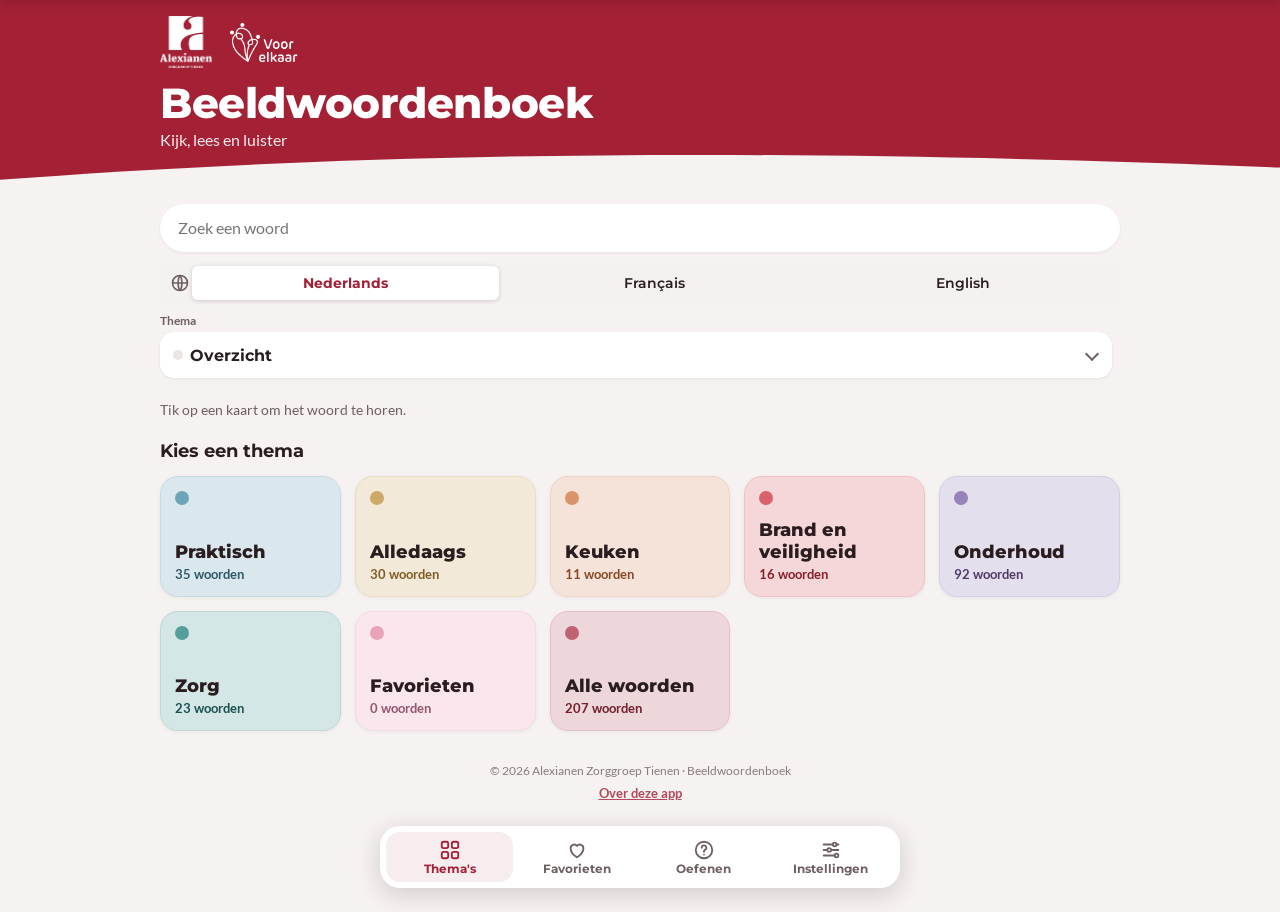
<file: index.html>
<!doctype html>
<html lang="nl" data-site="1">
<head>
<meta charset="utf-8">
<meta http-equiv="Content-Security-Policy" content="default-src 'self'; script-src 'self' 'sha256-Qb6pwYZi6vJoPMCQY2V7Xc53LhDkRSNo+FXHD5tPv6c='; style-src 'self' 'unsafe-inline'; img-src 'self' data: blob:; media-src 'self' blob:; font-src 'self'; connect-src 'self'; worker-src 'self'; manifest-src 'self'; object-src 'none'; base-uri 'none'; form-action 'none'">
<meta name="referrer" content="no-referrer">
<meta name="viewport" content="width=device-width,initial-scale=1,viewport-fit=cover">
<meta name="theme-color" content="#A32035">
<meta name="description" content="Foto's en pictogrammen met het Nederlandse woord en de uitspraak.">
<link rel="manifest" href="manifest.webmanifest">
<link rel="stylesheet" href="fonts/fonts.css">
<link rel="icon" href="icons/icon-192.png">
<link rel="apple-touch-icon" href="icons/apple-touch-icon.png">
<meta name="apple-mobile-web-app-capable" content="yes">
<meta name="apple-mobile-web-app-title" content="Beeldwoordenboek">
<style>:root{padding-top:env(safe-area-inset-top,0px);padding-bottom:env(safe-area-inset-bottom,0px)}body{margin:0}img{max-width:100%}[hidden]{display:none!important}</style>
</head>
<body>
<title>Beeldwoordenboek</title>
<style>
/* Layout: phone-first picture cards in a 2-column grid; tap a card for a full-screen word view with big play buttons. */
:root{
  --bg:#f3f5f7; --surface:#ffffff; --surface-2:#e8ecf0; --ink:#17212b; --muted:#5a6876; --line:#d3dae1;
  --accent:#1f4e79; --accent-ink:#ffffff; --focus:#e0a100;
  --fire:#c8202f; --exit:#00804a; --care:#0e7470; --daily:#b9862a; --maint:#6a4c9c; --prac:#2f7d9a; --kitchen:#c8642b; --other:#56606b;
  --font-display:"Lexend","Segoe UI",system-ui,sans-serif;
  --font-body:"Atkinson Hyperlegible","Segoe UI",system-ui,-apple-system,sans-serif;
  --r:14px;
}
@media (prefers-color-scheme: dark){:root:not([data-theme="light"]){
  --bg:#0f151b; --surface:#18212a; --surface-2:#222d38; --ink:#eef2f6; --muted:#9aa8b6; --line:#2e3a46;
  --accent:#7fb2e5; --accent-ink:#0b1824; --focus:#f2c14e; color-scheme:dark}}
:root[data-theme="dark"]{
  --bg:#0f151b; --surface:#18212a; --surface-2:#222d38; --ink:#eef2f6; --muted:#9aa8b6; --line:#2e3a46;
  --accent:#7fb2e5; --accent-ink:#0b1824; --focus:#f2c14e; color-scheme:dark}
*{box-sizing:border-box}
[hidden]{display:none!important}
html,body{background:var(--bg)}
body{color:var(--ink);font-family:var(--font-body);font-size:17px;line-height:1.45;padding-inline:16px;padding-block:0 96px}
button,input,select,textarea{font:inherit;color:inherit}
:focus-visible{outline:3px solid var(--focus);outline-offset:2px}
.wrap{max-width:960px;margin-inline:auto}
header.top{position:sticky;top:env(safe-area-inset-top,0px);z-index:5;background:var(--bg);padding-block:14px 10px;margin-inline:-16px;padding-inline:16px;border-bottom:1px solid var(--line)}
.brand{display:flex;align-items:center;justify-content:space-between;gap:12px}
.brand h1{font-family:var(--font-display);font-weight:700;font-size:1.35rem;margin:0;letter-spacing:-.01em}
.brand h1 small{display:block;font-family:var(--font-body);font-weight:400;font-size:.8rem;color:var(--muted);letter-spacing:0}
.icon-btn{border:1px solid var(--line);background:var(--surface);border-radius:999px;width:44px;height:44px;display:grid;place-items:center;cursor:pointer;flex:none}
.icon-btn svg{width:22px;height:22px}
.search{margin-top:10px;display:flex;gap:8px}
.search input{flex:1;min-width:0;border:1px solid var(--line);background:var(--surface);border-radius:12px;padding:10px 12px;font-size:1rem}
.chips{display:flex;gap:8px;overflow-x:auto;padding-block:10px 2px;scrollbar-width:none}
.chips::-webkit-scrollbar{display:none}
.chip{flex:none;border:1.5px solid var(--line);background:var(--surface);border-radius:999px;padding:7px 14px;font-weight:700;font-size:.92rem;cursor:pointer;display:flex;align-items:center;gap:7px}
.chip .dot{width:10px;height:10px;border-radius:3px;background:var(--c,var(--muted))}
.chip[aria-pressed="true"]{background:var(--ink);color:var(--bg);border-color:var(--ink)}
.langs{display:flex;align-items:center;gap:6px;margin-top:10px}
.langs svg{width:20px;height:20px;flex:none;color:var(--muted)}
.langs button{flex:1;min-width:0;border:1.5px solid var(--line);background:var(--surface);border-radius:10px;padding:7px 4px;font-weight:700;font-size:.9rem;cursor:pointer}
.langs button[aria-pressed="true"]{background:var(--accent);border-color:var(--accent);color:var(--accent-ink)}
.card .tr{display:block;margin-top:3px;font-size:.88rem;color:var(--muted);font-style:italic;line-height:1.25;overflow-wrap:break-word}
.lang-tabs{display:grid;grid-template-columns:repeat(3,1fr);gap:6px;background:var(--surface-2);padding:4px;border-radius:12px}
.lang-tabs button{border:none;background:transparent;border-radius:9px;padding:9px 4px;font-weight:700;cursor:pointer;min-height:44px}
.lang-tabs button[aria-selected="true"]{background:var(--surface);color:var(--accent);box-shadow:0 1px 3px rgba(0,0,0,.15)}
.lang-tabs button:disabled{opacity:.4;cursor:default}
.tr-p{color:var(--muted);font-style:italic}
.helper-tr{text-align:center;color:var(--muted);font-style:italic;margin:-6px 0 0;font-size:1.05rem}
.notice{margin-block:12px 0;font-size:.9rem;color:var(--muted)}
.notice b{color:var(--ink)}
.grid{display:grid;grid-template-columns:repeat(auto-fill,minmax(150px,1fr));gap:12px;margin-top:14px}
.card{background:var(--surface);border:1px solid var(--line);border-radius:var(--r);overflow:hidden;cursor:pointer;display:flex;flex-direction:column;text-align:left;padding:0;position:relative}
.card .pic{aspect-ratio:1/1;width:100%;max-width:100%;background:var(--surface-2);display:grid;place-items:center;overflow:hidden}
.card .pic img,.card .pic svg{width:100%;height:100%;object-fit:contain;display:block}
.card .pic{position:relative}
.card .pic img{position:absolute;inset:0;background:var(--surface)}
.card .label{padding:8px 10px 11px;border-top:4px solid var(--c,var(--muted))}
.card .w{display:block;font-family:var(--font-display);font-weight:600;font-size:1.05rem;line-height:1.2;min-width:0;hyphens:auto;overflow-wrap:break-word}
.card .w.long{font-size:.9rem;letter-spacing:-.01em}
.card .w .art{font-weight:500;color:var(--muted);font-size:.85em}
.card .say{position:absolute;right:8px;bottom:calc(100% + 8px);width:44px;height:44px;border-radius:50%;border:2px solid var(--surface);box-shadow:0 2px 6px rgba(0,0,0,.25);background:var(--accent);color:var(--accent-ink);display:grid;place-items:center;cursor:pointer}
.card .say svg{width:18px;height:18px}
.badge{position:absolute;top:8px;left:8px;background:var(--surface);color:var(--muted);font-size:.72rem;font-weight:700;padding:2px 7px;border-radius:6px;letter-spacing:.04em;text-transform:uppercase;border:1px solid var(--line)}
.empty{padding:28px 6px;color:var(--muted);text-align:center}
.grp{grid-column:1/-1;margin:14px 0 -2px;font-family:var(--font-display);font-size:1.1rem;font-weight:600;display:flex;align-items:center;gap:8px}
.grp:first-child{margin-top:0}
.grp::before{content:"";width:6px;height:1.1em;border-radius:3px;background:var(--c,var(--muted))}
.grp .n{color:var(--muted);font-weight:500;font-size:.85rem}
.chips.sub{padding-block:6px 0;flex-wrap:wrap;overflow:visible;gap:6px}
.chips.sub .chip{font-size:.85rem;padding:5px 12px;font-weight:600}
.fab{position:fixed;right:16px;bottom:calc(18px + env(safe-area-inset-bottom,0px));z-index:6;border:none;background:var(--accent);color:var(--accent-ink);border-radius:999px;padding:14px 20px;font-weight:700;font-size:1rem;display:flex;gap:8px;align-items:center;box-shadow:0 6px 18px rgba(0,0,0,.22);cursor:pointer}
.fab svg{width:20px;height:20px}
/* overlays */
.overlay{position:fixed;inset:0;z-index:20;background:var(--bg);overflow-y:auto;padding:calc(12px + env(safe-area-inset-top,0px)) 16px calc(24px + env(safe-area-inset-bottom,0px))}
.overlay .inner{max-width:560px;margin-inline:auto;display:flex;flex-direction:column;gap:14px}
.bar{display:flex;justify-content:space-between;align-items:center;gap:8px}
.bar h2{font-family:var(--font-display);font-size:1.15rem;margin:0}
.big-pic{border-radius:18px;overflow:hidden;background:var(--surface-2);aspect-ratio:1/1;width:100%;max-width:100%}
.big-pic img,.big-pic svg{width:100%;height:100%;object-fit:contain;display:block}
.big-pic{position:relative}
.big-pic img{position:absolute;inset:0;background:var(--surface)}
.big-word{hyphens:auto;font-family:var(--font-display);font-weight:700;font-size:clamp(2rem,9vw,3rem);line-height:1.1;text-align:center;margin:0;text-wrap:balance;overflow-wrap:anywhere}
.big-word .art{color:var(--muted);font-weight:500}
.theme-tag{align-self:center;font-size:.85rem;font-weight:700;color:var(--c);border:1.5px solid var(--c);border-radius:999px;padding:2px 12px}
.sentence{text-align:center;font-size:1.1rem;color:var(--ink);margin:0}
.play-row{display:grid;grid-template-columns:1fr 1fr;gap:10px}
.btn{border:1.5px solid var(--line);background:var(--surface);border-radius:12px;padding:12px 14px;font-weight:700;cursor:pointer;display:flex;align-items:center;justify-content:center;gap:8px;min-height:48px}
.btn svg{width:20px;height:20px;flex:none}
.btn.primary{background:var(--accent);border-color:var(--accent);color:var(--accent-ink)}
.btn.huge{min-height:64px;font-size:1.1rem}
.btn.danger{color:var(--fire);border-color:var(--fire)}
.btn:disabled{opacity:.5;cursor:default}
.play-row .wide{grid-column:1/-1}
.src{font-size:.85rem;color:var(--muted);text-align:center;margin:0}
.nav{display:flex;justify-content:space-between;gap:10px}
.nav .btn{flex:1}
/* form */
form{display:flex;flex-direction:column;gap:14px}
label.f{display:flex;flex-direction:column;gap:6px;font-weight:700;font-size:.95rem}
label.f .hint{font-weight:400;color:var(--muted);font-size:.85rem}
.f input[type=text],.f select,.f textarea{border:1px solid var(--line);background:var(--surface);border-radius:12px;padding:11px 12px;font-size:1rem;width:100%}
.photo-pick{border:2px dashed var(--line);border-radius:16px;background:var(--surface);aspect-ratio:4/3;max-width:100%;display:grid;place-items:center;overflow:hidden;cursor:pointer;color:var(--muted);text-align:center;padding:0}
.photo-pick img{width:100%;height:100%;object-fit:contain}
.seg{display:flex;gap:8px;flex-wrap:wrap}
.seg label{flex:1;min-width:70px}
.seg input{position:absolute;opacity:0;pointer-events:none}
.seg span{display:block;text-align:center;border:1.5px solid var(--line);border-radius:10px;padding:9px 6px;background:var(--surface);cursor:pointer;font-weight:700}
.seg input:checked+span{background:var(--ink);color:var(--bg);border-color:var(--ink)}
.seg input:focus-visible+span{outline:3px solid var(--focus)}
.row2{display:grid;grid-template-columns:1fr 1fr;gap:10px}
.audio-box{border:1px solid var(--line);border-radius:12px;padding:12px;background:var(--surface);display:flex;flex-direction:column;gap:10px}
.audio-box p{margin:0;font-size:.88rem;color:var(--muted)}
.hide-input{position:absolute;width:1px;height:1px;opacity:0;pointer-events:none}
.video-box{border-radius:16px;overflow:hidden;background:#000}
.video-box video{display:block;width:100%;max-width:100%;max-height:70vh}
.fav{position:absolute;top:6px;right:6px;z-index:1;width:40px;height:40px;border-radius:50%;border:1px solid var(--line);background:var(--surface);color:var(--muted);display:grid;place-items:center;cursor:pointer;padding:0}
.fav svg{width:22px;height:22px}
.fav[aria-pressed="true"]{color:var(--fire)}
.fav[aria-pressed="true"] svg path{fill:currentColor}
.bar .fav{position:static;width:48px;height:48px}
.chip .heart{width:14px;height:14px;color:var(--fire)}
.chip.quiz{background:var(--accent);border-color:var(--accent);color:var(--accent-ink)}
.chip.quiz svg{width:15px;height:15px}
.q-score{font-weight:700;color:var(--muted)}
.q-ask{text-align:center;font-family:var(--font-display);font-weight:600;font-size:1.2rem;margin:0}
.q-opts{display:flex;flex-direction:column;gap:10px}
.q-opt{border:2px solid var(--line);background:var(--surface);border-radius:14px;padding:14px;font-family:var(--font-display);font-weight:600;font-size:1.25rem;cursor:pointer;min-height:60px;text-align:center}
.q-opt .art{color:var(--muted);font-weight:500;font-size:.85em}
.q-opt.ok{border-color:var(--exit);background:color-mix(in srgb,var(--exit) 14%,var(--surface))}
.q-opt.bad{border-color:var(--fire);background:color-mix(in srgb,var(--fire) 12%,var(--surface))}
.q-opt:disabled{cursor:default;color:inherit}
.q-msg{text-align:center;font-weight:700;margin:0;min-height:1.5em}
.q-msg.ok{color:var(--exit)}.q-msg.bad{color:var(--fire)}
.vid-badge{position:absolute;top:8px;left:8px;background:var(--ink);color:var(--bg);font-size:.72rem;font-weight:700;padding:2px 7px;border-radius:6px;display:flex;gap:4px;align-items:center}
.vid-badge svg{width:10px;height:10px}
.err{color:var(--fire);font-weight:700;margin:0}
.confirm{border:1.5px solid var(--fire);border-radius:12px;padding:12px;display:flex;flex-direction:column;gap:10px}
.confirm p{margin:0}
.voice-list{display:flex;flex-direction:column;gap:8px}
.voice{display:flex;gap:10px;align-items:center;border:1.5px solid var(--line);border-radius:12px;padding:10px 12px;background:var(--surface);cursor:pointer}
.voice input{accent-color:var(--accent);width:20px;height:20px;flex:none}
.voice .vn{font-weight:700;overflow-wrap:anywhere;min-width:0}
.voice .vl{font-size:.82rem;color:var(--muted)}
.voice .tag{margin-left:auto;font-size:.72rem;font-weight:700;color:var(--exit);border:1px solid var(--exit);border-radius:6px;padding:1px 6px;flex:none}
input[type=range]{width:100%;accent-color:var(--accent)}
.toggle{display:flex;align-items:center;gap:10px;font-weight:700}
.toggle input{width:22px;height:22px;accent-color:var(--accent)}
.steps ol{margin:0;padding-left:1.3em;display:flex;flex-direction:column;gap:8px}
.toast{position:fixed;left:50%;transform:translateX(-50%);bottom:calc(84px + env(safe-area-inset-bottom,0px));background:var(--ink);color:var(--bg);padding:10px 16px;border-radius:10px;z-index:40;font-weight:700;max-width:calc(100% - 32px)}
@media (prefers-reduced-motion:no-preference){.card{transition:transform .12s}.card:active{transform:scale(.98)}}
@media (min-width:700px){.grid{grid-template-columns:repeat(auto-fill,minmax(190px,1fr))}}
/* Huisstijl Alexianen Zorggroep Tienen (zoals alexianentienen.be): wijnrood #A32035, Montserrat en Lato, rode banner met golf. Licht en donker. */
html:root:not(.x):not(.y){
  --rood:#A32035; --rood-donker:#7E1828; --rood-zacht:#F7ECEE; --rood-tekst:#A32035;
  --bg:#ffffff; --surface:#ffffff; --surface-2:#F4F1F1; --ink:#2A1D1F; --muted:#6E5F61; --line:#E6DADC; --onder:#5A6876;
  --accent:#A32035; --accent-ink:#ffffff; --focus:#A32035; --schaduw:rgba(42,29,31,.18);
  --font-display:"Montserrat","Segoe UI",Arial,sans-serif; --font-body:"Lato","Segoe UI",Arial,sans-serif;
  color-scheme:light}
/* donkere modus staat voorlopig uit (Johan, 24/11) */
html,body{background:var(--bg)}
html body .hero{background:var(--rood);color:#fff;margin-inline:-16px;padding:calc(16px + env(safe-area-inset-top,0px)) 16px 0;position:relative;overflow:hidden}
html body .hero .in{max-width:960px;margin-inline:auto;position:relative;z-index:1;padding-bottom:40px;display:grid;gap:14px}
html body .hero .logos{display:flex;align-items:center;gap:18px}
html body .hero .logos img{height:52px;width:auto;display:block}
html body .hero .logos img.ve{height:40px}
html body .hero .brand{display:flex;align-items:flex-end;justify-content:space-between;gap:12px}
html body .hero .brand h1{font-family:var(--font-display);font-weight:800;font-size:clamp(1.8rem,7vw,2.6rem);line-height:1.05;margin:0;color:#fff;letter-spacing:-.01em}
html body .hero .brand h1 small{display:block;font-family:var(--font-body);font-weight:400;font-size:1rem;color:#fff;opacity:.92;margin-top:6px;white-space:pre-line}
html body .hero .icon-btn{background:rgba(255,255,255,.18);border:0;color:#fff}
html body .hero .golf{position:absolute;left:0;right:0;bottom:-1px;width:100%;height:46px;display:block}
html body .hero .golf path{fill:var(--bg)}
html body header.top{background:var(--bg);border-bottom:1px solid var(--line);padding-block:6px 10px}
html body .search input{border:0;border-bottom:1.5px solid var(--onder);border-radius:6px 6px 0 0;background:var(--surface);padding:10px 4px}
html body .search input:focus{outline:none;border-bottom-color:var(--rood-tekst)}
html body .langs{background:var(--surface-2);border-radius:8px;padding:4px;gap:2px}
html body .langs svg{color:var(--muted);margin-left:6px}
html body .langs button{border:0;background:transparent;border-radius:6px;color:var(--ink);font-family:var(--font-display);font-size:.88rem;font-weight:600}
html body .langs button[aria-pressed="true"]{background:var(--surface);color:var(--rood-tekst);font-weight:700;box-shadow:0 1px 4px var(--schaduw)}
/* keuzelijsten voor thema en groep */
html body .filters{display:grid;grid-template-columns:1fr auto;gap:8px;align-items:end;padding-top:10px}
html body .filters .dd-g{grid-column:1/-1}
html body .dd{display:grid;gap:3px;min-width:0;position:relative}
html body .dd-l{font-size:.78rem;font-weight:700;color:var(--muted);white-space:pre-line;line-height:1.2}
html body .dd select{appearance:none;-webkit-appearance:none;width:100%;min-width:0;font:700 .98rem var(--font-display);color:var(--ink);background:var(--surface);border:1.5px solid var(--line);border-left:6px solid var(--c,var(--line));border-radius:6px;padding:10px 38px 10px 12px;min-height:46px;cursor:pointer;text-overflow:ellipsis}
html body .dd select:focus-visible{outline:3px solid var(--focus);outline-offset:1px}
html body .dd::after{content:"";position:absolute;right:15px;bottom:19px;width:8px;height:8px;border-right:2.5px solid var(--muted);border-bottom:2.5px solid var(--muted);transform:rotate(45deg);pointer-events:none}
html body .dd select option{color:var(--ink);background:var(--surface)}
html body .quiz-btn{min-height:46px;border:1.5px solid var(--rood-tekst);background:var(--surface);color:var(--rood-tekst);border-radius:6px;padding:8px 14px;font:700 .95rem var(--font-display);display:flex;align-items:center;gap:7px;cursor:pointer}
html body .quiz-btn svg{width:16px;height:16px}
/* vertaling onder het Nederlands */
html body .btn,html body .grp,html body .notice,html body .empty,html body .theme-tag,html body h2,html body .toast,html body .fab,html body label,html body .s-help,html body .q-title{white-space:pre-line}
html body .grp{display:block;justify-self:start;background:var(--rood);color:#fff;font-family:var(--font-display);font-weight:700;font-size:1rem;padding:6px 14px;margin-top:20px;width:fit-content;max-width:100%;line-height:1.3;border-radius:6px}
html body .grp::before{display:none}
html body .grp .n{color:#fff;opacity:.8;font-weight:700;margin-left:4px}
html body .card{border-color:var(--line);border-radius:10px;background:var(--surface)}
html body .card .w{font-family:var(--font-display);font-weight:700}
html body .card .say{background:var(--surface);color:var(--rood-tekst);border:1.5px solid var(--line);box-shadow:0 2px 8px var(--schaduw)}
html body .big-word,html body .btn,html body .fab{font-family:var(--font-display)}
html body .btn{border-radius:6px}
html body .btn.primary{background:var(--rood);color:#fff;border-color:var(--rood);text-transform:uppercase;letter-spacing:.03em}
html body .btn.primary:hover{background:var(--rood-donker)}
html body .fab{border-radius:6px;background:var(--rood);color:#fff;border:2px solid var(--rood)}
html body .lang-tabs button[aria-selected="true"]{color:var(--rood-tekst)}
html body .notice{color:var(--muted)}
/* ===== Voorbeeld: frisser uitzicht ===== */
html:root:not(.x):not(.y){--bg:#F6F2F1;--line:#ECE4E3;--card-r:18px}
html body{background:var(--bg);padding-bottom:110px}
html body .search input{background:#fff;border:0;border-radius:999px;padding:12px 18px;box-shadow:0 1px 3px rgba(42,29,31,.08)}
html body .dd select{border:0;border-left:0;border-radius:14px;box-shadow:0 1px 3px rgba(42,29,31,.08);padding-left:30px}
html body .dd::before{content:"";position:absolute;left:13px;bottom:18px;width:10px;height:10px;border-radius:50%;background:var(--c,var(--line));z-index:1;pointer-events:none}
html body .dd{position:relative}
html body .quiz-btn{display:none}
html body .grid{gap:14px}
html body .card{border:0;border-radius:var(--card-r);box-shadow:0 2px 10px rgba(42,29,31,.07);overflow:hidden;transition:transform .15s ease}
html body .card:active{transform:scale(.97)}
html body .card .pic{background:#fff}
html body .card .pic img{object-fit:cover;width:100%;height:100%}
html body .card .label{border-top:0;padding:12px 12px 13px}
html body .card .label::before{content:"";position:absolute;left:12px;top:0;width:28px;height:3px;border-radius:3px;background:var(--c)}
html body .card .w{font-weight:600}
html body .card .say{border:0;box-shadow:0 2px 8px rgba(42,29,31,.22)}
html body .card .say:active{background:var(--rood);color:#fff}
html body .grp{background:transparent;color:var(--ink);padding:0;font-size:1.15rem;font-weight:700;margin-top:18px;border:0}
/* smalle rode balk bij het scrollen */
.mini{position:fixed;top:0;left:0;right:0;z-index:15;height:54px;background:var(--rood);color:#fff;display:flex;align-items:center;gap:10px;padding:0 16px;transform:translateY(-100%);transition:transform .2s;box-shadow:0 2px 10px rgba(0,0,0,.15)}
.mini img{height:30px;width:auto}
.mini b{font:800 1.1rem var(--font-display)}
body.scrolled .mini{transform:none}
/* tegels per thema */
.tiles{display:grid;grid-template-columns:repeat(auto-fill,minmax(150px,1fr));gap:14px;grid-column:1/-1}
.tile{position:relative;border:0;padding:0;border-radius:var(--card-r);overflow:hidden;aspect-ratio:1/1.05;cursor:pointer;background:var(--c);box-shadow:0 2px 10px rgba(42,29,31,.1);text-align:left;color:#fff;transition:transform .15s}
.tile:active{transform:scale(.97)}
.tile img{position:absolute;inset:0;width:100%;height:100%;object-fit:cover}
.tile::after{content:"";position:absolute;inset:0;background:linear-gradient(to top,rgba(0,0,0,.72) 0%,rgba(0,0,0,.15) 55%,rgba(0,0,0,0) 75%)}
.tile span{position:absolute;left:14px;right:12px;bottom:12px;z-index:1;display:grid;gap:2px}
.tile b{font:800 1.12rem/1.15 var(--font-display);white-space:pre-line}
.tile small{font:600 .82rem var(--font-body);opacity:.9}
.tile .dot{position:absolute;top:12px;left:12px;z-index:1;width:12px;height:12px;border-radius:50%;background:var(--c);border:2px solid #fff}
.tiles-h{grid-column:1/-1;margin:4px 0 0;font:700 1.15rem var(--font-display);white-space:pre-line}
/* menubalk onderaan */
.tabbar{position:fixed;left:12px;right:12px;bottom:calc(12px + env(safe-area-inset-bottom,0px));z-index:25;display:grid;grid-template-columns:repeat(4,1fr);background:#fff;border-radius:20px;box-shadow:0 6px 24px rgba(42,29,31,.18);padding:6px;max-width:520px;margin-inline:auto}
.tabbar button{border:0;background:transparent;border-radius:14px;padding:7px 2px 6px;display:grid;justify-items:center;gap:2px;font:700 .72rem var(--font-display);color:var(--muted);cursor:pointer;line-height:1.15}
.tabbar svg{width:22px;height:22px}
.tabbar button[aria-current="true"]{color:var(--rood);background:var(--rood-zacht)}
html body header.top{position:relative;top:0;border-bottom:0}
html body .grp .n{color:var(--muted);opacity:1}
/* tegels zonder foto, pastelkleur van het thema */
.tile{background:color-mix(in srgb,var(--c) 18%,#fff);color:var(--ink);box-shadow:0 1px 4px rgba(42,29,31,.06);aspect-ratio:auto;min-height:120px;border:1px solid color-mix(in srgb,var(--c) 28%,#fff)}
.tile::after{display:none}
.tile img{display:none}
.tile b{font-size:1.2rem}
.tile small{color:color-mix(in srgb,var(--c) 60%,var(--ink));opacity:1}
.tile .dot{border:0;width:14px;height:14px;background:color-mix(in srgb,var(--c) 70%,#fff)}
html body .fab{bottom:calc(96px + env(safe-area-inset-bottom,0px))}
html body .overlay{padding-bottom:calc(100px + env(safe-area-inset-bottom,0px))}
html body .tile{display:flex;flex-direction:column;align-items:flex-start;gap:14px;padding:14px;aspect-ratio:auto;min-height:120px}
html body .tile .dot{position:static;flex:none}
html body .tile span{position:static;margin-top:auto;display:grid;gap:3px;width:100%}
html body .tile b{font-size:1.15rem;line-height:1.2;overflow-wrap:anywhere;hyphens:auto}
html body .tile em{font:600 .92rem/1.2 var(--font-body);font-style:normal;color:var(--muted)}
html body .copy{margin:32px 0 0;text-align:center;font:500 .75rem var(--font-body);color:var(--muted);opacity:.8}
/* hele foto zichtbaar, met ronde hoeken */
html body .card .pic{background:#fff;padding:10px 10px 0}
html body .card .pic img{position:static;inset:auto;width:auto;height:auto;max-width:100%;max-height:100%;object-fit:contain;border-radius:12px;background:transparent}
html body #btn-settings{display:none}
html body .hero h1,html body .mini{cursor:pointer}
.inst{display:flex;gap:12px;align-items:flex-start;background:#fff;border-radius:18px;box-shadow:0 2px 10px rgba(42,29,31,.08);padding:14px;margin:6px 0 16px;border-left:5px solid var(--rood)}
.inst-ico img{width:44px;height:44px;border-radius:10px;display:block}
.inst-t{flex:1;min-width:0;display:grid;gap:3px}
.inst-t b{font:800 1.02rem/1.2 var(--font-display);white-space:pre-line}
.inst-t span{font-size:.9rem;line-height:1.35;color:var(--muted);white-space:pre-line}
.inst-t ol{margin:6px 0 0;padding-left:20px;font-size:.92rem;line-height:1.45;white-space:pre-line}
.inst-b{display:grid;gap:8px;justify-items:end}
.inst-b .btn{padding:9px 12px;font-size:.85rem;white-space:nowrap}
.inst-x{border:0;background:transparent;color:var(--muted);font-size:1rem;cursor:pointer;padding:2px 6px}
.inst-link{border:0;background:transparent;color:var(--rood);font:700 .8rem var(--font-body);text-decoration:underline;cursor:pointer;margin-top:6px}
@media (max-width:420px){.inst{flex-wrap:wrap}.inst-b{grid-auto-flow:column;align-items:center;width:100%;justify-content:space-between}.inst-ico{display:none}}
html body .about h2{font:800 1.6rem var(--font-display);margin:14px 0 6px}
html body .about .ab-lead{font-size:1.02rem;line-height:1.5;margin:0 0 14px}
html body .ab-card{background:#fff;border-radius:16px;box-shadow:0 1px 6px rgba(42,29,31,.07);padding:14px 16px;margin:0 0 12px}
html body .ab-card h3{font:800 1rem var(--font-display);color:var(--rood);margin:0 0 6px}
html body .ab-card p{margin:0 0 8px;line-height:1.5;font-size:.95rem}
html body .ab-card p:last-child{margin-bottom:0}
html body .ab-foot{text-align:center;color:var(--muted);font-size:.8rem;margin:18px 0 0}
html body .ab-people{list-style:none;margin:6px 0 4px;padding:0;display:grid;gap:8px}
html body .ab-people li{display:grid;gap:1px;font-size:.95rem}
html body .ab-people a{color:var(--rood);overflow-wrap:anywhere}
html body .ab-empty{color:var(--muted);font-size:.9rem}
html body #ab-edit-btn{margin-top:8px}
html body .ab-row{display:grid;grid-template-columns:1fr 1.3fr auto;gap:6px;margin:0 0 8px}
html body .ab-row input{min-width:0;font:inherit;font-size:.92rem;padding:9px 10px;border:1.5px solid var(--line);border-radius:8px;background:#fff;color:var(--ink)}
html body .ab-del{border:0;background:transparent;color:var(--muted);cursor:pointer;font-size:1rem;padding:0 6px}
html body #ab-edit .row2{display:grid;grid-template-columns:1fr 1fr;gap:8px;margin-top:10px}
html body #ab-edit .notice{margin:8px 0 0;font-size:.8rem}
@media (max-width:420px){html body .ab-row{grid-template-columns:1fr auto}html body .ab-row input[type=email]{grid-column:1}html body .ab-row .ab-del{grid-row:1/3;grid-column:2}}
html body .card .pic{container-type:inline-size}
html body .card .pic img{max-height:calc(100cqw - 10px)}
html body .tabbar{grid-template-columns:none;grid-auto-flow:column;grid-auto-columns:1fr}
html body .vt h2{font:800 1.6rem var(--font-display);margin:6px 0 0}
html body .vt .bar{display:flex;align-items:center;justify-content:space-between}
html body .vt-badge{font:700 .75rem var(--font-display);color:var(--rood);background:var(--rood-zacht);border-radius:999px;padding:4px 10px}
html body .vt-langs{display:grid;grid-template-columns:1fr auto 1fr;gap:8px;align-items:center}
html body .vt-langs .dd select{width:100%;padding-left:14px}
html body .vt-langs .dd::before{display:none}
html body .vt-swap{border:0;background:#fff;border-radius:999px;width:44px;height:44px;display:grid;place-items:center;box-shadow:0 1px 3px rgba(42,29,31,.12);color:var(--rood);cursor:pointer}
html body .vt-swap svg{width:22px;height:22px}
html body #vt-in{font:inherit;font-size:1.05rem;line-height:1.45;border:0;border-radius:16px;padding:14px 16px;background:#fff;box-shadow:0 1px 3px rgba(42,29,31,.08);resize:vertical;min-height:110px;color:var(--ink)}
html body .vt-status{margin:0;color:var(--muted);font-size:.92rem;min-height:1em}
html body .vt-out{background:#fff;border-radius:16px;box-shadow:0 2px 10px rgba(42,29,31,.07);padding:16px;display:grid;gap:12px;border-left:4px solid var(--rood)}
html body .vt-out p{margin:0;font-size:1.2rem;line-height:1.45;white-space:pre-wrap}
html body .vt-out .btn{justify-self:start}
html body .vt-out .btn svg{width:18px;height:18px}
html body .vt-via{margin:-6px 0 10px;color:var(--muted);font-size:.78rem}
html body .vt-note{margin:4px 0 0;color:var(--muted);font-size:.82rem;line-height:1.45}
html body .sr{position:absolute;width:1px;height:1px;overflow:hidden;clip:rect(0 0 0 0)}
.badge.soort{background:var(--rood-zacht);color:var(--rood);border-color:transparent;z-index:1}
.v-tags{display:flex;flex-wrap:wrap;gap:8px;align-items:center}
.soort-tag{display:inline-block;background:var(--rood-zacht);color:var(--rood);font:700 .8rem var(--font-display);padding:4px 10px;border-radius:99px;white-space:pre-line}
.oe-blk.oe-uitz{border-left:4px solid var(--rood,#A32035);background:var(--rood-zacht,#F7ECEE);border-radius:10px;padding:10px 12px}
/* oefenen */
.oe-title{flex:1;margin:0;font:800 1.2rem var(--font-display);text-align:center}
.oe-title .oe-tr{font-size:.75rem}
.oe-body{display:flex;flex-direction:column;gap:14px}
.oe-nl{display:block}
.oe-tr{display:block;color:var(--muted);font-style:italic;font-weight:400;font-size:.88em;margin-top:3px}
.oe-th span .oe-tr{display:inline;margin-left:6px}.oe-th span .oe-nl{display:inline}
.oe-h{margin:6px 0 0;font:700 1.15rem var(--font-display)}
.oe-muted{margin:0;color:var(--muted);font-size:.9rem}
.oe-quiz{border:0;border-radius:var(--card-r,14px);background:var(--rood);color:#fff;text-align:left;padding:16px;cursor:pointer;display:grid;gap:4px;font:inherit}
.oe-quiz b{font:800 1.2rem var(--font-display)}.oe-quiz .oe-tr,.oe-quiz small{color:#fbe3e7}
.oe-tiles{display:grid;grid-template-columns:1fr 1fr;gap:12px}
.oe-tile{border:1px solid var(--line);background:var(--surface);border-radius:var(--card-r,14px);padding:14px;text-align:left;cursor:pointer;display:flex;flex-direction:column;gap:6px;color:var(--ink);font:inherit}
.oe-tile b{font:700 1rem var(--font-display)}.oe-tile small{color:var(--muted);font-size:.85rem}
.oe-tile.oe-mix{grid-column:1/-1;background:var(--rood-zacht);border-color:color-mix(in srgb,var(--rood) 30%,#fff)}
.oe-tile:disabled{opacity:.5;cursor:default}
.oe-lessons{display:flex;flex-direction:column;gap:10px}
.oe-lesson{display:flex;gap:14px;align-items:flex-start;text-align:left;background:var(--surface);border:1px solid var(--line);border-radius:var(--card-r,14px);padding:14px 16px;font:inherit;color:var(--ink);cursor:pointer}
.oe-lesson b{display:block;font:700 1rem var(--font-display)}.oe-lesson small{display:block;color:var(--muted);font-size:.85rem;margin-top:4px}
.oe-num{flex:none;width:32px;height:32px;border-radius:99px;background:var(--rood);color:#fff;display:grid;place-items:center;font:800 1rem var(--font-display)}
.oe-meta{display:flex;justify-content:space-between;gap:10px;color:var(--muted);font-size:.88rem}
.oe-meta .oe-tr{display:none}
.oe-bar{height:8px;background:var(--line);border-radius:99px;overflow:hidden}.oe-bar i{display:block;height:100%;background:var(--rood);transition:width .3s}
.oe-card{background:var(--surface);border-radius:var(--card-r,16px);padding:18px;display:flex;flex-direction:column;gap:16px}
.oe-kind{margin:0;font:700 .75rem var(--font-display);letter-spacing:.08em;text-transform:uppercase;color:var(--rood)}
.oe-kind .oe-tr{text-transform:none;letter-spacing:0}
.oe-q{margin:0;font:700 1.2rem var(--font-display);text-wrap:balance}
.oe-pic{width:100%;max-width:220px;aspect-ratio:1;margin:0 auto;border-radius:12px;overflow:hidden;background:#fff}
.oe-pic img{width:100%;height:100%;object-fit:contain;display:block}
.oe-gap{display:inline-block;min-width:4.5em;border-bottom:3px solid var(--rood);text-align:center;color:var(--rood)}
.oe-rule{background:var(--surface-2);border-radius:12px;padding:10px 14px}
.oe-rule summary{cursor:pointer;font-weight:700;color:var(--rood)}.oe-rule summary .oe-nl,.oe-rule summary .oe-tr{display:inline}.oe-rule summary .oe-tr{margin-left:6px}
.oe-rule p{margin:8px 0 0}
.oe-link{background:none;border:0;padding:8px 0 0;color:var(--rood);font:inherit;font-weight:700;text-decoration:underline;cursor:pointer;text-align:left}
.oe-line{min-height:58px;border:2px dashed var(--line);border-radius:12px;padding:8px;display:flex;flex-wrap:wrap;gap:8px;align-items:center}
.oe-line:empty::before{content:attr(data-hint);white-space:pre-line;color:var(--muted);font-size:.9rem;padding-left:4px}
.oe-pool{display:flex;flex-wrap:wrap;gap:8px;justify-content:center}
.oe-w{background:var(--rood-zacht);color:var(--ink);border:0;border-radius:10px;padding:10px 14px;font:700 1.05rem var(--font-body);cursor:pointer}
.oe-line .oe-w{background:var(--rood);color:#fff}
.oe-w.oe-p{min-width:48px;font-size:1.3rem;padding:6px 14px}
.oe-pool .oe-w.oe-p{background:var(--surface-2)}
.oe-line .oe-w.ok{background:var(--exit,#2f7d4f)}
.oe-opts{display:grid;gap:10px}.oe-opts.two{grid-template-columns:1fr 1fr}.oe-opts.pics{grid-template-columns:repeat(3,minmax(0,1fr))}
.oe-opt{background:var(--surface);border:2px solid var(--line);border-radius:12px;padding:14px;font:700 1.1rem var(--font-display);cursor:pointer;color:var(--ink);min-height:54px}
.oe-opts.pics .oe-opt{padding:8px;font-size:.9rem;overflow-wrap:anywhere}
.oe-opt img{width:100%;aspect-ratio:1;object-fit:contain;display:block;margin-bottom:6px}
.oe-opt.ok{border-color:var(--exit,#2f7d4f);background:color-mix(in srgb,var(--exit,#2f7d4f) 14%,var(--surface))}
.oe-opt.bad{border-color:var(--fire,#b3261e);background:color-mix(in srgb,var(--fire,#b3261e) 12%,var(--surface))}
.oe-fb{border-radius:12px;padding:12px 14px;display:flex;gap:10px;align-items:flex-start}
.oe-fb.ok{background:color-mix(in srgb,var(--exit,#2f7d4f) 14%,var(--surface));color:color-mix(in srgb,var(--exit,#2f7d4f) 80%,#000)}
.oe-fb.bad{background:color-mix(in srgb,var(--fire,#b3261e) 12%,var(--surface));color:color-mix(in srgb,var(--fire,#b3261e) 85%,#000)}
.oe-fb p{margin:0;flex:1}.oe-say{display:block;color:var(--ink);font-weight:700;margin-top:4px}
.oe-listen{background:var(--surface);color:var(--rood);border:1.5px solid var(--line);border-radius:99px;width:44px;height:44px;cursor:pointer;flex:none;display:grid;place-items:center}
.oe-listen svg{width:20px;height:20px}
.oe-why{background:var(--surface-2);border-left:4px solid var(--rood);border-radius:4px 12px 12px 4px;padding:10px 14px}
.oe-why p{margin:6px 0 0}.oe-why .oe-lbl{margin:0;font:700 .75rem var(--font-display);letter-spacing:.06em;text-transform:uppercase;color:var(--muted)}
.oe-why .oe-lbl .oe-nl,.oe-why .oe-lbl .oe-tr{display:inline}.oe-why .oe-lbl .oe-tr{margin-left:6px;text-transform:none;letter-spacing:0}
.oe-end{text-align:center;align-items:center}.oe-end .btn{width:100%}
.oe-score{margin:0;font:800 3rem var(--font-display);color:var(--rood);font-variant-numeric:tabular-nums}
.oe-blk{display:flex;flex-direction:column;gap:10px;border-top:1px solid var(--line);padding-top:14px}
.oe-blk h4{margin:0;font:700 1rem var(--font-display);color:var(--rood)}.oe-blk p{margin:0}
.oe-exs{display:flex;flex-direction:column;gap:8px}
.oe-exr{display:flex;gap:12px;align-items:center;background:var(--surface-2);border-radius:12px;padding:8px 10px}
.oe-exr img{width:56px;height:56px;object-fit:contain;background:#fff;border-radius:8px;flex:none}
.oe-exr p{flex:1;min-width:0;margin:0}.oe-exr b{display:block}
.oe-tw{overflow-x:auto}
.oe-tw table{border-collapse:collapse;width:100%;font-size:.95rem}
.oe-tw th{text-align:left;font:700 .8rem var(--font-display);color:var(--muted);padding:6px 8px;border-bottom:2px solid var(--line);vertical-align:bottom}
.oe-tw td{padding:8px;border-bottom:1px solid var(--line)}.oe-tw td.hi{color:var(--rood);font-weight:700}
.oe-tip{margin:0;background:var(--rood-zacht);border-radius:10px;padding:10px 14px;font-size:.95rem}
.oe-tip::before{content:"Tip";display:block;font:700 .75rem var(--font-display);letter-spacing:.06em;text-transform:uppercase;color:var(--rood);margin-bottom:2px}
@media (prefers-reduced-motion:reduce){.oe-bar i{transition:none}}

</style>

<div class="hero"><div class="in">
  <div class="logos"><img src="[data-uri]" alt="Alexianen Zorggroep Tienen"><img class="ve" src="[data-uri]" alt="Voor elkaar"></div>
    <div class="brand">
      <h1>Beeldwoordenboek<small>Kijk, lees en luister</small></h1>
      <button class="icon-btn" id="btn-settings" aria-label="Instellingen voor de stem">
        <svg viewBox="0 0 24 24" fill="none" stroke="currentColor" stroke-width="2" stroke-linecap="round"><path d="M4 6h10M18 6h2M4 12h4M12 12h8M4 18h12M20 18h0"/><circle cx="16" cy="6" r="2"/><circle cx="10" cy="12" r="2"/><circle cx="18" cy="18" r="2"/></svg>
      </button>
    </div>
</div>
<svg class="golf" viewBox="0 0 1440 120" preserveAspectRatio="none" aria-hidden="true"><path d="M0,120 L0,96 C320,40 760,0 1440,64 L1440,120 Z"/></svg></div>
<div class="mini" aria-hidden="true"><img src="[data-uri]" alt=""><b>Beeldwoordenboek</b></div>
<div class="wrap" lang="nl">
  <header class="top">
    <div class="search"><input id="q" type="text" inputmode="search" placeholder="Zoek een woord" aria-label="Zoek een woord" autocomplete="off"></div>
    <div class="langs" role="group" aria-label="Vertaling tonen">
      <svg viewBox="0 0 24 24" fill="none" stroke="currentColor" stroke-width="2" aria-hidden="true"><circle cx="12" cy="12" r="9"/><path d="M3 12h18M12 3c3 3.5 3 14.5 0 18M12 3c-3 3.5-3 14.5 0 18"/></svg>
      <button data-help="nl" lang="nl">Nederlands</button><button data-help="fr" lang="fr">Français</button><button data-help="en" lang="en">English</button>
    </div>
    <div class="filters" id="chips" role="group" aria-label="Thema's">
      <label class="dd dd-t" id="dd-theme"><span class="dd-l" id="l-theme">Thema</span><select id="f-theme"></select></label>
      <button type="button" class="quiz-btn" id="btn-quiz"><svg viewBox="0 0 24 24" fill="none" stroke="currentColor" stroke-width="2.4" stroke-linecap="round" aria-hidden="true"><circle cx="12" cy="12" r="9"/><path d="M9.5 9.5a2.5 2.5 0 1 1 3.5 2.3c-.6.3-1 .8-1 1.5v.7M12 17h0"/></svg>Quiz</button>
      <label class="dd dd-g" id="subchips" hidden><span class="dd-l" id="l-group">Groep</span><select id="f-group"></select></label>
    </div>
  </header>
  <p class="notice" id="notice"></p>
  <div class="inst" id="inst" hidden></div>
  <div class="grid" id="grid" aria-live="polite"></div>
  <p class="copy">© 2026 Alexianen Zorggroep Tienen · Beeldwoordenboek<br><button class="inst-link" id="about-link">Over deze app</button> <button class="inst-link" id="inst-link" hidden>Installeer als app</button></p>
</div>
<nav class="tabbar" id="tabbar"><button data-tab="home"><svg viewBox="0 0 24 24" fill="none" stroke="currentColor" stroke-width="2" stroke-linejoin="round"><rect x="3" y="3" width="7" height="7" rx="2"/><rect x="14" y="3" width="7" height="7" rx="2"/><rect x="3" y="14" width="7" height="7" rx="2"/><rect x="14" y="14" width="7" height="7" rx="2"/></svg><span>Thema's</span></button><button data-tab="fav"><svg viewBox="0 0 24 24" fill="none" stroke="currentColor" stroke-width="2" stroke-linejoin="round"><path d="M12 20s-7-4.5-7-10a4 4 0 0 1 7-2.6A4 4 0 0 1 19 10c0 5.5-7 10-7 10z"/></svg><span>Favorieten</span></button><button data-tab="quiz"><svg viewBox="0 0 24 24" fill="none" stroke="currentColor" stroke-width="2" stroke-linecap="round"><circle cx="12" cy="12" r="9"/><path d="M9.5 9.5a2.5 2.5 0 1 1 3.5 2.3c-.6.3-1 .8-1 1.5v.7M12 17h0"/></svg><span>Oefenen</span></button><button data-tab="vt" id="tab-vt" hidden><svg viewBox="0 0 24 24" fill="none" stroke="currentColor" stroke-width="2" stroke-linecap="round" stroke-linejoin="round"><path d="M3 5h9M7.5 3v2M5 5c.5 3 2.5 5.5 5.5 7M10 5c-.7 3.5-3 6-6 7.5"/><path d="M12.5 21l4-10 4 10M14 17.5h5"/></svg><span>Vertaal</span></button><button data-tab="set"><svg viewBox="0 0 24 24" fill="none" stroke="currentColor" stroke-width="2" stroke-linecap="round"><path d="M4 6h10M18 6h2M4 12h4M12 12h8M4 18h12"/><circle cx="16" cy="6" r="2"/><circle cx="10" cy="12" r="2"/><circle cx="18" cy="18" r="2"/></svg><span>Instellingen</span></button></nav>
<button class="fab" id="btn-add" hidden>
  <svg viewBox="0 0 24 24" fill="none" stroke="currentColor" stroke-width="2.6" stroke-linecap="round"><path d="M12 5v14M5 12h14"/></svg>Woord toevoegen
</button>

<!-- word view -->
<section lang="nl" class="overlay" id="view" hidden aria-modal="true" role="dialog" aria-labelledby="v-word">
  <div class="inner">
    <div class="bar">
      <button class="btn" id="v-close"><svg viewBox="0 0 24 24" fill="none" stroke="currentColor" stroke-width="2.4" stroke-linecap="round"><path d="M15 5l-7 7 7 7"/></svg>Terug</button>
      <span style="display:flex;gap:8px"><button class="btn" id="v-edit" hidden>Bewerken</button><button class="fav" id="v-fav" aria-pressed="false" aria-label="Favoriet"></button></span>
    </div>
    <div class="big-pic" id="v-pic"></div>
    <div class="lang-tabs" role="tablist" aria-label="Taal">
      <button role="tab" data-vl="nl" lang="nl">Nederlands</button><button role="tab" data-vl="fr" lang="fr">Français</button><button role="tab" data-vl="en" lang="en">English</button>
    </div>
    <span class="v-tags"><span class="theme-tag" id="v-theme"></span><span class="soort-tag" id="v-soort" hidden></span></span>
    <h2 class="big-word" id="v-word"></h2>
    <p class="helper-tr" id="v-helper" hidden></p>
    <p class="sentence" id="v-sentence"></p>
    <div class="play-row">
      <button class="btn primary huge wide" id="v-play"><svg viewBox="0 0 24 24" fill="currentColor"><path d="M4 9v6h4l5 4V5L8 9H4z"/><path d="M16 8.5a5 5 0 010 7M18.5 6a8.5 8.5 0 010 12" fill="none" stroke="currentColor" stroke-width="2" stroke-linecap="round"/></svg>Luister</button>
      <button class="btn" id="v-slow"><svg viewBox="0 0 24 24" fill="none" stroke="currentColor" stroke-width="2" stroke-linecap="round"><circle cx="12" cy="13" r="8"/><path d="M12 9v4l2 2M9 2h6"/></svg>Langzaam</button>
      <button class="btn" id="v-say-sentence"><svg viewBox="0 0 24 24" fill="none" stroke="currentColor" stroke-width="2" stroke-linecap="round"><path d="M4 6h16M4 12h16M4 18h10"/></svg>Zin</button>
    </div>
    <div id="v-video-wrap" hidden>
      <div class="video-box"><video id="v-video" controls playsinline preload="metadata"></video></div>
    </div>
    <p class="src" id="v-src"></p>
    <p class="oe-tip" id="v-tip" hidden></p>
    <button class="btn" id="v-oef" hidden><svg viewBox="0 0 24 24" fill="none" stroke="currentColor" stroke-width="2" stroke-linecap="round" stroke-linejoin="round"><path d="M4 19.5V5a2 2 0 0 1 2-2h12v16H6a2 2 0 0 0-2 2.5zM8 7h6M8 11h4"/></svg>Oefen dit woord</button>
    <div class="confirm" id="v-hide-confirm" hidden>
      <p>Dit voorbeeld verdwijnt voor iedereen die de app gebruikt.</p>
      <div class="row2"><button type="button" class="btn" id="v-hide-no">Niet verwijderen</button><button type="button" class="btn danger" id="v-hide-yes">Ja, verwijderen</button></div>
    </div>
    <div class="nav">
      <button class="btn" id="v-prev">Vorige</button>
      <button class="btn" id="v-next">Volgende</button>
    </div>
  </div>
</section>

<!-- add / edit -->
<section class="overlay" id="editor" hidden aria-modal="true" role="dialog" aria-labelledby="e-title">
  <div class="inner">
    <div class="bar">
      <h2 id="e-title">Woord toevoegen</h2>
      <button class="btn" id="e-cancel">Annuleren</button>
    </div>
    <form id="e-form" novalidate>
      <input type="file" id="e-photo" accept="image/*" class="hide-input" tabindex="-1">
      <button type="button" class="photo-pick" id="e-photo-btn"><span>Tik om een foto te maken<br>of een afbeelding te kiezen</span></button>
      <label class="f">Woord in het Nederlands
        <input type="text" id="e-word" autocomplete="off" autocapitalize="off" placeholder="bijvoorbeeld brandblusser">
      </label>
      <div class="f"><span style="font-weight:700;font-size:.95rem">Lidwoord</span>
        <div class="seg" role="radiogroup" aria-label="Lidwoord">
          <label><input type="radio" name="art" value="de" checked><span>de</span></label>
          <label><input type="radio" name="art" value="het"><span>het</span></label>
          <label><input type="radio" name="art" value=""><span>geen</span></label>
        </div>
      </div>
      <div class="f"><span style="font-weight:700;font-size:.95rem">Soort <span class="hint">Een woord is een ding (de kam). Een handeling is iets wat je doet (bloeddruk meten). Een gevoel is hoe iemand zich voelt (moe).</span></span>
        <div class="seg" role="radiogroup" aria-label="Soort">
          <label><input type="radio" name="soort" value="woord" checked><span>woord</span></label>
          <label><input type="radio" name="soort" value="handeling"><span>handeling</span></label>
          <label><input type="radio" name="soort" value="gevoel"><span>gevoel</span></label>
        </div>
      </div>
      <label class="f">Thema
        <select id="e-theme"></select>
      </label>
      <label class="f">Groep <span class="hint">Niet verplicht. Kies een bestaande groep of typ een nieuwe, bijvoorbeeld Doeken.</span>
        <input type="text" id="e-group" list="e-group-list" autocomplete="off">
        <datalist id="e-group-list"></datalist>
      </label>
      <label class="f">Voorbeeldzin <span class="hint">Niet verplicht. Een korte zin helpt om het woord te leren gebruiken.</span>
        <textarea id="e-sentence" rows="2" placeholder="bijvoorbeeld: Met de brandblusser blus je een klein vuur."></textarea>
      </label>
      <div class="audio-box">
        <strong>Vertalingen</strong>
        <p>Niet verplicht. Met een vertaling kunnen collega's het woord ook in het Frans of Engels bekijken en beluisteren.</p>
        <label class="f">Frans <span class="hint">Met lidwoord, bijvoorbeeld: la chaise</span><input type="text" id="e-word-fr" lang="fr" autocomplete="off"></label>
        <label class="f">Franse zin<textarea id="e-sentence-fr" lang="fr" rows="2"></textarea></label>
        <label class="f">Engels <span class="hint">Bijvoorbeeld: chair</span><input type="text" id="e-word-en" lang="en" autocomplete="off"></label>
        <label class="f">Engelse zin<textarea id="e-sentence-en" lang="en" rows="2"></textarea></label>
      </div>
      <div class="audio-box">
        <strong>Eigen uitspraak</strong>
        <p>Niet verplicht. Zonder opname spreekt de computerstem het woord uit. Met een opname van een collega hoor je die stem.</p>
        <input type="file" id="e-audio-rec" accept="audio/*" capture class="hide-input" tabindex="-1">
        <input type="file" id="e-audio-file" accept="audio/*" class="hide-input" tabindex="-1">
        <div class="row2">
          <button type="button" class="btn" id="e-rec">Opnemen</button>
          <button type="button" class="btn" id="e-audio-pick">Kies bestand</button>
        </div>
        <div id="e-audio-state" class="row2" hidden>
          <button type="button" class="btn" id="e-audio-play">Beluister opname</button>
          <button type="button" class="btn danger" id="e-audio-del">Verwijder opname</button>
        </div>
        <p>Op een iPhone: neem op met de app Dictafoon en kies het bestand hier.</p>
      </div>
      <div class="audio-box">
        <strong>Filmpje</strong>
        <p>Niet verplicht. Een kort filmpje toont hoe iets werkt, bijvoorbeeld hoe je een brandblusser gebruikt. Hou het kort, tot ongeveer 30 seconden.</p>
        <input type="file" id="e-video-rec" accept="video/*" capture="environment" class="hide-input" tabindex="-1">
        <input type="file" id="e-video-file" accept="video/mp4,video/webm,video/quicktime,video/*" class="hide-input" tabindex="-1">
        <div class="row2">
          <button type="button" class="btn" id="e-vrec">Filmen</button>
          <button type="button" class="btn" id="e-video-pick">Kies filmpje</button>
        </div>
        <div id="e-video-state" class="row2" hidden>
          <button type="button" class="btn" id="e-video-play">Bekijk filmpje</button>
          <button type="button" class="btn danger" id="e-video-del">Verwijder filmpje</button>
        </div>
        <div id="e-video-preview" class="video-box" hidden><video id="e-video-el" controls playsinline preload="metadata"></video></div>
      </div>
      <p class="err" id="e-err" hidden></p>
      <button type="submit" class="btn primary huge" id="e-save">Opslaan</button>
      <div id="e-del-zone" hidden>
        <button type="button" class="btn danger" id="e-del" style="width:100%">Woord verwijderen</button>
        <div class="confirm" id="e-confirm" hidden>
          <p>Dit woord, de foto, de opname en het filmpje worden voor iedereen verwijderd.</p>
          <div class="row2"><button type="button" class="btn" id="e-del-no">Niet verwijderen</button><button type="button" class="btn danger" id="e-del-yes">Ja, verwijderen</button></div>
        </div>
      </div>
    </form>
  </div>
</section>

<!-- settings -->
<section class="overlay" id="settings" hidden aria-modal="true" role="dialog" aria-labelledby="s-title">
  <div class="inner">
    <div class="bar">
      <h2 id="s-title">Stem en uitspraak</h2>
      <button class="btn" id="s-close">Klaar</button>
    </div>
    <p id="s-voice-help" class="notice" style="margin:0"></p>
    <div class="voice-list" id="s-voices"></div>
    <label class="f"><span id="s-rate-text">Spreeksnelheid</span> <span class="hint" id="s-rate-label"></span>
      <input type="range" id="s-rate" min="0.6" max="1.2" step="0.05" value="0.9">
    </label>
    <button class="btn primary" id="s-test">Test de stem</button>
    <label class="toggle"><input type="checkbox" id="s-starter" checked> Toon de voorbeeldwoorden</label>
    <div class="audio-box" id="s-admin" hidden>
      <strong>Voorbeelden beheren</strong>
      <p id="s-admin-info"></p>
      <button type="button" class="btn danger" id="s-hide-all">Verwijder alle voorbeelden</button>
      <div class="confirm" id="s-hide-confirm" hidden>
        <p>Alle voorbeelden verdwijnen voor iedereen die de app gebruikt. Je eigen woorden blijven staan.</p>
        <div class="row2"><button type="button" class="btn" id="s-hide-no">Niet verwijderen</button><button type="button" class="btn danger" id="s-hide-yes">Ja, verwijderen</button></div>
      </div>
      <button type="button" class="btn" id="s-restore">Zet alle voorbeelden terug</button>
    </div>
    <p class="notice" style="margin:0" id="s-storage"></p>
    <button type="button" class="btn" id="s-about">Over deze app</button>
  </div>
</section>

<section lang="nl" class="overlay" id="vt" hidden aria-modal="true" role="dialog" aria-labelledby="vt-title">
  <div class="inner vt">
    <div class="bar"><button class="btn" id="vt-close"><svg viewBox="0 0 24 24" fill="none" stroke="currentColor" stroke-width="2.4" stroke-linecap="round"><path d="M15 5l-7 7 7 7"/></svg>Terug</button><span class="vt-badge">Proef</span></div>
    <h2 id="vt-title">Vertalen</h2>
    <div class="vt-langs"><label class="dd"><span class="sr">Van</span><select id="vt-from"><option value="nl" selected>Nederlands</option><option value="fr">Français</option><option value="en">English</option></select></label><button type="button" class="vt-swap" id="vt-swap" aria-label="Talen wisselen"><svg viewBox="0 0 24 24" fill="none" stroke="currentColor" stroke-width="2.2" stroke-linecap="round" stroke-linejoin="round"><path d="M7 7h12l-3-3M17 17H5l3 3"/></svg></button><label class="dd"><span class="sr">Naar</span><select id="vt-to"><option value="nl">Nederlands</option><option value="fr" selected>Français</option><option value="en">English</option></select></label></div>
    <textarea id="vt-in" rows="4" maxlength="1000" placeholder="Typ hier een zin" aria-label="Tekst om te vertalen"></textarea>
    <button type="button" class="btn primary" id="vt-go">Vertaal</button>
    <p class="vt-status" id="vt-status" aria-live="polite"></p>
    <div class="vt-out" id="vt-outbox" hidden><p id="vt-out"></p><p class="vt-via" id="vt-via"></p><button type="button" class="btn" id="vt-say"><svg viewBox="0 0 24 24" fill="currentColor"><path d="M4 9v6h4l5 4V5L8 9H4z"/><path d="M16 8.5a5 5 0 0 1 0 7" fill="none" stroke="currentColor" stroke-width="2" stroke-linecap="round"/></svg>Luister</button></div>
    <p class="vt-note" id="vt-note">Je tekst gaat via internet naar DeepL (of Microsoft als reserve) om te vertalen. Typ dus geen namen of medische gegevens van bewoners of patiënten. Een automatische vertaling kan fouten bevatten: controleer belangrijke of medische informatie altijd.</p>
  </div>
</section>
<section lang="nl" class="overlay" id="about" hidden aria-modal="true" role="dialog" aria-labelledby="ab-title">
  <div class="inner about">
    <div class="bar"><button class="btn" id="ab-close"><svg viewBox="0 0 24 24" fill="none" stroke="currentColor" stroke-width="2.4" stroke-linecap="round"><path d="M15 5l-7 7 7 7"/></svg>Terug</button></div>
    <h2 id="ab-title">Over deze app</h2>
    <p class="ab-lead">Het Beeldwoordenboek helpt collega's die Nederlands leren. Je ziet een foto, leest het woord en hoort hoe je het uitspreekt.</p>
    <div class="ab-card" id="ab-contact" hidden><h3>Contact</h3><p>Zie je een fout of mis je een woord? Neem contact op met:</p><ul class="ab-people" id="ab-people"></ul><p class="ab-empty" id="ab-empty" hidden>Nog geen contactpersonen. Voeg ze hieronder toe.</p><div id="ab-edit" hidden></div><button type="button" class="btn" id="ab-edit-btn" hidden>Contactpersonen aanpassen</button></div>
    <div class="ab-card"><h3>Privacy</h3><p>De app vraagt geen naam, e-mailadres of andere gegevens. Er zijn geen cookies, geen reclame en niemand volgt wat je doet.</p><p>Je favorieten en instellingen (taal, stem, snelheid) worden alleen op je eigen gsm bewaard. Wis je de gegevens van je browser, dan zijn ze weg.</p><p>De app staat op GitHub Pages. Zoals elke website verwerkt die technische gegevens, zoals je IP-adres, om de pagina te kunnen tonen.</p></div>
    <div class="ab-card"><h3>Uitspraak</h3><p>De stem komt van je eigen gsm of computer. Op sommige toestellen is dat een online stem van bijvoorbeeld Google, Apple of Microsoft. Dan gaat het woord naar die dienst om het uit te spreken.</p></div>
    <div class="ab-card"><h3>Let op</h3><p>Deze app is een leerhulp. Voor brandveiligheid, zorg en het gebruik van producten volg je altijd de officiële procedures, opleidingen en de instructies van je leidinggevende.</p></div>
    <div class="ab-card"><h3>Foto's en teksten</h3><p>De foto's en teksten zijn gemaakt door of voor Alexianen Zorggroep Tienen. Je mag ze niet zonder toestemming gebruiken buiten deze app.</p></div>
    <p class="ab-foot">© 2026 Alexianen Zorggroep Tienen · Beeldwoordenboek</p>
  </div>
</section>
<section lang="nl" class="overlay" id="oefen" hidden aria-modal="true" role="dialog" aria-labelledby="oe-title">
  <div class="inner">
    <div class="bar">
      <button class="btn" id="oe-back" hidden><svg viewBox="0 0 24 24" fill="none" stroke="currentColor" stroke-width="2.4" stroke-linecap="round"><path d="M15 5l-7 7 7 7"/></svg>Terug</button>
      <h2 class="oe-title" id="oe-title">Oefenen</h2>
      <button class="btn" id="oe-close">Sluiten</button>
    </div>
    <div class="oe-body" id="oe-body"></div>
  </div>
</section>
<section lang="nl" class="overlay" id="quiz" hidden aria-modal="true" role="dialog" aria-labelledby="q-title">
  <div class="inner">
    <div class="bar">
      <button class="btn" id="q-close"><svg viewBox="0 0 24 24" fill="none" stroke="currentColor" stroke-width="2.4" stroke-linecap="round"><path d="M15 5l-7 7 7 7"/></svg>Stoppen</button>
      <span class="q-score" id="q-score" aria-live="polite"></span>
    </div>
    <h2 class="q-ask" id="q-title">Welk woord hoort bij de foto?</h2>
    <div class="big-pic" id="q-pic"></div>
    <div class="q-opts" id="q-opts"></div>
    <p class="q-msg" id="q-msg" aria-live="polite"></p>
    <button class="btn primary huge" id="q-next" hidden>Volgende</button>
  </div>
</section>

<section class="overlay" id="speech-help" hidden aria-modal="true" role="dialog" aria-labelledby="sh-title">
  <div class="inner">
    <div class="bar"><h2 id="sh-title">Je hoort de stem niet?</h2><button class="btn" id="sh-close">Sluiten</button></div>
    <p class="notice" style="margin:0" id="sh-intro">Deze telefoon spreekt het woord niet uit. Meestal ontbreekt een Nederlandse stem. Zo los je het op:</p>
    <div id="sh-steps" class="steps"></div>
    <button class="btn primary" id="sh-test">Probeer opnieuw</button>
  </div>
</section>
<div class="toast" id="toast" hidden role="status"></div>

<script>
(() => {
"use strict";
const $ = (id) => document.getElementById(id);

/* ---------- themes ---------- */
const THEMES = [
  { id: "praktisch", name: "Praktisch", c: "var(--prac)" },
  { id: "alledaags", name: "Alledaags", c: "var(--daily)" },
  { id: "keuken", name: "Keuken", c: "var(--kitchen)" },
  { id: "brand", name: "Brand en veiligheid", c: "var(--fire)" },
  { id: "onderhoud", name: "Onderhoud", c: "var(--maint)" },
  { id: "zorg", name: "Zorg", c: "var(--care)" },
  { id: "overig", name: "Overig", c: "var(--other)", hidden: true }, // alleen nog als terugval voor oude woorden
];
const themeOf = (id) => THEMES.find((t) => t.id === id) || THEMES.find((t) => t.id === "overig");

/* ---------- starter pictograms (inline SVG, 100x100) ---------- */
const W = "#ffffff", INK = "#1d2833";
const sign = (bg, body) => `<svg viewBox="0 0 100 100" xmlns="http://www.w3.org/2000/svg" role="img"><rect width="100" height="100" fill="${bg}"/><rect x="8" y="8" width="84" height="84" rx="8" fill="none" stroke="${W}" stroke-width="2" opacity=".55"/>${body}</svg>`;
const plain = (body) => `<svg viewBox="0 0 100 100" xmlns="http://www.w3.org/2000/svg" role="img"><rect width="100" height="100" fill="#f6ecd6"/>${body}</svg>`;
const S = `fill="none" stroke="${W}" stroke-width="5" stroke-linecap="round" stroke-linejoin="round"`;
const K = `fill="none" stroke="${INK}" stroke-width="5" stroke-linecap="round" stroke-linejoin="round"`;
const sw = (n) => `fill="none" stroke="${W}" stroke-width="${n}" stroke-linecap="round" stroke-linejoin="round"`;
const kw = (n) => `fill="none" stroke="${INK}" stroke-width="${n}" stroke-linecap="round" stroke-linejoin="round"`;
const FIRE = "#c8202f", EXIT = "#00804a", CARE = "#0e7470";
const PICTOS = {
  nooduitgang: sign(EXIT, `<rect x="56" y="18" width="26" height="64" ${S}/><circle cx="38" cy="22" r="6.5" fill="${W}"/><path d="M35 33l-8 18 12 4-4 20M35 33l12 12 9-3M31 46l-11 4M39 55l10 18" ${sw(7)}/><path d="M60 50h14M68 44l6 6-6 6" ${S}/>`),
  verzamelplaats: sign(EXIT, `<path d="M16 16l14 14M84 16L70 30M16 84l14-14M84 84L70 70" ${S}/><path d="M18 26V16h10M82 26V16H72M18 74v10h10M82 74v10H72" ${S}/><circle cx="40" cy="42" r="5" fill="${W}"/><path d="M34 70V58c0-6 12-6 12 0v12" fill="${W}"/><circle cx="60" cy="42" r="5" fill="${W}"/><path d="M54 70V58c0-6 12-6 12 0v12" fill="${W}"/><circle cx="50" cy="52" r="4" fill="${W}"/><path d="M45 72v-8c0-5 10-5 10 0v8" fill="${W}"/>`),
  rolstoel: sign(CARE, `<circle cx="44" cy="20" r="6.5" fill="${W}"/><path d="M44 31v22h18l8 18h8" ${sw(6)}/><path d="M44 42h14" ${S}/><path d="M34 46a19 19 0 1 0 28 22" ${S}/>`),
  handschoenen: sign(CARE, `<path d="M32 86V58l-8-14c-2-4 3-7 6-4l6 8V24c0-5 7-5 7 0v20-26c0-5 7-5 7 0v26-22c0-5 7-5 7 0v24-18c0-5 7-5 7 0v34c0 12-6 20-12 24v8z" fill="${W}"/><path d="M34 76h30" stroke="${CARE}" stroke-width="3"/>`),
  thermometer: sign(CARE, `<path d="M44 66V22a6 6 0 0 1 12 0v44" ${S}/><circle cx="50" cy="72" r="11" fill="${W}"/><path d="M50 66V40" stroke="${W}" stroke-width="5" stroke-linecap="round"/><path d="M62 28h8M62 38h6M62 48h8M62 58h6" ${sw(3.5)}/>`),
  mondmasker: sign(CARE, `<path d="M26 40c10-6 38-6 48 0v18c-6 12-42 12-48 0z" fill="${W}"/><path d="M30 46h40M30 53h40M32 60h36" stroke="${CARE}" stroke-width="2.5"/><path d="M26 42c-10-4-14 14 0 14M74 42c10-4 14 14 0 14" ${sw(3.5)}/>`),
  bed: sign(CARE, `<path d="M18 30v46M18 60h64M82 52v24" ${S}/><rect x="22" y="44" width="14" height="10" rx="4" fill="${W}"/><rect x="38" y="46" width="44" height="10" rx="3" fill="${W}"/><circle cx="26" cy="80" r="4" fill="${W}"/><circle cx="76" cy="80" r="4" fill="${W}"/>`),
  pleister: sign(CARE, `<g transform="rotate(-35 50 50)"><rect x="14" y="38" width="72" height="24" rx="12" fill="${W}"/><rect x="38" y="40" width="24" height="20" rx="3" fill="${CARE}" opacity=".35"/><circle cx="24" cy="50" r="1.8" fill="${CARE}"/><circle cx="30" cy="46" r="1.8" fill="${CARE}"/><circle cx="30" cy="54" r="1.8" fill="${CARE}"/><circle cx="76" cy="50" r="1.8" fill="${CARE}"/><circle cx="70" cy="46" r="1.8" fill="${CARE}"/><circle cx="70" cy="54" r="1.8" fill="${CARE}"/></g>`),
  stoel: plain(`<path d="M34 18v64M34 52h34v30M34 52h34" ${K}/><path d="M34 22h20v30" ${K}/>`),
  tafel: plain(`<path d="M14 40h72M20 40v42M80 40v42M14 48h72" ${K}/><path d="M40 34c0-8 6-12 6-12M56 34v-8h10v8" ${kw(4)}/>`),
  sleutel: plain(`<circle cx="32" cy="50" r="14" ${K}/><circle cx="32" cy="50" r="4" fill="${INK}"/><path d="M46 50h40M74 50v12M84 50v9" ${K}/>`),
  beker: plain(`<path d="M28 36h36v34a10 10 0 0 1-10 10H38a10 10 0 0 1-10-10z" ${K}/><path d="M64 44h6a8 8 0 0 1 0 16h-6" ${K}/><path d="M40 28c-3-4 3-6 0-12M52 28c-3-4 3-6 0-12" ${kw(3.5)}/>`),
  deur: plain(`<path d="M24 86V14h52v72M16 86h68" ${K}/><path d="M32 22h36v26H32zM32 56h36v22H32" ${kw(3)}/><circle cx="66" cy="52" r="3.5" fill="${INK}"/>`),
  telefoon: plain(`<rect x="32" y="12" width="36" height="76" rx="7" ${K}/><path d="M44 20h12" ${kw(3.5)}/><circle cx="50" cy="78" r="3.5" fill="${INK}"/><rect x="38" y="28" width="24" height="40" rx="2" fill="${INK}" opacity=".15"/>`),
};
const STARTER = [
  ["nooduitgang","de","brand","Volg de groene bordjes naar de nooduitgang.","la sortie de secours","Suis les panneaux verts vers la sortie de secours.","emergency exit","Follow the green signs to the emergency exit."],
  ["verzamelplaats","de","brand","Ga bij brand naar de verzamelplaats buiten.","le point de rassemblement","En cas d'incendie, va au point de rassemblement dehors.","assembly point","In case of fire, go to the assembly point outside."],
  ["rolstoel","de","zorg","De bewoner zit in een rolstoel.","le fauteuil roulant","Le résident est dans un fauteuil roulant.","wheelchair","The resident is in a wheelchair."],
  ["handschoenen","de","zorg","Trek handschoenen aan voor de verzorging.","les gants","Mets des gants pour les soins.","gloves","Put on gloves for personal care."],
  ["thermometer","de","zorg","Met de thermometer meet je de temperatuur.","le thermomètre","Avec le thermomètre, on mesure la température.","thermometer","You measure the temperature with the thermometer."],
  ["mondmasker","het","zorg","Zet een mondmasker op bij een besmetting.","le masque buccal","Mets un masque buccal en cas d'infection.","face mask","Wear a face mask in case of infection."],
  ["bed","het","zorg","Maak het bed elke ochtend op.","le lit","Fais le lit chaque matin.","bed","Make the bed every morning."],
  ["pleister","de","zorg","Plak een pleister op de wonde.","le pansement","Mets un pansement sur la plaie.","plaster","Put a plaster on the wound."],
  ["stoel","de","alledaags","Neem een stoel en ga zitten.","la chaise","Prends une chaise et assieds-toi.","chair","Take a chair and sit down."],
  ["tafel","de","alledaags","Het eten staat op tafel.","la table","Le repas est sur la table.","table","The food is on the table."],
  ["sleutel","de","alledaags","Ik heb de sleutel van de kast.","la clé","J'ai la clé de l'armoire.","key","I have the key to the cupboard."],
  ["beker","de","alledaags","Wil je een beker koffie?","le gobelet","Veux-tu un gobelet de café ?","mug","Would you like a mug of coffee?"],
  ["deur","de","alledaags","Doe de deur dicht, alsjeblieft.","la porte","Ferme la porte, s'il te plaît.","door","Close the door, please."],
  ["telefoon","de","alledaags","Mijn telefoon ligt in de personeelsruimte.","le téléphone","Mon téléphone est dans la salle du personnel.","phone","My phone is in the staff room."],
].map(([word, article, theme, sentence, wordFr, sentenceFr, wordEn, sentenceEn]) => ({ id: "start-" + word, word, article, theme, sentence, wordFr, sentenceFr, wordEn, sentenceEn, starter: true, createdAt: 0 }));

/* ---------- prefs (per device) ---------- */
const prefs = (() => {
  let p = {};
  try { p = JSON.parse(localStorage.getItem("bwb-prefs") || "{}") || {}; } catch (_) {}
  return {
    get: (k, d) => (k in p ? p[k] : d),
    set: (k, v) => { p[k] = v; try { localStorage.setItem("bwb-prefs", JSON.stringify(p)); } catch (_) {} },
  };
})();

/* ---------- speech ---------- */
const synth = window.speechSynthesis || null;
let voices = [];
const LANGS = { nl: { name: "Nederlands", tag: "nl-NL", pref: ["nl-nl", "nl-be"] }, fr: { name: "Français", tag: "fr-FR", pref: ["fr-be", "fr-fr"] }, en: { name: "English", tag: "en-GB", pref: ["en-gb", "en-us"] } };
let voicesByLang = { nl: [], fr: [], en: [] };
function scoreVoice(v) {
  const n = (v.name || "").toLowerCase();
  const l = v.lang.toLowerCase().replace("_", "-");
  let s = 0;
  if (/natural|neural|online|premium|enhanced|siri|wavenet/.test(n)) s += 4;
  if (/google/.test(n)) s += 2;
  if (/compact|espeak/.test(n)) s -= 3;
  const pref = (LANGS[l.slice(0, 2)] || { pref: [] }).pref;
  if (l.startsWith(pref[0])) s += 0.5;
  if (l.startsWith(pref[1])) s += 0.4;
  return s;
}
function loadVoices() {
  if (!synth) return;
  const all = synth.getVoices();
  for (const k of Object.keys(LANGS)) voicesByLang[k] = all.filter((v) => new RegExp("^" + k + "([-_]|$)", "i").test(v.lang)).sort((a, b) => scoreVoice(b) - scoreVoice(a));
  voices = voicesByLang.nl;
  if (!$("settings").hidden) renderVoices();
}
if (synth) { loadVoices(); synth.addEventListener?.("voiceschanged", loadVoices); setTimeout(loadVoices, 600); }
function currentVoice(lang = "nl") {
  if (lang !== "nl") return voicesByLang[lang][0] || null;
  const want = prefs.get("voice", "");
  return voices.find((v) => v.voiceURI === want) || voices[0] || null;
}
let speakTimer = 0, speakSeq = 0, lastUtterance = null, speechHelpShown = false;
function speak(text, slow, lang = "nl") {
  stopAudio();
  // De hulp gaat over een Nederlandse stem; voor Frans en Engels volstaat een korte melding.
  const fail = () => (lang === "nl" ? showSpeechHelp() : toast(t(lang === "fr" ? "noFr" : "noEn")));
  if (!synth) { fail(); return; }
  const seq = ++speakSeq;
  const go = () => {
    if (seq !== speakSeq) return;
    const u = new SpeechSynthesisUtterance(text);
    const v = currentVoice(lang);
    if (v) { u.voice = v; u.lang = v.lang; } else u.lang = LANGS[lang].tag;
    const rate = Number(prefs.get("rate", 0.9));
    u.rate = slow ? Math.max(0.5, rate * 0.65) : rate;
    clearTimeout(speakTimer);
    u.onstart = () => clearTimeout(speakTimer);
    u.onend = () => clearTimeout(speakTimer);
    u.onerror = (e) => { clearTimeout(speakTimer); if (e.error !== "interrupted" && e.error !== "canceled") fail(); };
    lastUtterance = u; // Android Chrome laat anders soms de uitspraak vallen
    try { synth.resume(); } catch (_) {}
    synth.speak(u);
    // Start de stem niet binnen enkele seconden, dan ontbreekt meestal een Nederlandse spraakmotor.
    speakTimer = setTimeout(() => { if (seq === speakSeq && !synth.speaking) fail(); }, 3000);
  };
  // Op Android gaat spreken direct na annuleren vaak verloren: even wachten.
  if (synth.speaking || synth.pending) { synth.cancel(); setTimeout(go, 150); } else go();
}
const isSamsung = /SamsungBrowser|SM-[A-Z0-9]/i.test(navigator.userAgent);
const isAndroid = /Android/i.test(navigator.userAgent);
function speechSteps() {
  const k = isAndroid ? "stepsAndroid" : "stepsIos";
  const nl = tIn("nl", k, isSamsung), o = helpLang === "nl" ? [] : tIn(helpLang, k, isSamsung);
  return "<ol>" + nl.map((x, i) => `<li>${x}${o[i] ? `<br><span class="tr-p">(${o[i]})</span>` : ""}</li>`).join("") + "</ol>";
}
function showSpeechHelp() {
  $("sh-steps").innerHTML = speechSteps();
  $("speech-help").hidden = false; speechHelpShown = true;
}
let audioEl = null;
function stopAudio() { if (audioEl) { audioEl.pause(); audioEl = null; } }
async function playOwn(rec, slow) {
  const url = await store.audioUrl(rec);
  if (!url) return false;
  stopAudio(); synth && synth.cancel();
  audioEl = new Audio(url);
  audioEl.playbackRate = slow ? 0.75 : 1;
  try { audioEl.preservesPitch = true; } catch (_) {}
  try { await audioEl.play(); return true; } catch (_) { return false; }
}
const spoken = (r) => (r.article ? r.article + " " : "") + r.word;
const trWord = (r, l) => (l === "fr" ? r.wordFr : l === "en" ? r.wordEn : spoken(r)) || "";
const trSentence = (r, l) => (l === "fr" ? r.sentenceFr : l === "en" ? r.sentenceEn : r.sentence) || "";
async function say(rec, slow, lang = "nl") {
  if (lang !== "nl") { const t = trWord(rec, lang); if (t) speak(t, slow, lang); return; }
  if (rec.hasAudio && await playOwn(rec, slow)) return;
  speak(spoken(rec), slow);
}

/* ---------- storage: shared (claude db + assets) or on this device (IndexedDB) ---------- */
const AUDIO_MAX = 170 * 1024;
const localVideoUrls = new Map();
const localStore = (() => {
  let dbp = null;
  const open = () => dbp || (dbp = new Promise((res, rej) => {
    const r = indexedDB.open("beeldwoordenboek", 1);
    r.onupgradeneeded = () => r.result.createObjectStore("words", { keyPath: "id" });
    r.onsuccess = () => res(r.result); r.onerror = () => rej(r.error);
  }));
  const tx = async (mode, fn) => { const d = await open(); return new Promise((res, rej) => { const t = d.transaction("words", mode); const s = t.objectStore("words"); const out = fn(s); t.oncomplete = () => res(out && out.result); t.onerror = () => rej(t.error); }); };
  let listener = null;
  const emit = async () => { const all = await tx("readonly", (s) => s.getAll()); listener && listener(all || []); };
  return {
    mode: "local", canWrite: true,
    subscribe(cb) { listener = cb; emit().catch(() => cb([])); },
    async save(rec, imgBlob, audio, video) {
      const out = { ...rec };
      if (imgBlob) out.imageData = await blobToDataUrl(imgBlob);
      if (video === "remove") { delete out.videoBlob; out.hasVideo = false; localVideoUrls.delete(rec.id); }
      else if (video) { out.videoBlob = video; out.hasVideo = true; localVideoUrls.delete(rec.id); }
      if (audio === "remove") { delete out.audioData; out.hasAudio = false; }
      else if (audio) { out.audioData = await blobToDataUrl(audio); out.hasAudio = true; }
      await tx("readwrite", (s) => s.put(out)); await emit();
    },
    async remove(rec) { await tx("readwrite", (s) => s.delete(rec.id)); await emit(); },
    subscribeHidden(cb) { setGroups(prefs.get("groups", [])); setContacts(prefs.get("contacts", [])); cb(prefs.get("hiddenStarters", [])); },
    async saveHidden(ids) { prefs.set("hiddenStarters", ids); },
    async saveContacts(c) { prefs.set("contacts", c); setContacts(c); },
    async saveGroups(g) { prefs.set("groups", g); setGroups(g); },
    imageUrl: (rec) => rec.imageData || "",
    audioUrl: async (rec) => rec.audioData || "",
    videoUrl(rec) {
      if (!rec.videoBlob) return "";
      if (!localVideoUrls.has(rec.id)) localVideoUrls.set(rec.id, URL.createObjectURL(rec.videoBlob));
      return localVideoUrls.get(rec.id);
    },
  };
})();

function cloudStore(db, assets, canWrite) {
  const audioCache = new Map();
  return {
    mode: "cloud", canWrite,
    subscribe(cb) {
      db.collection("words").onSnapshot(
        (snap) => cb(snap.docs.map((d) => ({ id: d.id, ...d.data() }))),
        () => toast("De gedeelde woordenlijst is niet bereikbaar. Herlaad de pagina."));
    },
    async save(rec, imgBlob, audio, video) {
      const out = { ...rec };
      delete out.imageData; delete out.audioData; delete out.videoBlob;
      if (imgBlob) { const up = await assets.upload(imgBlob, { type: "image/jpeg" }); out.imageId = up.id; }
      if (video === "remove") { delete out.videoId; out.hasVideo = false; }
      else if (video) { const up = await assets.upload(video, { type: video.type === "video/webm" ? "video/webm" : "video/mp4" }); out.videoId = up.id; out.hasVideo = true; }
      if (audio === "remove") { await db.doc("audio/" + rec.id).delete(); out.hasAudio = false; audioCache.delete(rec.id); }
      else if (audio) {
        const data = await blobToDataUrl(audio);
        await db.doc("audio/" + rec.id).set({ data });
        out.hasAudio = true; audioCache.set(rec.id, data);
      }
      await db.doc("words/" + rec.id).set(out);
      if (imgBlob && rec.imageId && rec.imageId !== out.imageId) assets.delete(rec.imageId).catch(() => {});
      if (video && rec.videoId && rec.videoId !== out.videoId) assets.delete(rec.videoId).catch(() => {}); // vervangen of verwijderd
    },
    async remove(rec) {
      await db.doc("words/" + rec.id).delete();
      if (rec.hasAudio) await db.doc("audio/" + rec.id).delete().catch(() => {});
      if (rec.imageId && assets) await assets.delete(rec.imageId).catch(() => {});
      if (rec.videoId && assets) await assets.delete(rec.videoId).catch(() => {});
    },
    subscribeHidden(cb) { db.doc("settings/app").onSnapshot((s) => { const d = s.exists ? s.data() : {}; setGroups(d.groups); setContacts(d.contacts); cb(d.hiddenStarters); }, () => {}); },
    async saveHidden(ids) { await db.doc("settings/app").set({ hiddenStarters: ids, groups, contacts }); },
    async saveGroups(g) { await db.doc("settings/app").set({ hiddenStarters: [...hiddenStarters], groups: g, contacts }); },
    async saveContacts(c) { await db.doc("settings/app").set({ hiddenStarters: [...hiddenStarters], groups, contacts: c }); setContacts(c); },
    imageUrl: (rec) => (rec.imageId ? "/_blob/" + rec.imageId : ""),
    videoUrl: (rec) => (rec.videoId ? "/_blob/" + rec.videoId : ""),
    async audioUrl(rec) {
      if (audioCache.has(rec.id)) return audioCache.get(rec.id);
      const s = await db.doc("audio/" + rec.id).get().catch(() => null);
      const d = s && s.exists ? s.data().data : "";
      if (d) audioCache.set(rec.id, d);
      return d;
    },
  };
}

const siteStore = {
  mode: "site", canWrite: false,
  subscribe(cb) {
    fetch("woorden.json", { cache: "no-cache" }).then((r) => r.json()).then((d) => { setGroups(d.groups); setContacts(d.contacts); setHidden(d.hiddenStarters); cb(Array.isArray(d.words) ? d.words : []); }).catch(() => cb([]));
  },
  imageUrl: (rec) => rec.image || "",
  videoUrl: (rec) => rec.video || "",
  audioUrl: async (rec) => rec.audio || "",
};

function blobToDataUrl(b) { return new Promise((res, rej) => { const r = new FileReader(); r.onload = () => res(r.result); r.onerror = () => rej(r.error); r.readAsDataURL(b); }); }
async function shrinkImage(file) {
  const url = URL.createObjectURL(file);
  try {
    const img = await new Promise((res, rej) => { const i = new Image(); i.onload = () => res(i); i.onerror = rej; i.src = url; });
    const max = 1200, sc = Math.min(1, max / Math.max(img.naturalWidth, img.naturalHeight));
    const c = document.createElement("canvas");
    c.width = Math.round(img.naturalWidth * sc); c.height = Math.round(img.naturalHeight * sc);
    const g = c.getContext("2d"); g.fillStyle = "#fff"; g.fillRect(0, 0, c.width, c.height);
    g.drawImage(img, 0, 0, c.width, c.height);
    return await new Promise((res) => c.toBlob(res, "image/jpeg", 0.85));
  } finally { URL.revokeObjectURL(url); }
}

/* ---------- state + render ---------- */
let store = localStore;
let userWords = [];
const HEART = '<svg viewBox="0 0 24 24" fill="none" stroke="currentColor" stroke-width="2.2" stroke-linejoin="round" aria-hidden="true"><path d="M12 20s-7.5-4.6-9.3-9.2C1.5 7.5 3.7 4.5 7 4.5c2 0 3.3 1.1 5 3 1.7-1.9 3-3 5-3 3.3 0 5.5 3 4.3 6.3C19.5 15.4 12 20 12 20z"/></svg>';
let favs = new Set(prefs.get("favs", []));
const isFav = (r) => favs.has(r.id);
function toggleFav(r) { favs.has(r.id) ? favs.delete(r.id) : favs.add(r.id); prefs.set("favs", [...favs]); return favs.has(r.id); }
/* pagina onthouden in het adres (#thema/groep), zodat vernieuwen op dezelfde pagina blijft */
const hashState = (() => { try { const [f, g] = decodeURIComponent(location.hash.slice(1)).split("/"); return { f: f || "", g: g || "" }; } catch (_) { return { f: "", g: "" }; } })();
let filter = hashState.f || "all";
if (filter === "overig") filter = "all";
let pendingSub = hashState.g;
["click", "change"].forEach((t) => document.addEventListener(t, () => { pendingSub = ""; }, true));
function saveHash() { try { const g = sub || pendingSub; const h = filter === "all" ? "" : "#" + encodeURIComponent(filter) + (g ? "/" + encodeURIComponent(g) : ""); if (location.hash !== h) history.replaceState(null, "", h || location.pathname + location.search); } catch (_) {} }
let helpLang = prefs.get("help", "nl");
let viewLang = "nl";
let query = "";
let list = [];
let current = -1;

let hiddenStarters = new Set();
function setHidden(ids) { hiddenStarters = new Set(ids || []); renderGrid(); if (!$("settings").hidden) renderAdmin(); }
/* ---------- groepen binnen een thema (bv. Onderhoud: Doeken, Sponzen) ---------- */
let groups = []; // [{ nl, fr, en }] in vaste volgorde
let sub = ""; // gekozen groep binnen het thema, "" = alle
let contacts = [], contactsEditing = false;
const cleanContacts = (c) => (Array.isArray(c) ? c : []).map((x) => ({ name: String((x && x.name) || "").trim().slice(0, 80), email: String((x && x.email) || "").trim().slice(0, 120) })).filter((x) => x.name || x.email);
function setContacts(c) { contacts = cleanContacts(c); renderContacts(); }
function renderContacts() {
  const can = !!(store && store.canWrite);
  $("ab-contact").hidden = !contacts.length && !can;
  $("ab-people").innerHTML = contacts.map((x) => `<li>${x.name ? `<b>${esc(x.name)}</b>` : ""}${/^[^@\s]+@[^@\s]+\.[^@\s]+$/.test(x.email) ? `<a href="mailto:${esc(x.email)}">${esc(x.email)}</a>` : x.email ? `<span>${esc(x.email)}</span>` : ""}</li>`).join("");
  $("ab-people").hidden = contactsEditing || !contacts.length;
  $("ab-empty").hidden = contactsEditing || !!contacts.length;
  $("ab-edit-btn").hidden = !can || contactsEditing;
  $("ab-edit").hidden = !contactsEditing;
}
function contactRow(x) { return `<div class="ab-row"><input type="text" placeholder="Naam" aria-label="Naam" value="${esc(x.name || "")}"><input type="email" placeholder="E-mailadres" aria-label="E-mailadres" value="${esc(x.email || "")}"><button type="button" class="ab-del" aria-label="Verwijder">&times;</button></div>`; }
function openContactEdit() {
  contactsEditing = true;
  $("ab-edit").innerHTML = `<div id="ab-rows">${(contacts.length ? contacts : [{}]).map(contactRow).join("")}</div><button type="button" class="btn" id="ab-add">+ Persoon toevoegen</button><div class="row2"><button type="button" class="btn" id="ab-cancel">Annuleren</button><button type="button" class="btn primary" id="ab-save">Opslaan</button></div><p class="notice">Na het opslaan komen de contactpersonen bij de volgende update ook op de website.</p>`;
  renderContacts();
  $("ab-add").onclick = () => { $("ab-rows").insertAdjacentHTML("beforeend", contactRow({})); $("ab-rows").lastElementChild.querySelector("input").focus(); };
  $("ab-rows").onclick = (e) => { const d = e.target.closest(".ab-del"); if (d) d.parentElement.remove(); };
  $("ab-cancel").onclick = () => { contactsEditing = false; renderContacts(); };
  $("ab-save").onclick = async () => {
    const c = cleanContacts([...$("ab-rows").querySelectorAll(".ab-row")].map((r) => { const i = r.querySelectorAll("input"); return { name: i[0].value, email: i[1].value }; }));
    try { await store.saveContacts(c); contactsEditing = false; setContacts(c); toast("Contactpersonen opgeslagen"); } catch (_) { toast("Opslaan lukte niet"); }
  };
}
function setGroups(g) { groups = Array.isArray(g) ? g.filter((x) => x && x.nl) : []; renderChips(); renderGrid(); }
const groupIdx = (n) => { const i = groups.findIndex((g) => g.nl === n); return i < 0 ? groups.length : i; };
const OTHER = { nl: "Algemeen", fr: "Général", en: "General" };
function groupName(n) { const g = n ? groups.find((x) => x.nl === n) || { nl: n } : OTHER; return both(g.nl, g[helpLang]); }
function byGroup(a, b) {
  const ga = a.group ? groupIdx(a.group) : -1, gb = b.group ? groupIdx(b.group) : -1;
  if (ga !== gb) return ga - gb;
  if ((a.group || "") !== (b.group || "")) return (a.group || "").localeCompare(b.group || "", "nl");
  const oa = a.order ?? Infinity, ob = b.order ?? Infinity;
  return oa !== ob ? oa - ob : a.word.localeCompare(b.word, "nl");
}
const themeGroups = (th) => { const seen = new Set(userWords.filter((r) => r.theme === th).map((r) => r.group || "")); return seen.size > 1 || !seen.has("") ? [...seen].sort((a, b) => (a ? groupIdx(a) : -1) - (b ? groupIdx(b) : -1) || a.localeCompare(b, "nl")) : []; };
function allWords() {
  const showStarter = prefs.get("starter", true);
  const own = userWords.slice().sort((a, b) => a.word.localeCompare(b.word, "nl"));
  return showStarter ? own.concat(STARTER.filter((s) => !hiddenStarters.has(s.id))) : own;
}
function picHtml(rec) {
  if (rec.starter) return PICTOS[rec.word] || "";
  const u = store.imageUrl(rec);
  return u ? `<img src="${esc(u)}" alt="" loading="lazy">` : `<svg viewBox="0 0 100 100"><rect width="100" height="100" fill="var(--surface-2)"/><text x="50" y="58" text-anchor="middle" font-size="30" fill="var(--muted)">?</text></svg>`;
}
function esc(s) { return String(s).replace(/[&<>"']/g, (c) => ({ "&": "&amp;", "<": "&lt;", ">": "&gt;", '"': "&quot;", "'": "&#39;" }[c])); }
function wordHtml(r) { return (r.article ? `<span class="art">${esc(r.article)}</span> ` : "") + esc(r.word); }

function renderChips() {
  const items = [{ id: "all", name: both("Overzicht", { fr: "Aperçu", en: "Overview" }[helpLang]), c: "var(--ink)" }, { id: "every", name: both("Alle woorden", { fr: "Tous les mots", en: "All words" }[helpLang]), c: "var(--rood)" }].concat(THEMES.filter((x) => !x.hidden).map((x) => ({ ...x, name: themeName(x.id) })), [{ id: "fav", name: themeName("fav"), c: "var(--fire)" }]);
  $("f-theme").innerHTML = items.map((x) => `<option value="${x.id}"${filter === x.id ? " selected" : ""}>${esc(flat(x.name))}</option>`).join("");
  const cur = items.find((x) => x.id === filter) || items[0];
  $("dd-theme").style.setProperty("--c", cur.id === "all" ? "var(--line)" : cur.c);
  $("l-theme").textContent = both("Thema", { fr: "Thème", en: "Theme" }[helpLang]);
  $("l-group").textContent = both("Groep", { fr: "Groupe", en: "Group" }[helpLang]);
}
function renderSub() {
  const gs = filter === "all" || filter === "fav" ? [] : themeGroups(filter);
  if (pendingSub && gs.includes(pendingSub === "~" ? "" : pendingSub)) { sub = pendingSub; pendingSub = ""; }
  if (sub && !gs.includes(sub === "~" ? "" : sub)) sub = "";
  $("subchips").hidden = !gs.length;
  $("f-group").innerHTML = gs.length ? [`<option value="">${esc(flat(t("all")))}</option>`].concat(gs.map((g) => `<option value="${esc(g || "~")}"${sub === (g || "~") ? " selected" : ""}>${esc(flat(groupName(g)))}</option>`)).join("") : "";
  return gs;
}
function renderTiles() {
  const own = allWords().filter((r) => !r.starter && store.imageUrl(r));
  const L = (nl, fr, en) => both(nl, { fr, en }[helpLang]);
  const tiles = THEMES.filter((x) => !x.hidden).map((x) => { const ws = allWords().filter((r) => r.theme === x.id); const pic = own.filter((r) => r.theme === x.id)[0]; return { id: x.id, c: x.c, name: themeName(x.id), n: ws.length, img: pic ? store.imageUrl(pic) : "" }; }).filter((x) => x.n || document.documentElement.dataset.site !== "1"); // in de beheer-app ook lege thema's tonen
  const favs = allWords().filter(isFav), fp = favs.find((r) => store.imageUrl(r));
  tiles.push({ id: "fav", c: "#E07A9A", name: themeName("fav"), n: favs.length, img: fp ? store.imageUrl(fp) : "" });
  tiles.push({ id: "every", c: "var(--rood)", name: L("Alle woorden", "Tous les mots", "All words"), n: allWords().length, img: (() => { const used = new Set(tiles.map((x) => x.img)); const r = own.slice().reverse().find((r) => !used.has(store.imageUrl(r))); return r ? store.imageUrl(r) : ""; })() });
  list = [];
  $("grid").innerHTML = `<h2 class="tiles-h">${esc(L("Kies een thema", "Choisis un thème", "Choose a theme"))}</h2><div class="tiles">` + tiles.map((x) => `<button class="tile" data-tile="${x.id}" style="--c:${x.c}">${x.img ? `<img src="${esc(x.img)}" alt="" loading="lazy">` : ""}<i class="dot"></i><span><b>${esc(x.name.split("\n")[0])}</b>${x.name.includes("\n") ? `<em>${esc(x.name.split("\n")[1])}</em>` : ""}<small>${x.n} ${x.n === 1 ? "woord" : "woorden"}</small></span></button>`).join("") + "</div>";
}
/* ---------- installeren als app ---------- */
let instPrompt = null, instOpen = false;
const isIOS = /iphone|ipad|ipod/i.test(navigator.userAgent) || (/macintosh/i.test(navigator.userAgent) && navigator.maxTouchPoints > 1);
const isStandalone = () => (window.matchMedia && matchMedia("(display-mode: standalone)").matches) || navigator.standalone === true;
const canInstall = () => document.documentElement.dataset.site === "1" && !isStandalone() && (instPrompt || isIOS || isAndroid);
function renderInstall() {
  const L = (nl, fr, en) => both(nl, { fr, en }[helpLang]);
  const ok = canInstall();
  $("inst-link").hidden = !ok; $("inst-link").textContent = flat(L("Installeer als app", "Installer comme app", "Install as app"));
  const el = $("inst");
  el.hidden = !ok || prefs.get("instHide", false) || filter !== "all" || !!query.trim();
  if (el.hidden) return;
  const steps = isIOS ? [L("Tik onderaan in Safari op Delen (het vierkant met het pijltje).", "Dans Safari, touche Partager (le carré avec la flèche).", "In Safari, tap Share (the square with the arrow)."), L("Kies \"Zet op beginscherm\".", "Choisis « Sur l'écran d'accueil ».", "Choose \"Add to Home Screen\"."), L("Tik op Voeg toe.", "Touche Ajouter.", "Tap Add.")]
    : [L("Tik rechtsboven op de drie puntjes.", "Touche les trois points en haut à droite.", "Tap the three dots at the top right."), L("Kies \"App installeren\" of \"Toevoegen aan startscherm\".", "Choisis « Installer l'application » ou « Ajouter à l'écran d'accueil ».", "Choose \"Install app\" or \"Add to Home screen\".")];
  el.innerHTML = `<div class="inst-ico"><img src="icons/icon-192.png" alt=""></div><div class="inst-t"><b>${esc(L("Installeer als app", "Installer comme app", "Install as app"))}</b><span>${esc(L("Zet het beeldwoordenboek op je startscherm. Dan open je het met één tik.", "Mets le dictionnaire sur ton écran d'accueil.", "Put the dictionary on your home screen."))}</span>${instOpen ? `<ol>${steps.map((x) => `<li>${esc(x)}</li>`).join("")}</ol>` : ""}</div><div class="inst-b"><button class="btn primary" id="inst-go">${esc(flat(L("Installeren", "Installer", "Install")))}</button><button class="inst-x" id="inst-x" aria-label="${esc(flat(L("Sluiten", "Fermer", "Close")))}">✕</button></div>`;
  $("inst-go").onclick = doInstall; $("inst-x").onclick = () => { prefs.set("instHide", true); renderInstall(); };
}
async function doInstall() {
  if (instPrompt) { instPrompt.prompt(); const r = await instPrompt.userChoice.catch(() => null); instPrompt = null; if (r && r.outcome === "accepted") prefs.set("instHide", true); renderInstall(); return; }
  instOpen = true; prefs.set("instHide", false); if (filter !== "all") { filter = "all"; sub = ""; renderChips(); renderGrid(); } else renderInstall();
  $("inst").scrollIntoView({ behavior: "smooth", block: "center" });
}
addEventListener("beforeinstallprompt", (e) => { e.preventDefault(); instPrompt = e; renderInstall(); });
addEventListener("appinstalled", () => { instPrompt = null; prefs.set("instHide", true); renderInstall(); });
function renderGrid() {
  syncTabs(); renderInstall(); saveHash();
  if (filter === "all" && !query.trim()) { renderSub(); renderTiles(); return; }
  const q = query.trim().toLowerCase();
  const gs = renderSub();
  list = allWords().filter((r) => (filter === "all" || filter === "every" || (filter === "fav" ? isFav(r) : r.theme === filter)) && (!sub || q || (r.group || "~") === sub) && (!q || [spoken(r), r.wordFr, r.wordEn].some((t) => t && t.toLowerCase().includes(q))));
  const heads = gs.length && !q;
  if (heads) list.sort((a, b) => (a.starter ? 1 : 0) - (b.starter ? 1 : 0) || (a.starter ? 0 : byGroup(a, b)));
  const c = filter !== "all" && filter !== "fav" ? themeOf(filter).c : "";
  let last = null;
  const head = (r) => { if (!heads || sub) return ""; if (r.starter) { if (last === "\u0000") return ""; last = "\u0000"; return `<h3 class="grp" style="--c:${c}">${esc(both("Voorbeelden", { fr: "Exemples", en: "Examples" }[helpLang]))}</h3>`; } const g = r.group || ""; if (g === last) return ""; last = g; const n = list.filter((x) => !x.starter && (x.group || "") === g).length; return `<h3 class="grp" style="--c:${c}">${esc(groupName(g))} <span class="n">${n}</span></h3>`; };
  $("grid").innerHTML = list.length ? list.map((r, i) => head(r) + `
    <div class="card" role="button" tabindex="0" data-i="${i}" style="--c:${themeOf(r.theme).c}" aria-label="${esc(spoken(r))}">
      ${r.starter ? `<span class="badge">${t("example")}</span>` : soortOf(r) !== "woord" ? `<span class="badge soort">${esc(SOORT[soortOf(r)].nl)}</span>` : ""}${r.hasVideo ? `<span class="vid-badge"><svg viewBox="0 0 10 10" fill="currentColor"><path d="M2 1l7 4-7 4z"/></svg>${t("video")}</span>` : ""}
      <button class="fav" data-fav="${i}" aria-pressed="${isFav(r)}" aria-label="${t(isFav(r) ? "favRemove" : "favAdd")}">${HEART}</button>
      <div class="pic">${picHtml(r)}</div>
      <div class="label" style="position:relative"><span class="w${r.word.length > 12 ? " long" : ""}">${wordHtml(r)}</span>${helpLang !== "nl" && trWord(r, helpLang) ? `<span class="tr" lang="${helpLang}">${esc(trWord(r, helpLang))}</span>` : ""}
        <button class="say" data-say="${i}" aria-label="${esc(t("listenTo", spoken(r)))}"><svg viewBox="0 0 24 24" fill="currentColor"><path d="M4 9v6h4l5 4V5L8 9H4z"/><path d="M16 8.5a5 5 0 010 7" fill="none" stroke="currentColor" stroke-width="2.2" stroke-linecap="round"/></svg></button>
      </div>
    </div>`).join("") : `<p class="empty">${filter === "fav" && !q ? t("noFav") : q ? esc(t("notFound", query)) : (store.canWrite ? "Nog geen woorden in dit thema. Voeg er een toe met de knop onderaan." : t("emptyTheme"))}</p>`;
}
function renderNotice() {
  const own = userWords.length;
  let t;
  if (store.mode === "cloud") t = own ? `<b>${own}</b> eigen ${own === 1 ? "woord" : "woorden"}, gedeeld met iedereen die deze app opent.` : "Voeg je eigen foto's en woorden toe. Ze worden gedeeld met iedereen die deze app opent.";
  else t = own ? `<b>${own}</b> eigen ${own === 1 ? "woord" : "woorden"}, bewaard op dit toestel.` : "Voeg je eigen foto's en woorden toe met de knop onderaan.";
  if (!store.canWrite) t = tIn("nl", "tapCard") + (helpLang === "nl" ? "" : `\n${tIn(helpLang, "tapCard")}`);
  $("notice").innerHTML = t;
  $("btn-add").hidden = !store.canWrite;
}
function renderLangs() { document.querySelectorAll("[data-help]").forEach((b) => b.setAttribute("aria-pressed", String(b.dataset.help === helpLang))); applyUi(); }
function renderAll() { renderLangs(); renderChips(); renderGrid(); renderNotice(); }

/* ---------- word view ---------- */
function openView(i) {
  current = i; const r = list[i]; if (!r) return;
  viewLang = "nl";
  const th = themeOf(r.theme);
  $("v-pic").innerHTML = r.starter ? PICTOS[r.word] : (store.imageUrl(r) ? `<img src="${esc(store.imageUrl(r))}" alt="">` : picHtml(r));
  $("v-theme").textContent = themeName(r.theme); $("v-theme").style.setProperty("--c", th.c);
  renderViewLang(); syncViewFav();
  const vurl = r.hasVideo ? store.videoUrl(r) : "";
  const vel = $("v-video"); vel.pause();
  if (vurl) { if (vel.getAttribute("src") !== vurl) vel.src = vurl; } else vel.removeAttribute("src");
  $("v-video-wrap").hidden = !vurl;
  $("v-edit").hidden = !store.canWrite;
  $("v-edit").textContent = r.starter ? "Verwijderen" : "Bewerken";
  $("v-hide-confirm").hidden = true;
  { const s = soortOf(r); $("v-soort").hidden = !!r.starter || s === "woord"; $("v-soort").textContent = flat(both(SOORT[s].nl, SOORT[s][helpLang])); }
  { const tip = oeWordTip(r); $("v-tip").innerHTML = tip ? bi(tip) : ""; $("v-tip").hidden = !tip;
    $("v-oef").hidden = !(oeHasPic(r) && oeItems([r]).length); }
  $("v-prev").disabled = i <= 0; $("v-next").disabled = i >= list.length - 1;
  $("view").hidden = false; document.body.style.overflow = "hidden";
}
function syncViewFav() { const f = isFav(list[current]); $("v-fav").setAttribute("aria-pressed", String(f)); $("v-fav").setAttribute("aria-label", t(f ? "favRemove" : "favAdd")); }
function renderViewLang() {
  const r = list[current], l = viewLang;
  document.querySelectorAll("[data-vl]").forEach((b) => { b.setAttribute("aria-selected", String(b.dataset.vl === l)); b.disabled = b.dataset.vl !== "nl" && !trWord(r, b.dataset.vl); });
  $("v-word").innerHTML = l === "nl" ? wordHtml(r) : esc(trWord(r, l));
  $("v-word").lang = l;
  const helper = l === "nl" && helpLang !== "nl" ? trWord(r, helpLang) : "";
  $("v-helper").textContent = helper; $("v-helper").lang = helpLang; $("v-helper").hidden = !helper;
  const sent = trSentence(r, l);
  $("v-sentence").textContent = sent; $("v-sentence").lang = l; $("v-sentence").hidden = !sent;
  $("v-say-sentence").hidden = !sent;
  $("v-slow").classList.toggle("wide", !sent);
  $("v-src").textContent = t(l === "fr" ? "srcFr" : l === "en" ? "srcEn" : r.hasAudio ? "srcOwn" : "srcNl");
}
function closeOverlay(id) { $(id).hidden = true; if ($("view").hidden && $("quiz").hidden && $("oefen").hidden && $("editor").hidden && $("settings").hidden && $("speech-help").hidden && $("about").hidden && $("vt").hidden) document.body.style.overflow = ""; }

/* ---------- interface in de gekozen taal (de woorden zelf blijven Nederlands) ---------- */
const UI = {
  nl: { sub: "Kijk, lees en luister", search: "Zoek een woord", settings: "Instellingen voor de stem", themes: "Thema's", all: "Alles",
    th: { praktisch: "Praktisch", alledaags: "Alledaags", keuken: "Keuken", brand: "Brand en veiligheid", onderhoud: "Onderhoud", zorg: "Zorg", overig: "Overig", fav: "Favorieten" },
    tapCard: "Tik op een kaart om het woord te horen.", noFav: "Nog geen favorieten. Tik op het hartje bij een woord om het hier te bewaren.", notFound: (q) => `Geen woord gevonden voor “${q}”.`, emptyTheme: "Nog geen woorden in dit thema.",
    example: "Voorbeeld", video: "Filmpje", listenTo: (w) => `Luister naar ${w}`, favAdd: "Zet bij favorieten", favRemove: "Verwijder uit favorieten", favAdded: "Bij favorieten gezet", favRemoved: "Uit favorieten gehaald",
    back: "Terug", listen: "Luister", slow: "Langzaam", sentence: "Zin", prev: "Vorige", next: "Volgende",
    srcOwn: "Je hoort een opname van een collega.", srcNl: "Je hoort de computerstem.", srcFr: "Je hoort de Franse computerstem.", srcEn: "Je hoort de Engelse computerstem.",
    noFr: "Geen Franse stem gevonden op dit toestel.", noEn: "Geen Engelse stem gevonden op dit toestel.",
    sTitle: "Stem en uitspraak", done: "Klaar", rate: "Spreeksnelheid", rates: ["Rustig", "Normaal", "Snel"], test: "Test de stem", starters: "Toon de voorbeeldwoorden", siteNote: "Stem en snelheid gelden alleen voor dit toestel.",
    noSynth: "Dit toestel of deze browser kan geen tekst uitspreken. Eigen opnames werken wel.", noVoice: "Er is nog geen Nederlandse stem gevonden op dit toestel. Test de stem hieronder. Hoor je niets, volg dan deze stappen:", pickVoice: "Kies de stem die het natuurlijkst klinkt. Stemmen met het label Natuurlijk klinken meestal het best.", natural: "Natuurlijk", dutch: "Nederlands", nlBe: "Nederlands (België)", nlNl: "Nederlands (Nederland)",
    shTitle: "Je hoort de stem niet?", close: "Sluiten", shIntro: "Deze telefoon spreekt het woord niet uit. Meestal ontbreekt een Nederlandse stem. Zo los je het op:", retry: "Probeer opnieuw",
    stepsAndroid: (sam) => [`Zet het volume van je telefoon hoger. De stem gebruikt het mediavolume, niet het belvolume.`, `Open ${sam ? "op een Samsung " : ""}de app <b>Instellingen</b> en zoek op <b>Tekst-naar-spraak</b>${sam ? " (bij Algemeen beheer)" : ""}.`, `Kies bij Voorkeursengine <b>Google Spraakservices</b>.`, `Tik op het tandwiel ernaast, kies <b>Spraakgegevens installeren</b> en installeer <b>Nederlands</b> (België of Nederland).`, `Werkt het nog niet? Open de app dan in <b>Chrome</b>${sam ? " in plaats van Samsung Internet" : ""}.`],
    stepsIos: [`Zet het volume hoger en controleer dat de stille modus uit staat.`, `Op iPhone: Instellingen, Toegankelijkheid, Gesproken materiaal, Stemmen, en download een Nederlandse stem.`],
    stop: "Stoppen", ask: "Wat hoort bij de foto?", good: "Goed zo!", wrong: "Jammer. Het juiste woord is groen.", score: (a, b) => `${a} van ${b} juist`, need3: "Voor de quiz zijn minstens drie woorden nodig." },
  fr: { sub: "Regarde, lis et écoute", search: "Cherche un mot", settings: "Réglages de la voix", themes: "Thèmes", all: "Tout",
    th: { praktisch: "Pratique", alledaags: "Quotidien", keuken: "Cuisine", brand: "Incendie et sécurité", onderhoud: "Entretien", zorg: "Soins", overig: "Autre", fav: "Favoris" },
    tapCard: "Touche une carte pour entendre le mot en néerlandais.", noFav: "Pas encore de favoris. Touche le cœur d'un mot pour le garder ici.", notFound: (q) => `Aucun mot trouvé pour « ${q} ».`, emptyTheme: "Pas encore de mots dans ce thème.",
    example: "Exemple", video: "Vidéo", listenTo: (w) => `Écouter ${w}`, favAdd: "Ajouter aux favoris", favRemove: "Retirer des favoris", favAdded: "Ajouté aux favoris", favRemoved: "Retiré des favoris",
    back: "Retour", listen: "Écouter", slow: "Lentement", sentence: "Phrase", prev: "Précédent", next: "Suivant",
    srcOwn: "Tu entends l'enregistrement d'un collègue.", srcNl: "Tu entends la voix de l'ordinateur.", srcFr: "Tu entends la voix française de l'ordinateur.", srcEn: "Tu entends la voix anglaise de l'ordinateur.",
    noFr: "Pas de voix française sur cet appareil.", noEn: "Pas de voix anglaise sur cet appareil.",
    sTitle: "Voix et prononciation", done: "OK", rate: "Vitesse de la voix", rates: ["Lente", "Normale", "Rapide"], test: "Tester la voix", starters: "Afficher les mots d'exemple", siteNote: "La voix et la vitesse valent seulement pour cet appareil.",
    noSynth: "Cet appareil ou ce navigateur ne peut pas lire le texte à voix haute. Les enregistrements fonctionnent quand même.", noVoice: "Aucune voix néerlandaise trouvée sur cet appareil. Teste la voix ci-dessous. Si tu n'entends rien, suis ces étapes :", pickVoice: "Choisis la voix la plus naturelle. Les voix avec l'étiquette Naturelle sonnent le mieux.", natural: "Naturelle", dutch: "Néerlandais", nlBe: "Néerlandais (Belgique)", nlNl: "Néerlandais (Pays-Bas)",
    shTitle: "Tu n'entends pas la voix ?", close: "Fermer", shIntro: "Ce téléphone ne prononce pas le mot. Souvent, il manque une voix néerlandaise. Voici comment faire :", retry: "Réessayer",
    stepsAndroid: (sam) => [`Monte le volume du téléphone. La voix utilise le volume multimédia, pas celui de la sonnerie.`, `Ouvre l'app <b>Paramètres</b>${sam ? " du Samsung" : ""} et cherche <b>Synthèse vocale</b>${sam ? " (dans Gestion globale)" : ""}.`, `Comme moteur préféré, choisis <b>Services vocaux Google</b>.`, `Touche la roue dentée à côté, choisis <b>Installer les données vocales</b> et installe le <b>néerlandais</b> (Belgique ou Pays-Bas).`, `Ça ne marche toujours pas ? Ouvre l'app dans <b>Chrome</b>${sam ? " au lieu de Samsung Internet" : ""}.`],
    stepsIos: [`Monte le volume et vérifie que le mode silencieux est désactivé.`, `Sur iPhone : Réglages, Accessibilité, Contenu énoncé, Voix, puis télécharge une voix néerlandaise.`],
    stop: "Arrêter", ask: "Qu'est-ce qui correspond à la photo ?", good: "Bravo !", wrong: "Dommage. Le bon mot est en vert.", score: (a, b) => `${a} sur ${b} correct${a > 1 ? "s" : ""}`, need3: "Il faut au moins trois mots pour le quiz." },
  en: { sub: "Look, read and listen", search: "Search for a word", settings: "Voice settings", themes: "Themes", all: "All",
    th: { praktisch: "Practical", alledaags: "Everyday", keuken: "Kitchen", brand: "Fire and safety", onderhoud: "Maintenance", zorg: "Care", overig: "Other", fav: "Favourites" },
    tapCard: "Tap a card to hear the word in Dutch.", noFav: "No favourites yet. Tap the heart on a word to keep it here.", notFound: (q) => `No word found for “${q}”.`, emptyTheme: "No words in this theme yet.",
    example: "Example", video: "Video", listenTo: (w) => `Listen to ${w}`, favAdd: "Add to favourites", favRemove: "Remove from favourites", favAdded: "Added to favourites", favRemoved: "Removed from favourites",
    back: "Back", listen: "Listen", slow: "Slowly", sentence: "Sentence", prev: "Previous", next: "Next",
    srcOwn: "You hear a recording by a colleague.", srcNl: "You hear the computer voice.", srcFr: "You hear the French computer voice.", srcEn: "You hear the English computer voice.",
    noFr: "No French voice found on this device.", noEn: "No English voice found on this device.",
    sTitle: "Voice and pronunciation", done: "Done", rate: "Speaking speed", rates: ["Slow", "Normal", "Fast"], test: "Test the voice", starters: "Show the example words", siteNote: "Voice and speed only apply to this device.",
    noSynth: "This device or browser cannot read text aloud. Recordings still work.", noVoice: "No Dutch voice was found on this device yet. Test the voice below. If you hear nothing, follow these steps:", pickVoice: "Choose the voice that sounds most natural. Voices labelled Natural usually sound best.", natural: "Natural", dutch: "Dutch", nlBe: "Dutch (Belgium)", nlNl: "Dutch (Netherlands)",
    shTitle: "Can't hear the voice?", close: "Close", shIntro: "This phone does not say the word. Usually a Dutch voice is missing. Here is how to fix it:", retry: "Try again",
    stepsAndroid: (sam) => [`Turn up your phone's volume. The voice uses the media volume, not the ringer volume.`, `Open the <b>Settings</b> app${sam ? " on your Samsung" : ""} and search for <b>Text-to-speech</b>${sam ? " (under General management)" : ""}.`, `As the preferred engine, choose <b>Speech Services by Google</b>.`, `Tap the gear next to it, choose <b>Install voice data</b> and install <b>Dutch</b> (Belgium or Netherlands).`, `Still not working? Open the app in <b>Chrome</b>${sam ? " instead of Samsung Internet" : ""}.`],
    stepsIos: [`Turn up the volume and check that silent mode is off.`, `On iPhone: Settings, Accessibility, Spoken Content, Voices, and download a Dutch voice.`],
    stop: "Stop", ask: "What goes with the photo?", good: "Well done!", wrong: "Too bad. The right word is green.", score: (a, b) => `${a} of ${b} correct`, need3: "The quiz needs at least three words." },
};
// De interface blijft Nederlands; bij Frans of Engels staat de vertaling tussen haakjes erachter.
const tIn = (L, k, ...a) => { const v = UI[L][k] ?? UI.nl[k]; return typeof v === "function" ? v(...a) : v; };
const both = (n, o) => (helpLang === "nl" || !o || n === o ? n : `${n}\n${o}`);
const flat = (s) => (String(s).includes("\n") ? String(s).replace("\n", " (") + ")" : String(s));
const t = (k, ...a) => { const n = tIn("nl", k, ...a); if (helpLang === "nl") return n; const o = tIn(helpLang, k, ...a); return Array.isArray(n) ? n.map((x, i) => both(x, o[i])) : both(n, o); };
const themeName = (id) => both(UI.nl.th[id] || themeOf(id).name, UI[helpLang].th[id]);
// Vervang alleen de tekst van een knop, zodat het icoon blijft staan.
function setLabel(el, text) { const n = [...el.childNodes].reverse().find((c) => c.nodeType === 3); if (n) n.nodeValue = text; else el.append(text); }
function applyUi() {
  document.documentElement.lang = helpLang;
  document.querySelector(".brand h1 small").textContent = t("sub");
  $("q").placeholder = flat(t("search")); $("q").setAttribute("aria-label", flat(t("search")));
  $("btn-settings").setAttribute("aria-label", t("settings"));
  $("chips").setAttribute("aria-label", t("themes"));
  [["v-close", "back"], ["v-play", "listen"], ["v-slow", "slow"], ["v-say-sentence", "sentence"], ["v-prev", "prev"], ["v-next", "next"], ["s-close", "done"], ["s-test", "test"], ["sh-close", "close"], ["sh-test", "retry"], ["q-close", "stop"], ["q-next", "next"]].forEach(([id, k]) => setLabel($(id), t(k)));
  $("s-title").textContent = t("sTitle"); $("sh-title").textContent = t("shTitle"); $("q-title").textContent = t("ask");
  $("s-rate-text").textContent = t("rate"); setLabel($("s-starter").closest("label"), " " + t("starters"));
  $("sh-intro").textContent = t("shIntro");
}

/* ---------- quiz: willekeurige foto, kies het Nederlandse woord uit drie ---------- */
let qDeck = [], qCur = null, qRight = 0, qDone = 0;
const shuffle = (a) => { for (let i = a.length - 1; i > 0; i--) { const j = Math.floor(Math.random() * (i + 1)); [a[i], a[j]] = [a[j], a[i]]; } return a; };
function quizPool() { return allWords().filter((r) => r.starter || store.imageUrl(r)); }
function openQuiz() {
  const pool = quizPool();
  if (pool.length < 3) { toast(t("need3")); return; }
  qDeck = []; qRight = 0; qDone = 0;
  $("quiz").hidden = false; document.body.style.overflow = "hidden";
  nextQuestion();
}
function nextQuestion() {
  const pool = quizPool();
  if (!qDeck.length) qDeck = shuffle(pool.slice());
  qCur = qDeck.pop();
  const others = shuffle(pool.filter((r) => spoken(r) !== spoken(qCur))).slice(0, 2);
  const opts = shuffle([qCur, ...others]);
  $("q-pic").innerHTML = qCur.starter ? PICTOS[qCur.word] : `<img src="${esc(store.imageUrl(qCur))}" alt="">`;
  $("q-opts").innerHTML = opts.map((r) => `<button class="q-opt" data-ok="${r === qCur}">${wordHtml(r)}</button>`).join("");
  $("q-msg").textContent = ""; $("q-msg").className = "q-msg"; $("q-next").hidden = true;
  renderScore();
}
function renderScore() { $("q-score").textContent = qDone ? t("score", qRight, qDone) : ""; }
$("q-opts").addEventListener("click", (e) => {
  const b = e.target.closest(".q-opt"); if (!b || b.disabled) return;
  const ok = b.dataset.ok === "true";
  $("q-opts").querySelectorAll(".q-opt").forEach((x) => { x.disabled = true; if (x.dataset.ok === "true") x.classList.add("ok"); });
  if (!ok) b.classList.add("bad");
  qDone++; if (ok) qRight++;
  $("q-msg").textContent = t(ok ? "good" : "wrong");
  $("q-msg").className = "q-msg " + (ok ? "ok" : "bad");
  $("q-next").hidden = false; renderScore();
  say(qCur);
});
$("q-next").onclick = () => nextQuestion();
$("q-close").onclick = () => { stopAudio(); synth && synth.cancel(); closeOverlay("quiz"); };

/* ---------- soort: woord, handeling of gevoel ---------- */
const SOORT = { woord: { nl: "Woord", fr: "Mot", en: "Word" }, handeling: { nl: "Handeling", fr: "Action", en: "Action" }, gevoel: { nl: "Gevoel", fr: "Ressenti", en: "Feeling" } };
const soortOf = (r) => (r && SOORT[r.soort] ? r.soort : "woord");
/* ---------- oefenen: oefeningen en grammaticales ---------- */
// Oefeningen worden gemaakt uit de woorden zelf (lidwoord, voorbeeldzin). Extra oefeningen met uitleg staan per woord in het veld "oef".
const L3 = (nl, fr, en) => ({ nl, fr, en });
const bi = (o) => (o ? `<span class="oe-nl">${esc(o.nl)}</span>` + (helpLang !== "nl" && o[helpLang] ? `<span class="oe-tr" lang="${helpLang}">${esc(o[helpLang])}</span>` : "") : "");
const OE_SPK = '<svg viewBox="0 0 24 24" fill="currentColor" aria-hidden="true"><path d="M4 9v6h4l5 4V5L8 9H4z"/><path d="M16 8.5a5 5 0 010 7M18.5 6a8.5 8.5 0 010 12" fill="none" stroke="currentColor" stroke-width="2" stroke-linecap="round"/></svg>';
const OE_T = {
  zin: { name: L3("Zin bouwen", "Construire une phrase", "Build a sentence"), d: L3("Zet de woorden in de juiste volgorde, met een punt of vraagteken.", "Mets les mots dans le bon ordre, avec un point ou un point d'interrogation.", "Put the words in the right order, with a full stop or question mark.") },
  lw: { name: L3("De of het?", "De ou het ?", "De or het?"), d: L3("Kies het juiste lidwoord.", "Choisis le bon article.", "Choose the right article.") },
  vul: { name: L3("Vul het woord in", "Complète avec le mot", "Fill in the word"), d: L3("Welk woord past in de zin?", "Quel mot va dans la phrase ?", "Which word fits in the sentence?") },
  ww: { name: L3("Werkwoorden", "Les verbes", "Verbs"), d: L3("Kies de juiste vorm van het werkwoord.", "Choisis la bonne forme du verbe.", "Choose the right form of the verb.") },
};
const OE_G = {
  zin: L3("Kijk eerst wat voor zin het is. In een gewone zin staat het werkwoord op de tweede plaats (Ik leg de handdoek klaar.). In een opdracht en in een vraag zonder vraagwoord staat het werkwoord vooraan (Leg de handdoek klaar. Ligt de handdoek klaar?). Een vraag eindigt met een vraagteken (?), anders zet je een punt (.).", "Regarde d'abord quel type de phrase c'est. Dans une phrase normale, le verbe est en deuxième position (Ik leg de handdoek klaar.). Dans un ordre et dans une question sans mot interrogatif, le verbe vient en premier (Leg de handdoek klaar. Ligt de handdoek klaar?). Une question se termine par un point d'interrogation (?), sinon on met un point (.).", "First look at what kind of sentence it is. In a normal sentence the verb is in second place (Ik leg de handdoek klaar.). In an instruction and in a question without a question word the verb comes first (Leg de handdoek klaar. Ligt de handdoek klaar?). A question ends with a question mark (?), otherwise you use a full stop (.)."),
  lw: L3("Er zijn twee lidwoorden: de en het. De meeste woorden krijgen de. Verkleinwoorden (op -je) krijgen altijd het. Meervoud krijgt altijd de. Bij een samengesteld woord telt het laatste deel.", "Il y a deux articles : de et het. La plupart des mots prennent de. Les diminutifs (en -je) prennent toujours het. Le pluriel prend toujours de. Pour un mot composé, c'est la dernière partie qui compte.", "There are two articles: de and het. Most words take de. Diminutives (ending in -je) always take het. Plurals always take de. In a compound word, the last part decides."),
  vul: L3("Lees eerst de hele zin. De andere woorden helpen je: wat doe je ermee, en past het lidwoord (de of het)?", "Lis d'abord toute la phrase. Les autres mots t'aident : que fait-on avec l'objet, et l'article (de ou het) correspond-il ?", "Read the whole sentence first. The other words help you: what do you do with it, and does the article (de or het) fit?"),
  ww: L3("Het werkwoord verandert met de persoon. ik: alleen de stam (lezen → ik lees). jij, u, hij, zij: stam + t (jij leest). wij, jullie, zij (meervoud): het hele werkwoord (wij lezen).", "Le verbe change selon la personne. ik (je) : seulement le radical (lezen → ik lees). jij, u, hij, zij (tu, vous, il, elle) : radical + t (jij leest). wij, jullie, zij (nous, vous, ils) : le verbe entier (wij lezen).", "The verb changes with the person. ik (I): only the stem (lezen → ik lees). jij, u, hij, zij (you, he, she): stem + t (jij leest). wij, jullie, zij (we, you all, they): the full verb (wij lezen)."),
};
const OE_UI = {
  title: L3("Oefenen", "S'exercer", "Practice"), close: L3("Sluiten", "Fermer", "Close"), back: L3("Terug", "Retour", "Back"),
  theme: L3("Thema", "Thème", "Theme"), allTh: L3("Alle thema's", "Tous les thèmes", "All themes"),
  quiz: L3("Quiz", "Quiz", "Quiz"), quizD: L3("Wat hoort bij de foto?", "Qu'est-ce qui correspond à la photo ?", "What goes with the photo?"),
  ex: L3("Oefeningen", "Exercices", "Exercises"), mix: L3("Alles door elkaar", "Tout mélangé", "All mixed"), mixD: L3("10 vragen", "10 questions", "10 questions"),
  gram: L3("Grammatica", "Grammaire", "Grammar"), gramD: L3("Korte lessen over het maken van zinnen.", "Courtes leçons pour faire des phrases.", "Short lessons on making sentences."),
  none: L3("Nog geen oefeningen in dit thema.", "Pas encore d'exercices dans ce thème.", "No exercises in this theme yet."),
  q: (a, b) => L3(`Vraag ${a} van ${b}`, `Question ${a} sur ${b}`, `Question ${a} of ${b}`),
  right: (a) => L3(`${a} juist`, `${a} correct${a > 1 ? "s" : ""}`, `${a} correct`),
  rule: L3("Uitleg: de regel", "Explication : la règle", "Explanation: the rule"), readLes: L3("Lees de les", "Lire la leçon", "Read the lesson"),
  make: L3("Maak de zin.", "Fais la phrase.", "Make the sentence."), tapHint: L3("Tik de woorden in de juiste volgorde. Kies op het einde een punt of een vraagteken.", "Touche les mots dans le bon ordre. Termine par un point ou un point d'interrogation.", "Tap the words in the right order. End with a full stop or a question mark."),
  check: L3("Controleer", "Vérifier", "Check"), good: L3("Juist!", "Correct !", "Correct!"), almost: L3("Bijna. Zo is het juist:", "Presque. Voici la bonne réponse :", "Almost. This is correct:"),
  why: L3("Waarom?", "Pourquoi ?", "Why?"), next: L3("Volgende", "Suivant", "Next"), score: L3("Bekijk je score", "Voir ton score", "See your score"),
  done: L3("Klaar", "Terminé", "Done"), again: L3("Opnieuw", "Recommencer", "Again"), other: L3("Andere oefening", "Autre exercice", "Other exercise"),
  allOk: L3("Alles juist, knap gedaan!", "Tout est correct, bravo !", "All correct, well done!"), okish: L3("Goed bezig!", "Bon travail !", "Good job!"), keep: L3("Blijf oefenen, het lukt!", "Continue, tu vas y arriver !", "Keep practising, you can do it!"),
  word: L3("Oefen dit woord", "Exercer ce mot", "Practise this word"), les: (i, n) => L3(`Les ${i} van ${n}`, `Leçon ${i} sur ${n}`, `Lesson ${i} of ${n}`),
  practise: L3("Oefen dit", "Exercer", "Practise this"), nextLes: L3("Volgende les", "Leçon suivante", "Next lesson"), allLes: L3("Alle lessen", "Toutes les leçons", "All lessons"),
};
const OE_PUNT = {
  "?": L3("Dit is een vraag. Daarom eindigt de zin met een vraagteken (?).", "C'est une question. La phrase se termine donc par un point d'interrogation (?).", "This is a question. So the sentence ends with a question mark (?)."),
  ".": L3("Dit is een gewone zin, geen vraag. Daarom eindigt hij met een punt (.).", "C'est une phrase normale, pas une question. Elle se termine donc par un point (.).", "This is a normal sentence, not a question. So it ends with a full stop (.)."),
  "!": L3("Dit is een uitroep of een opdracht. Daarom eindigt de zin met een uitroepteken (!).", "C'est une exclamation ou un ordre. La phrase se termine donc par un point d'exclamation (!).", "This is an exclamation or an instruction. So the sentence ends with an exclamation mark (!)."),
};
const OE_ZK = {
  zin: L3("Dit is een gewone zin: je vertelt iets. Het werkwoord staat op de tweede plaats. Op het einde komt een punt (.).", "C'est une phrase normale : on raconte quelque chose. Le verbe est en deuxième position. À la fin, on met un point (.).", "This is a normal sentence: you tell something. The verb is in second place. It ends with a full stop (.)."),
  opdr: L3("Dit is een opdracht: je zegt wat iemand moet doen. Het werkwoord staat vooraan, er is geen onderwerp. Op het einde komt een punt (.), of een uitroepteken (!) als het dringend is.", "C'est un ordre : on dit à quelqu'un ce qu'il doit faire. Le verbe vient en premier, il n'y a pas de sujet. À la fin, on met un point (.), ou un point d'exclamation (!) si c'est urgent.", "This is an instruction: you say what someone has to do. The verb comes first and there is no subject. It ends with a full stop (.), or an exclamation mark (!) when it is urgent."),
  jn: L3("Dit is een vraag zonder vraagwoord. Het werkwoord staat vooraan, daarna het onderwerp. Op het einde komt een vraagteken (?).", "C'est une question sans mot interrogatif. Le verbe vient en premier, puis le sujet. À la fin, on met un point d'interrogation (?).", "This is a question without a question word. The verb comes first, then the subject. It ends with a question mark (?)."),
  wv: L3("Dit is een vraag met een vraagwoord (wie, wat, waar, wanneer, welke, hoe). Eerst het vraagwoord, dan het werkwoord op plaats 2, dan het onderwerp. Het vraagwoord kan uit meer woorden bestaan, zoals welke kleur wol. Is er een tweede werkwoord, dan staat dat achteraan. Op het einde komt een vraagteken (?).", "C'est une question avec un mot interrogatif (wie, wat, waar, wanneer, welke, hoe). D'abord le mot interrogatif, puis le verbe en position 2, puis le sujet. Le mot interrogatif peut compter plusieurs mots, comme welke kleur wol (quelle couleur de laine). S'il y a un deuxième verbe, il va à la fin. À la fin, on met un point d'interrogation (?).", "This is a question with a question word (wie, wat, waar, wanneer, welke, hoe). First the question word, then the verb in place 2, then the subject. The question word can be several words, like welke kleur wol (which colour of wool). If there is a second verb, it goes at the end. It ends with a question mark (?)."),
  uit: L3("Dit is een uitroep. Op het einde komt een uitroepteken (!).", "C'est une exclamation. À la fin, on met un point d'exclamation (!).", "This is an exclamation. It ends with an exclamation mark (!)."),
};
/* begin: woorden waarmee een gewone zin (geen opdracht) kan starten */
const OE_START = new Set("ik je jij u hij zij ze het we wij jullie men iemand niemand iedereen de een dit dat deze die mijn uw zijn haar ons onze hun meneer mevrouw dokter er daar hier nu vandaag morgen gisteren straks elke elk soms altijd vaak zo dan met in op onder bij na voor tijdens naast achter boven door van om rode groene blauwe gele witte grijze oranje kleine grote".split(" "));
const OE_VW = new Set("wie wat waar wanneer waarom hoe welk welke hoeveel waarmee waarvoor".split(" "));
function oeZinKind(s, it) {
  if (it && it.k && OE_ZK[it.k]) return it.k;
  const w = s.split(" ")[0].replace(/[.?!]$/, ""), lw = w.toLowerCase(), end = (s.match(/[.?!]$/) || ["."])[0];
  if (end === "?") return OE_VW.has(lw) ? "wv" : "jn";
  if (OE_START.has(lw) || /^[A-Z]{2,}/.test(w) || userWords.some((r) => !r.article && r.word && r.word.split(" ")[0] === w)) return end === "!" ? "uit" : "zin";
  return "opdr";
}
const OE_LES = [
  { oef: "zin", title: L3("Zo maak je een zin", "Comment faire une phrase", "How to make a sentence"), sum: L3("De volgorde van de woorden", "L'ordre des mots", "The word order"), blocks: [
    { p: L3("Een Nederlandse zin heeft een vaste volgorde. In een gewone zin, waarin je iets vertelt, staat het werkwoord op de tweede plaats. In een opdracht en in een vraag zonder vraagwoord staat het werkwoord vooraan; dat zie je verder in deze les. Let op: een plaats is een zinsdeel, en dat kan uit meer woorden bestaan. De propere was is samen plaats 1.", "Une phrase néerlandaise a un ordre fixe. Dans une phrase normale, où l'on raconte quelque chose, le verbe est en deuxième position. Dans un ordre et dans une question sans mot interrogatif, le verbe vient en premier ; tu le verras plus loin dans cette leçon. Attention : une position est un groupe de mots, pas toujours un seul mot. De propere was (le linge propre) forme ensemble la position 1.", "A Dutch sentence has a fixed order. In a normal sentence, where you tell something, the verb is in second place. In an instruction and in a question without a question word the verb comes first; you will see this further on in this lesson. Note: a place is a group of words, not always one word. De propere was (the clean laundry) is place 1 as a whole.") },
    { table: { head: [L3("1. Wie?", "1. Qui ?", "1. Who?"), L3("2. Werkwoord", "2. Verbe", "2. Verb"), L3("3. De rest", "3. Le reste", "3. The rest")], rows: [["Ik", "poets", "de tanden."], ["Meneer", "leest", "de krant."], ["Mevrouw", "breit", "een sjaal."], ["We", "spelen", "een spel."], ["De propere was", "komt", "terug in een mand."]], hi: [1] } },
    { h: L3("Begin je met iets anders?", "Tu commences par autre chose ?", "Starting with something else?"), p: L3("Begin je met een tijd of een plaats, zoals elke ochtend of in de namiddag? Dan blijft het werkwoord op plaats 2. Het onderwerp komt direct na het werkwoord. Elke ochtend is samen plaats 1.", "Tu commences par un moment ou un lieu, comme elke ochtend (chaque matin) ou in de namiddag (l'après-midi) ? Le verbe reste en position 2. Le sujet vient juste après le verbe. Elke ochtend forme ensemble la position 1.", "Do you start with a time or a place, like elke ochtend (every morning) or in de namiddag (in the afternoon)? Then the verb stays in place 2. The subject comes right after the verb. Elke ochtend is place 1 as a whole."),
      ex: [{ nl: "Elke ochtend scheer ik meneer.", fr: "Chaque matin, je rase monsieur.", en: "Every morning I shave the gentleman.", img: "wallegscheerapparaat" }, { nl: "In de namiddag spelen de bewoners een spel.", fr: "L'après-midi, les résidents jouent à un jeu.", en: "In the afternoon the residents play a game.", img: "wallegezelschapsspel" }] },
    { h: L3("Werkwoorden in twee delen", "Les verbes en deux parties", "Verbs in two parts"), p: L3("Sommige werkwoorden bestaan uit twee delen, zoals afdrogen en voorlezen. Het eerste deel (af, voor) gaat naar het einde van de zin. Dat gebeurt ook in een opdracht: Trek handschoenen aan. Uitzondering: staat het werkwoord zelf achteraan (bij een tweede werkwoord of na als of wanneer)? Dan blijven de twee delen samen: Ik ga de bewoner afdrogen.", "Certains verbes ont deux parties, comme afdrogen (essuyer) et voorlezen (lire à voix haute). La première partie (af, voor) va à la fin de la phrase. C'est aussi le cas dans un ordre : Trek handschoenen aan (mets des gants). Exception : si le verbe lui-même est à la fin (avec un deuxième verbe ou après als ou wanneer), les deux parties restent ensemble : Ik ga de bewoner afdrogen (je vais sécher le résident).", "Some verbs have two parts, like afdrogen (to dry off) and voorlezen (to read aloud). The first part (af, voor) moves to the end of the sentence. This also happens in an instruction: Trek handschoenen aan (put on gloves). Exception: if the verb itself is at the end (with a second verb or after als or wanneer), the two parts stay together: Ik ga de bewoner afdrogen (I am going to dry the resident off)."),
      ex: [{ nl: "Ik droog de bewoner af.", fr: "Je sèche le résident. (afdrogen)", en: "I dry the resident off. (afdrogen)", img: "walleghanddoek" }, { nl: "Ik lees de bewoner een boek voor.", fr: "Je lis un livre au résident. (voorlezen)", en: "I read the resident a book. (voorlezen)", img: "wallegboek" }] },
    { h: L3("Een opdracht geven", "Donner un ordre", "Giving an instruction"), p: L3("In een opdracht zeg je wat iemand moet doen. Het werkwoord staat vooraan en er is geen onderwerp. Je gebruikt de stam van het werkwoord: leggen → leg. Op het einde komt een punt, of een uitroepteken (!) als het dringend is.", "Dans un ordre, on dit à quelqu'un ce qu'il doit faire. Le verbe vient en premier et il n'y a pas de sujet. On utilise le radical du verbe : leggen → leg. À la fin, on met un point, ou un point d'exclamation (!) si c'est urgent.", "In an instruction you say what someone has to do. The verb comes first and there is no subject. You use the stem of the verb: leggen → leg. It ends with a full stop, or an exclamation mark (!) when it is urgent."),
      ex: [{ nl: "Leg een rol wc-papier in de wc.", fr: "Mets un rouleau de papier toilette dans les toilettes.", en: "Put a roll of toilet paper in the toilet.", img: "wonderh26" }, { nl: "Was je handen met handzeep.", fr: "Lave-toi les mains avec du savon.", en: "Wash your hands with hand soap.", img: "wonderh10" }] },
    { h: L3("Een vraag stellen", "Poser une question", "Asking a question"), p: L3("Er zijn twee soorten vragen. 1. Een vraag zonder vraagwoord: het werkwoord staat vooraan (plaats 1). 2. Een vraag met een vraagwoord (wie, wat, waar, wanneer, welke, hoe, waarom): eerst het vraagwoord (plaats 1), dan het werkwoord (plaats 2), dan het onderwerp. Let op: een plaats is niet altijd één woord. Welke kleur wol hoort samen en is samen plaats 1. En zijn er twee werkwoorden? Dan gaat het tweede werkwoord naar het einde (zie de uitzondering hieronder).", "Il y a deux sortes de questions. 1. Une question sans mot interrogatif : le verbe vient en premier (position 1). 2. Une question avec un mot interrogatif (wie, wat, waar, wanneer, welke, hoe, waarom) : d'abord le mot interrogatif (position 1), puis le verbe (position 2), puis le sujet. Attention : une position n'est pas toujours un seul mot. Welke kleur wol (quelle couleur de laine) va ensemble et forme ensemble la position 1. Et s'il y a deux verbes, le deuxième va à la fin (voir l'exception plus bas).", "There are two kinds of questions. 1. A question without a question word: the verb comes first (place 1). 2. A question with a question word (wie, wat, waar, wanneer, welke, hoe, waarom): first the question word (place 1), then the verb (place 2), then the subject. Note: a place is not always one word. Welke kleur wol (which colour of wool) belongs together and is place 1 as a whole. And if there are two verbs, the second verb goes to the end (see the exception below)."),
      ex: [{ nl: "Wilt u de krant lezen?", fr: "Voulez-vous lire le journal ? (wilt = position 1, lezen = 2e verbe à la fin)", en: "Would you like to read the newspaper? (wilt = place 1, lezen = 2nd verb at the end)", img: "wallegkrant" }, { nl: "Waar is de kam?", fr: "Où est le peigne ? (waar = 1, is = 2)", en: "Where is the comb? (waar = 1, is = 2)", img: "wallegkam" }, { nl: "Welke kleur wol wilt u gebruiken?", fr: "Quelle couleur de laine voulez-vous utiliser ? (welke kleur wol = 1, wilt = 2, gebruiken = 2e verbe à la fin)", en: "Which colour of wool would you like to use? (welke kleur wol = 1, wilt = 2, gebruiken = 2nd verb at the end)", img: "wallegwol" }] },
    { h: L3("Uitzondering: twee werkwoorden in één zin", "Exception : deux verbes dans une phrase", "Exception: two verbs in one sentence"), p: L3("Zijn er twee werkwoorden? Dan staat het eerste werkwoord op zijn gewone plaats en gaat het tweede werkwoord helemaal naar het einde.", "Il y a deux verbes ? Le premier verbe reste à sa place habituelle et le deuxième va tout à la fin.", "Are there two verbs? The first verb stays in its normal place and the second verb goes all the way to the end."),
      ex: [{ nl: "Ik ga je temperatuur meten.", fr: "Je vais prendre ta température. (ga … meten)", en: "I am going to take your temperature. (ga … meten)", img: "wmww8akqpm3tm" }, { nl: "Mag ik uw haar kammen?", fr: "Puis-je vous coiffer ? (mag … kammen)", en: "May I comb your hair? (mag … kammen)", img: "wallegkam" }] },
    { h: L3("Uitzondering: na als, wanneer, omdat of dat", "Exception : après als, wanneer, omdat ou dat", "Exception: after als, wanneer, omdat or dat"), p: L3("Begint een stuk van de zin met als, wanneer, omdat, dat of voor (een bijzin)? Dan staat het werkwoord van dat stuk helemaal achteraan. Begin je de zin met zo'n stuk? Dan is dat hele stuk plaats 1, en komt het werkwoord van de rest direct erna: Als je weggaat, sluit je de kar.", "Une partie de la phrase commence par als (si, quand), wanneer (quand), omdat (parce que), dat (que) ou voor (avant que) ? Le verbe de cette partie va tout à la fin. Tu commences la phrase par cette partie ? Elle forme alors la position 1, et le verbe principal vient juste après : Als je weggaat, sluit je de kar (quand tu pars, tu fermes le chariot).", "Does part of the sentence start with als (if, when), wanneer (when), omdat (because), dat (that) or voor (before)? Then the verb of that part goes all the way to the end. Do you start the sentence with such a part? Then that whole part is place 1, and the main verb comes right after it: Als je weggaat, sluit je de kar (when you leave, you close the trolley)."),
      ex: [{ nl: "Sluit de kleine kar als je weggaat.", fr: "Ferme le petit chariot quand tu pars. (als je weggaat)", en: "Close the small trolley when you leave. (als je weggaat)", img: "wonderh61" }, { nl: "Zet een mondmasker op wanneer je ziek bent.", fr: "Mets un masque quand tu es malade. (wanneer je ziek bent)", en: "Put on a face mask when you are ill. (wanneer je ziek bent)", img: "wmuxov6gj6l9y" }] },
    { h: L3("Uitzondering: een beleefde opdracht met u", "Exception : un ordre poli avec u", "Exception: a polite instruction with u"), p: L3("Een gewone opdracht heeft geen onderwerp. Tegen een bewoner zet je er vaak u achter, om beleefd te zijn. Dan krijgt het werkwoord een t, en vaak komt er maar bij.", "Un ordre normal n'a pas de sujet. Avec un résident, on ajoute souvent u (vous) après le verbe, pour être poli. Le verbe prend alors un t, et on ajoute souvent maar.", "A normal instruction has no subject. With a resident you often add u (polite you) after the verb to be polite. The verb then gets a t, and you often add maar."),
      ex: [{ nl: "Gaat u maar zitten.", fr: "Asseyez-vous. (ga → gaat u)", en: "Please sit down. (ga → gaat u)" }, { nl: "Neemt u maar een koekje.", fr: "Prenez un biscuit. (neem → neemt u)", en: "Have a biscuit. (neem → neemt u)" }] },
    { h: L3("Uitzondering: zijn in een opdracht", "Exception : zijn (être) dans un ordre", "Exception: zijn (to be) in an instruction"), p: L3("Het werkwoord zijn heeft in een opdracht een eigen vorm: wees.", "Le verbe zijn (être) a une forme spéciale dans un ordre : wees (sois).", "The verb zijn (to be) has its own form in an instruction: wees (be)."),
      ex: [{ nl: "Wees voorzichtig met de natte vloer.", fr: "Fais attention au sol mouillé.", en: "Be careful with the wet floor." }] },
    { h: L3("Uitzondering: niet staat vaak achteraan", "Exception : niet (pas) est souvent à la fin", "Exception: niet (not) often comes last"), p: L3("Niet komt meestal na het ding waarover het gaat, dus vaak op het einde van de zin.", "Niet (ne … pas) vient généralement après la chose dont on parle, donc souvent à la fin de la phrase.", "Niet (not) usually comes after the thing it is about, so often at the end of the sentence."),
      ex: [{ nl: "Gebruik de lift niet.", fr: "N'utilise pas l'ascenseur.", en: "Do not use the lift.", img: "wbrandgeenlift" }] },
    { h: L3("Hoofdletter, punt of vraagteken", "Majuscule, point ou point d'interrogation", "Capital letter, full stop or question mark"), p: L3("Een zin begint altijd met een hoofdletter. Een gewone zin en een opdracht eindigen met een punt (.). Een vraag eindigt met een vraagteken (?). Een dringende opdracht of een uitroep eindigt met een uitroepteken (!). Je herkent een vraag zo: het werkwoord staat vooraan, of de zin begint met een vraagwoord zoals wie, wat, waar of wanneer.", "Une phrase commence toujours par une majuscule. Une phrase normale et un ordre se terminent par un point (.). Une question se termine par un point d'interrogation (?). Un ordre urgent ou une exclamation se termine par un point d'exclamation (!). On reconnaît une question ainsi : le verbe vient en premier, ou la phrase commence par un mot interrogatif comme wie (qui), wat (quoi), waar (où) ou wanneer (quand).", "A sentence always starts with a capital letter. A normal sentence and an instruction end with a full stop (.). A question ends with a question mark (?). An urgent instruction or an exclamation ends with an exclamation mark (!). You recognise a question like this: the verb comes first, or the sentence starts with a question word like wie (who), wat (what), waar (where) or wanneer (when)."),
      ex: [{ nl: "Meneer leest de krant.", fr: "Monsieur lit le journal. (phrase normale : point)", en: "The gentleman reads the newspaper. (normal sentence: full stop)", img: "wallegkrant" }, { nl: "Leest meneer de krant?", fr: "Est-ce que monsieur lit le journal ? (question : point d'interrogation)", en: "Is the gentleman reading the newspaper? (question: question mark)", img: "wallegkrant" }, { nl: "Waar is de kam?", fr: "Où est le peigne ? (mot interrogatif + ?)", en: "Where is the comb? (question word + ?)", img: "wallegkam" }] },
  ] },
  { oef: "ww", title: L3("Het werkwoord", "Le verbe", "The verb"), sum: L3("ik lees, jij leest, wij lezen", "ik lees, jij leest, wij lezen", "ik lees, jij leest, wij lezen"), blocks: [
    { p: L3("Deze les gaat over nu (de tegenwoordige tijd). Het werkwoord verandert met de persoon. Neem het hele werkwoord (lezen) en haal -en weg. Dan heb je de stam (lees). Je is hetzelfde als jij, en we is hetzelfde als wij.", "Cette leçon parle du présent. Le verbe change selon la personne. Prends le verbe entier (lezen) et enlève -en. Tu obtiens le radical (lees). Je est la même chose que jij (tu), et we la même chose que wij (nous).", "This lesson is about now (the present tense). The verb changes with the person. Take the full verb (lezen) and remove -en. That gives you the stem (lees). Je is the same as jij (you), and we is the same as wij (we).") },
    { table: { head: [L3("Wie?", "Qui ?", "Who?"), L3("Regel", "Règle", "Rule"), L3("helpen", "helpen (aider)", "helpen (to help)"), L3("lezen", "lezen (lire)", "lezen (to read)")], rows: [["ik", "stam", "help", "lees"], ["jij, u", "stam + t", "helpt", "leest"], ["hij, zij", "stam + t", "helpt", "leest"], ["wij, jullie, zij", "hele werkwoord", "helpen", "lezen"]], hi: [2, 3] },
      small: L3("", "ik = je · jij, u = tu, vous · hij, zij = il, elle · wij, jullie, zij = nous, vous, ils · stam = radical · hele werkwoord = verbe entier", "ik = I · jij, u = you · hij, zij = he, she · wij, jullie, zij = we, you, they · stam = stem · hele werkwoord = full verb") },
    { h: L3("Let op de spelling", "Attention à l'orthographe", "Watch the spelling"), p: L3("De klank blijft hetzelfde. Daarom verandert de spelling soms. Een lange klank krijgt twee letters: lezen → lees, spelen → speel. Twee dezelfde medeklinkers worden er één: wassen → was, zitten → zit.", "Le son reste le même. C'est pourquoi l'orthographe change parfois. Un son long s'écrit avec deux voyelles : lezen → lees, spelen → speel. Deux consonnes identiques deviennent une seule : wassen → was, zitten → zit.", "The sound stays the same. That is why the spelling sometimes changes. A long sound gets two vowels: lezen → lees, spelen → speel. Two identical consonants become one: wassen → was, zitten → zit."),
      ex: [{ nl: "Mevrouw breit een sjaal.", fr: "Madame tricote une écharpe. (breien → brei + t)", en: "The lady knits a scarf. (breien → brei + t)", img: "wallegbreinaalden" }, { nl: "Jij wast het haar van meneer.", fr: "Tu laves les cheveux de monsieur. (wassen → was + t)", en: "You wash the gentleman's hair. (wassen → was + t)", img: "wallegshampoo" }] },
    { h: L3("Jij na het werkwoord", "Jij après le verbe", "Jij after the verb"), p: L3("Staat jij na het werkwoord, zoals in een vraag? Dan valt de t weg.", "Quand jij (tu) vient après le verbe, comme dans une question, le t disparaît.", "When jij (you) comes after the verb, as in a question, the t drops."),
      ex: [{ nl: "Jij helpt de bewoner. Help jij de bewoner?", fr: "Tu aides le résident. Est-ce que tu aides le résident ?", en: "You help the resident. Do you help the resident?" }] },
    { h: L3("Uitzondering: de stam eindigt al op t", "Exception : le radical se termine déjà par t", "Exception: the stem already ends in t"), p: L3("Eindigt de stam op t? Dan zet je er geen tweede t bij.", "Le radical se termine par t ? Alors on n'ajoute pas de deuxième t.", "Does the stem end in t? Then you do not add a second t."),
      ex: [{ nl: "zetten → ik zet, hij zet. meten → ik meet, zij meet.", fr: "zetten (mettre), meten (mesurer) : pas de t en plus", en: "zetten (to put), meten (to measure): no extra t" }] },
    { h: L3("Uitzondering: de stam eindigt op d", "Exception : le radical se termine par d", "Exception: the stem ends in d"), p: L3("Eindigt de stam op d? Dan schrijf je toch dt bij hij, zij, u en jij. Je hoort het niet, maar je schrijft het wel. Staat jij na het werkwoord? Dan valt de t weg: snijd jij?", "Le radical se termine par d ? On écrit quand même dt avec hij, zij, u et jij. On ne l'entend pas, mais on l'écrit. Quand jij vient après le verbe, le t disparaît : snijd jij? (tu coupes ?)", "Does the stem end in d? You still write dt with hij, zij, u and jij. You cannot hear it, but you write it. When jij comes after the verb, the t drops: snijd jij? (are you cutting?)"),
      ex: [{ nl: "snijden → ik snijd, hij snijdt.", fr: "snijden (couper) : ik snijd, hij snijdt", en: "snijden (to cut): ik snijd, hij snijdt", img: "wkeuken07snijden" }] },
    { h: L3("Uitzondering: v wordt f, z wordt s", "Exception : v devient f, z devient s", "Exception: v becomes f, z becomes s"), p: L3("Een Nederlands woord eindigt nooit op v of z. In de stam wordt v een f en z een s.", "Un mot néerlandais ne se termine jamais par v ou z. Dans le radical, v devient f et z devient s.", "A Dutch word never ends in v or z. In the stem, v becomes f and z becomes s."),
      ex: [{ nl: "geven → ik geef. lezen → ik lees.", fr: "geven (donner), lezen (lire)", en: "geven (to give), lezen (to read)" }] },
    { h: L3("Uitzondering: u en jij na het werkwoord", "Exception : u et jij après le verbe", "Exception: u and jij after the verb"), p: L3("Alleen bij jij of je valt de t weg als het na het werkwoord staat. Bij u blijft de t staan.", "Seulement avec jij ou je (tu), le t disparaît quand il vient après le verbe. Avec u (vous), le t reste.", "Only with jij or je (you), the t drops when it comes after the verb. With u (polite you), the t stays."),
      ex: [{ nl: "Help jij mevrouw? Helpt u mevrouw?", fr: "Tu aides madame ? Vous aidez madame ?", en: "Are you helping the lady? (jij / u)" }] },
    { h: L3("Uitzondering: onregelmatige werkwoorden", "Exception : les verbes irréguliers", "Exception: irregular verbs"), p: L3("Sommige werkwoorden volgen de regel niet. Die leer je uit het hoofd. zijn: ik ben, jij bent, u bent, hij is, wij zijn. hebben: ik heb, jij hebt, u heeft (of u hebt), hij heeft, wij hebben. willen: ik wil, jij wilt, hij wil. kunnen: ik kan, jij kunt (of kan), hij kan. mogen: ik mag, jij mag, hij mag. zullen: ik zal, jij zult (of zal), hij zal. Bij willen, kunnen, mogen en zullen krijgt hij geen t. Korte werkwoorden zoals gaan, staan, doen en zien hebben een korte stam: ik ga, hij gaat; ik doe, hij doet; ik zie, hij ziet.", "Certains verbes ne suivent pas la règle. Il faut les apprendre par cœur. zijn (être) : ik ben, jij bent, u bent, hij is, wij zijn. hebben (avoir) : ik heb, jij hebt, u heeft (ou u hebt), hij heeft, wij hebben. willen (vouloir) : ik wil, jij wilt, hij wil. kunnen (pouvoir) : ik kan, jij kunt (ou kan), hij kan. mogen (avoir le droit) : ik mag, jij mag, hij mag. zullen (aller, futur) : ik zal, jij zult (ou zal), hij zal. Avec willen, kunnen, mogen et zullen, hij ne prend pas de t. Les verbes courts comme gaan (aller), staan (être debout), doen (faire) et zien (voir) ont un radical court : ik ga, hij gaat ; ik doe, hij doet ; ik zie, hij ziet.", "Some verbs do not follow the rule. You learn them by heart. zijn (to be): ik ben, jij bent, u bent, hij is, wij zijn. hebben (to have): ik heb, jij hebt, u heeft (or u hebt), hij heeft, wij hebben. willen (to want): ik wil, jij wilt, hij wil. kunnen (can): ik kan, jij kunt (or kan), hij kan. mogen (may): ik mag, jij mag, hij mag. zullen (shall): ik zal, jij zult (or zal), hij zal. With willen, kunnen, mogen and zullen, hij gets no t. Short verbs like gaan (to go), staan (to stand), doen (to do) and zien (to see) have a short stem: ik ga, hij gaat; ik doe, hij doet; ik zie, hij ziet."),
      ex: [{ nl: "Meneer is moe. Hij heeft dorst.", fr: "Monsieur est fatigué. Il a soif.", en: "The gentleman is tired. He is thirsty." }] },
  ] },
  { oef: "lw", title: L3("De of het?", "De ou het ?", "De or het?"), sum: L3("Het lidwoord kiezen", "Choisir l'article", "Choosing the article"), blocks: [
    { p: L3("Elk zelfstandig naamwoord heeft een lidwoord: de of het. Leer een woord altijd samen met het lidwoord. In de app staat het lidwoord altijd bij het woord.", "Chaque nom a un article : de ou het. Apprends toujours le mot avec son article. Dans l'app, l'article est toujours affiché avec le mot.", "Every noun has an article: de or het. Always learn a word together with its article. In the app, the article is always shown with the word.") },
    { h: L3("1. De meeste woorden krijgen de", "1. La plupart des mots prennent de", "1. Most words take de"), ex: [{ nl: "de krant, de kam, de zeep", fr: "le journal, le peigne, le savon", en: "the newspaper, the comb, the soap", img: "wallegzeep" }] },
    { h: L3("2. Woorden op -je krijgen altijd het", "2. Les mots en -je prennent toujours het", "2. Words ending in -je always take het"), p: L3("Dat zijn verkleinwoorden.", "Ce sont des diminutifs.", "These are diminutives."), ex: [{ nl: "het washandje, het scheermesje, het kopje, het lampje", fr: "le gant de toilette, le rasoir, la petite tasse, la petite lampe (aussi -tje, -pje)", en: "the washcloth, the razor, the cup, the little lamp (also -tje, -pje)", img: "wallegwashandje" }] },
    { h: L3("3. Meervoud krijgt altijd de", "3. Le pluriel prend toujours de", "3. Plurals always take de"), ex: [{ nl: "het boek → de boeken", fr: "le livre → les livres", en: "the book → the books", img: "wallegboek" }] },
    { h: L3("4. Twee woorden samen: het laatste woord telt", "4. Deux mots ensemble : le dernier mot compte", "4. Two words together: the last word decides"), ex: [{ nl: "het apparaat → het scheerapparaat", fr: "l'appareil → le rasoir électrique", en: "the device → the electric shaver", img: "wallegscheerapparaat" }, { nl: "de borstel → de tandenborstel", fr: "la brosse → la brosse à dents", en: "the brush → the toothbrush", img: "wallegtandenborstel" }] },
    { h: L3("5. Deze woorden krijgen altijd de", "5. Ces mots prennent toujours de", "5. These words always take de"), p: L3("Woorden die eindigen op -ing, -heid, -tie, -te of -erij zijn altijd de-woorden. Ook beroepen en mensen krijgen bijna altijd de.", "Les mots qui se terminent par -ing, -heid, -tie, -te ou -erij prennent toujours de. Les métiers et les personnes prennent presque toujours de.", "Words ending in -ing, -heid, -tie, -te or -erij always take de. Jobs and people almost always take de too."),
      ex: [{ nl: "de verzorging, de gezondheid, de medicatie, de warmte, de bakkerij, de dokter", fr: "les soins, la santé, les médicaments, la chaleur, la boulangerie, le médecin", en: "the care, the health, the medication, the warmth, the bakery, the doctor" }] },
    { h: L3("6. Deze woorden krijgen meestal het", "6. Ces mots prennent généralement het", "6. These words usually take het"), p: L3("Een werkwoord dat je als woord gebruikt, krijgt altijd het. Ook talen krijgen het: het Nederlands, het Frans. Woorden die beginnen met ge-, be- of ver- en woorden op -ment of -um zijn meestal het-woorden. Meestal, want er zijn uitzonderingen: de geur, de verpleger.", "Un verbe utilisé comme nom prend toujours het. Les langues aussi : het Nederlands, het Frans. Les mots qui commencent par ge-, be- ou ver- et les mots en -ment ou -um prennent généralement het. Généralement, car il y a des exceptions : de geur (l'odeur), de verpleger (l'infirmier).", "A verb used as a noun always takes het. Languages do too: het Nederlands, het Frans. Words starting with ge-, be- or ver- and words ending in -ment or -um usually take het. Usually, because there are exceptions: de geur (the smell), de verpleger (the nurse)."),
      ex: [{ nl: "het koken, het gesprek, het bezoek, het verband, het medicament, het centrum", fr: "la cuisine (cuisiner), la conversation, la visite, le pansement, le médicament, le centre", en: "cooking, the conversation, the visit, the bandage, the medicine, the centre", img: "wkeuken01koken" }] },
    { h: L3("Uitzondering: het kind, de man, de vrouw", "Exception : het kind, de man, de vrouw", "Exception: het kind, de man, de vrouw"), p: L3("Er zijn woorden die je gewoon moet leren. Kind en meisje zijn het-woorden, ook al gaat het over een persoon. Meisje eindigt op -je.", "Certains mots doivent simplement être appris. Kind (enfant) et meisje (fille) prennent het, même si ce sont des personnes. Meisje se termine par -je.", "Some words you just have to learn. Kind (child) and meisje (girl) take het, even though they are people. Meisje ends in -je."),
      ex: [{ nl: "het kind, het meisje, de jongen", fr: "l'enfant, la fille, le garçon", en: "the child, the girl, the boy" }] },
    { h: L3("Let op: deze of dit, grote of groot", "Attention : deze ou dit, grote ou groot", "Watch out: deze or dit, grote or groot"), p: L3("Na het lidwoord verandert er soms nog iets. Bij een de-woord zeg je deze en die. Bij een het-woord zeg je dit en dat. In het meervoud is het altijd deze en die. Een bijvoeglijk naamwoord (groot, proper) krijgt een -e, behalve bij een of geen + het-woord.", "Après l'article, d'autres mots changent aussi. Avec un mot en de, on dit deze et die (ce, cette). Avec un mot en het, on dit dit et dat. Au pluriel, c'est toujours deze et die. Un adjectif (groot, proper) prend un -e, sauf avec een (un) ou geen (aucun) + un mot en het.", "After the article, other words change too. With a de-word you say deze and die (this, that). With a het-word you say dit and dat. In the plural it is always deze and die. An adjective (groot, proper) gets an -e, except with een (a) or geen (no) + a het-word."),
      ex: [{ nl: "deze kam, dit boek, deze boeken", fr: "ce peigne, ce livre, ces livres", en: "this comb, this book, these books", img: "wallegboek" }, { nl: "de grote kar, het grote boek, een groot boek", fr: "le grand chariot, le grand livre, un grand livre", en: "the big trolley, the big book, a big book" }] },
    { h: L3("Een is altijd een", "Een est toujours een", "Een is always een"), p: L3("Het woord een is voor de- en het-woorden hetzelfde.", "Le mot een (un, une) est le même pour les mots en de et en het.", "The word een (a, an) is the same for de-words and het-words."), ex: [{ nl: "een krant, een boek", fr: "un journal, un livre", en: "a newspaper, a book" }] },
  ] },
  { oef: null, title: L3("Woord, handeling of gevoel?", "Mot, action ou ressenti ?", "Word, action or feeling?"), sum: L3("de handbrandmelder, de handbrandmelder induwen, moe", "de handbrandmelder, de handbrandmelder induwen, moe", "de handbrandmelder, de handbrandmelder induwen, moe"), blocks: [
    { p: L3("In de app staan drie soorten: woorden, handelingen en gevoelens. Op de kaart zie je welke soort het is.", "L'app contient trois sortes : des mots, des actions et des ressentis. La carte indique de quelle sorte il s'agit.", "The app has three kinds: words, actions and feelings. The card shows which kind it is.") },
    { h: L3("Woord: een ding of een persoon", "Mot : une chose ou une personne", "Word: a thing or a person"), p: L3("Een woord is een naam. Er staat de of het voor.", "Un mot est un nom. Il y a de ou het devant.", "A word is a name. It has de or het in front of it."),
      ex: [{ nl: "de handbrandmelder", fr: "le déclencheur manuel d'alarme incendie", en: "the manual call point", img: "wbrandhbmindrukken" }, { nl: "het boek", fr: "le livre", en: "the book", img: "wallegboek" }] },
    { h: L3("Handeling: iets wat je doet", "Action : quelque chose que l'on fait", "Action: something you do"), p: L3("Een handeling staat in de app meestal in de hele vorm. Het werkwoord staat achteraan: de handbrandmelder induwen, bloeddruk meten. Bij één werkwoord staat soms het ervoor: het koken. Soms staat een handeling als opdracht: bel 112 bij brand.", "Dans l'app, une action est généralement à l'infinitif. Le verbe est à la fin : de handbrandmelder induwen (enfoncer le déclencheur), bloeddruk meten (mesurer la tension). Un verbe seul a parfois het devant : het koken (cuisiner). Parfois, une action est écrite comme un ordre : bel 112 bij brand (appelle le 112 en cas d'incendie).", "In the app, an action is usually in the full form (infinitive). The verb comes last: de handbrandmelder induwen (push the call point), bloeddruk meten (measure blood pressure). A single verb sometimes has het in front: het koken (cooking). Sometimes an action is written as an instruction: bel 112 bij brand (call 112 in case of fire).") },
    { h: L3("Van handeling naar zin", "De l'action à la phrase", "From action to sentence"), p: L3("In een gewone zin gaat het werkwoord naar de tweede plaats en past het zich aan de persoon aan. Een tweedelig werkwoord splitst: induwen → ik duw … in.", "Dans une phrase normale, le verbe passe en deuxième position et s'accorde avec la personne. Un verbe en deux parties se sépare : induwen → ik duw … in.", "In a normal sentence the verb moves to second place and changes with the person. A two-part verb splits: induwen → ik duw … in."),
      ex: [{ nl: "Ik duw de handbrandmelder in.", fr: "J'enfonce le déclencheur manuel. (de handbrandmelder induwen)", en: "I push the manual call point. (de handbrandmelder induwen)", img: "wbrandhbmindrukken" }, { nl: "Ik meet de bloeddruk van mevrouw.", fr: "Je mesure la tension de madame. (bloeddruk meten)", en: "I measure the lady's blood pressure. (bloeddruk meten)", img: "wmww8ajyxugf9" }] },
    { h: L3("Uitzondering: iets wat met je gebeurt", "Exception : quelque chose qui t'arrive", "Exception: something that happens to you"), p: L3("Sommige handelingen doe je niet zelf, ze gebeuren met je: gewogen worden, onderzocht worden. Dan gebruik je worden: ik word, jij wordt, u wordt, hij wordt. Het andere werkwoord staat achteraan. Bij laten laat je iemand anders iets doen: bloed laten afnemen.", "Certaines actions, on ne les fait pas soi-même, elles nous arrivent : gewogen worden (être pesé), onderzocht worden (être examiné). On utilise alors worden : ik word, jij wordt, u wordt, hij wordt. L'autre verbe va à la fin. Avec laten, on fait faire quelque chose par quelqu'un d'autre : bloed laten afnemen (faire une prise de sang).", "Some actions you do not do yourself, they happen to you: gewogen worden (to be weighed), onderzocht worden (to be examined). Then you use worden: ik word, jij wordt, u wordt, hij wordt. The other verb goes at the end. With laten you have someone else do something: bloed laten afnemen (to have blood taken)."),
      ex: [{ nl: "Mevrouw wordt gewogen.", fr: "Madame est pesée.", en: "The lady is being weighed.", img: "wmww8alihadw6" }, { nl: "Meneer laat bloed afnemen.", fr: "Monsieur fait une prise de sang.", en: "The gentleman has blood taken.", img: "wmww8aj751834" }] },
    { h: L3("Een opdracht geven", "Donner un ordre", "Giving an instruction"), p: L3("Een opdracht begint met de stam van het werkwoord. Er is geen onderwerp. Op het einde staat een punt of een uitroepteken.", "Un ordre commence par le radical du verbe. Il n'y a pas de sujet. À la fin, on met un point ou un point d'exclamation.", "An instruction starts with the stem of the verb. There is no subject. It ends with a full stop or an exclamation mark."),
      ex: [{ nl: "Duw de handbrandmelder in!", fr: "Enfonce le déclencheur manuel !", en: "Push the manual call point!", img: "wbrandhbmindrukken" }, { nl: "Bel 112.", fr: "Appelle le 112.", en: "Call 112.", img: "wbrandbel112" }, { nl: "Gebruik de lift niet.", fr: "N'utilise pas l'ascenseur.", en: "Do not use the lift.", img: "wbrandgeenlift" }] },
    { h: L3("Gevoel: hoe iemand zich voelt", "Ressenti : comment on se sent", "Feeling: how someone feels"), p: L3("Bij moe, ziek, duizelig en misselijk gebruik je zijn. Bij honger, dorst, het warm en het koud gebruik je hebben. Je kunt ook zeggen: ik voel me moe, ik voel me ziek.", "Avec moe (fatigué), ziek (malade), duizelig (étourdi) et misselijk (nauséeux), on utilise zijn (être). Avec honger (faim), dorst (soif), het warm (chaud) et het koud (froid), on utilise hebben (avoir). On peut aussi dire : ik voel me moe (je me sens fatigué), ik voel me ziek.", "With moe (tired), ziek (ill), duizelig (dizzy) and misselijk (nauseous) you use zijn (to be). With honger (hunger), dorst (thirst), het warm (warm) and het koud (cold) you use hebben (to have). You can also say: ik voel me moe (I feel tired), ik voel me ziek."),
      ex: [{ nl: "Ik ben moe.", fr: "Je suis fatigué.", en: "I am tired.", img: "wmuxr4dp8pzor" }, { nl: "Bent u ziek?", fr: "Êtes-vous malade ?", en: "Are you ill?", img: "wmww7mxujk6o6" }, { nl: "Heeft u dorst?", fr: "Avez-vous soif ?", en: "Are you thirsty?", img: "wmuxr0y7m58tg" }, { nl: "Heeft u het koud?", fr: "Avez-vous froid ?", en: "Are you cold?", img: "wmuxret9nwm9r" }] },
    { h: L3("Uitzondering: ik heb het warm, niet ik ben warm", "Exception : ik heb het warm, pas ik ben warm", "Exception: ik heb het warm, not ik ben warm"), p: L3("Over je eigen gevoel van warm of koud zeg je: ik heb het warm, ik heb het koud. Ik ben warm betekent iets anders, bijvoorbeeld dat je lichaam warm aanvoelt.", "Pour dire que tu as chaud ou froid, on dit : ik heb het warm, ik heb het koud. Ik ben warm veut dire autre chose, par exemple que ton corps est chaud au toucher.", "To say you feel warm or cold, you say: ik heb het warm, ik heb het koud. Ik ben warm means something else, for example that your body feels warm to the touch."),
      ex: [{ nl: "Heeft u het warm?", fr: "Avez-vous chaud ?", en: "Are you warm?", img: "wmuxr91foe64x" }] },
    { h: L3("Uitzondering: pijn en koorts gaan met hebben", "Exception : pijn et koorts vont avec hebben", "Exception: pijn and koorts go with hebben"), p: L3("Klachten zoals pijn, koorts, jeuk en hoofdpijn zijn woorden. Daarom gebruik je hebben: ik heb hoofdpijn.", "Les plaintes comme pijn (douleur), koorts (fièvre), jeuk (démangeaison) et hoofdpijn (mal de tête) sont des noms. On utilise donc hebben (avoir) : ik heb hoofdpijn.", "Complaints like pijn (pain), koorts (fever), jeuk (itch) and hoofdpijn (headache) are nouns. So you use hebben (to have): ik heb hoofdpijn."),
      ex: [{ nl: "Heeft u pijn? Ik heb koorts.", fr: "Avez-vous mal ? J'ai de la fièvre.", en: "Are you in pain? I have a fever." }] },
  ] },
  { oef: null, title: L3("Beleefd praten met een bewoner", "Parler poliment à un résident", "Speaking politely to a resident"), sum: L3("u, uw, mag ik, wilt u", "u, uw, mag ik, wilt u", "u, uw, mag ik, wilt u"), blocks: [
    { p: L3("Tegen een bewoner zeg je u, niet jij. U is beleefd. Tegen collega's mag je jij zeggen. Vraagt een bewoner zelf om jij te zeggen? Dan mag het.", "À un résident, on dit u (vous), pas jij (tu). U est poli. Avec les collègues, tu peux dire jij. Si un résident te demande lui-même de dire jij, c'est permis.", "To a resident you say u (polite you), not jij. U is polite. With colleagues you may say jij. If a resident asks you to say jij, that is fine.") },
    { h: L3("Bij u hoort uw", "Uw va avec u", "Uw goes with u"), p: L3("Uw betekent: van u. Bij jij hoort jouw of je. Spreek een bewoner aan met meneer of mevrouw en de familienaam: mevrouw Peeters.", "Uw signifie : votre. Avec jij, on dit jouw ou je (ton, ta). On s'adresse à un résident avec meneer (monsieur) ou mevrouw (madame) et le nom de famille : mevrouw Peeters.", "Uw means: your (polite). With jij you say jouw or je. Address a resident with meneer (sir) or mevrouw (madam) and the surname: mevrouw Peeters."), ex: [{ nl: "Zal ik uw haar kammen?", fr: "Voulez-vous que je vous coiffe ?", en: "Shall I comb your hair?", img: "wallegharborstel" }] },
    { h: L3("Een beleefde vraag", "Une question polie", "A polite question"), p: L3("Begin met Mag ik…, Wilt u… of Zal ik… Het werkwoord staat vooraan, want het is een vraag zonder vraagwoord. Let op: bij u blijft de t staan (wilt u), bij jij valt hij weg (wil jij).", "Commence par Mag ik… (Puis-je…), Wilt u… (Voulez-vous…) ou Zal ik… (Est-ce que je…). Le verbe vient en premier, car c'est une question sans mot interrogatif. Attention : avec u, le t reste (wilt u) ; avec jij, il disparaît (wil jij).", "Start with Mag ik… (May I…), Wilt u… (Would you like…) or Zal ik… (Shall I…). The verb comes first, because it is a question without a question word. Note: with u the t stays (wilt u), with jij it drops (wil jij)."),
      ex: [{ nl: "Mag ik u helpen?", fr: "Puis-je vous aider ?", en: "May I help you?" }, { nl: "Wilt u een tas koffie?", fr: "Voulez-vous une tasse de café ?", en: "Would you like a cup of coffee?" }, { nl: "Zal ik de deur dichtdoen?", fr: "Est-ce que je ferme la porte ?", en: "Shall I close the door?", img: "wmuxt7bzruml7" }] },
    { h: L3("Uitzondering: alstublieft en alsjeblieft", "Exception : alstublieft et alsjeblieft", "Exception: alstublieft and alsjeblieft"), p: L3("Alstublieft hoort bij u en zeg je tegen een bewoner. Alsjeblieft hoort bij jij en zeg je tegen een collega.", "Alstublieft va avec u (vous) : on le dit à un résident. Alsjeblieft va avec jij (tu) : on le dit à un collègue.", "Alstublieft goes with u (polite you): you say it to a resident. Alsjeblieft goes with jij: you say it to a colleague.") },
    { h: L3("Altijd goed", "Toujours bien", "Always good"), ex: [{ nl: "Dank u wel.", fr: "Merci beaucoup.", en: "Thank you very much." }, { nl: "Alstublieft.", fr: "Voici. / S'il vous plaît.", en: "Here you are. / Please." }] },
  ] },
];

// Woorden met een foto, in het gekozen thema.
let oeTheme = prefs.get("oeTheme", "all"), oeRun = null, oeBack = null;
const oeHasPic = (r) => !r.starter && !!store.imageUrl(r);
const oeById = (id) => userWords.find((r) => r.id === id);
const oePool = () => userWords.filter((r) => oeHasPic(r) && (oeTheme === "all" || r.theme === oeTheme));
const reEsc = (s) => s.replace(/[.*+?^${}()|[\]\\]/g, "\\$&");
function oeLwX(r) {
  const w = r.word, W = w.charAt(0).toUpperCase() + w.slice(1);
  if (r.article === "het" && /je$/.test(w)) return L3(`${W} eindigt op -je. Verkleinwoorden krijgen altijd het.`, `${W} se termine par -je. Les diminutifs prennent toujours het.`, `${W} ends in -je. Diminutives always take het.`);
  if (r.article === "de") return L3(`${W} is een de-woord, zoals de meeste woorden.`, `${W} est un mot en de, comme la plupart des mots.`, `${W} is a de-word, like most words.`);
  return L3(`${W} is een het-woord. Leer het lidwoord samen met het woord.`, `${W} est un mot en het. Apprends l'article avec le mot.`, `${W} is a het-word. Learn the article together with the word.`);
}
function oeGap(r) {
  const s = r.sentence || ""; if (!s || !r.word) return "";
  const re = new RegExp(`(^|[^\\p{L}])(${reEsc(r.word)})(?=[^\\p{L}]|$)`, "iu");
  return re.test(s) ? s.replace(re, "$1___") : "";
}
const oeZinOk = (s) => { if (!s || /[,;:"“”()]/.test(s) || !/[.?!]$/.test(s) || /[.?!]./.test(s)) return false; const n = s.split(" ").length; return n >= 3 && n <= 8; };
function oeItems(words) {
  const out = [];
  for (const r of words) {
    const hand = Array.isArray(r.oef) ? r.oef : [];
    if ((r.article === "de" || r.article === "het") && soortOf(r) === "woord") { const h = hand.find((o) => o.t === "lw"); out.push({ t: "lw", r, x: h && h.x ? h.x : oeLwX(r) }); }
    const hv = hand.filter((o) => o.t === "vul"); if (hv.length) hv.forEach((o) => out.push({ t: "vul", r, s: o.s, x: o.x })); else { const g = oeGap(r); if (g) out.push({ t: "vul", r, s: g }); }
    const hz = hand.filter((o) => o.t === "zin"); if (hz.length) hz.forEach((o) => out.push({ t: "zin", r, s: o.s, x: o.x })); else if (oeZinOk(r.sentence)) out.push({ t: "zin", r, s: r.sentence });
    hand.filter((o) => o.t === "ww" && o.s && o.ans).forEach((o) => out.push({ t: "ww", r, s: o.s, ans: o.ans, opts: o.opts || [o.ans], x: o.x }));
  }
  return out;
}
function openOefen() { $("oefen").hidden = false; document.body.style.overflow = "hidden"; oeHub(); syncTabs(); }
function oeSet(html, back) { oeBack = back || null; $("oe-back").hidden = !back; $("oe-body").innerHTML = html; $("oefen").scrollTop = 0; }
function oeHub() {
  oeRun = null;
  const themes = THEMES.filter((x) => !x.hidden && userWords.some((r) => r.theme === x.id && oeHasPic(r)));
  if (oeTheme !== "all" && !themes.some((x) => x.id === oeTheme)) oeTheme = "all";
  const items = oeItems(oePool()), n = (t) => items.filter((i) => i.t === t).length;
  $("oe-title").innerHTML = bi(OE_UI.title);
  oeSet(`<label class="f oe-th"><span>${bi(OE_UI.theme)}</span><select id="oe-th"><option value="all">${esc(flat(both(OE_UI.allTh.nl, OE_UI.allTh[helpLang])))}</option>${themes.map((x) => `<option value="${x.id}"${x.id === oeTheme ? " selected" : ""}>${esc(flat(themeName(x.id)))}</option>`).join("")}</select></label>
    <button class="oe-quiz" id="oe-quiz"><b>${bi(OE_UI.quiz)}</b><small>${bi(OE_UI.quizD)}</small></button>
    <h3 class="oe-h">${bi(OE_UI.ex)}</h3>
    <div class="oe-tiles">
      <button class="oe-tile oe-mix" data-t="mix"${items.length ? "" : " disabled"}><b>${bi(OE_UI.mix)}</b><small>${bi(OE_UI.mixD)}</small></button>
      ${Object.keys(OE_T).map((k) => `<button class="oe-tile" data-t="${k}"${n(k) ? "" : " disabled"}><b>${bi(OE_T[k].name)}</b><small>${n(k) ? bi(OE_T[k].d) : bi(OE_UI.none)}</small></button>`).join("")}
    </div>
    <h3 class="oe-h">${bi(OE_UI.gram)}</h3><p class="oe-muted">${bi(OE_UI.gramD)}</p>
    <div class="oe-lessons">${OE_LES.map((l, i) => `<button class="oe-lesson" data-l="${i}"><span class="oe-num">${i + 1}</span><span><b>${bi(l.title)}</b><small>${esc(l.sum.nl)}</small></span></button>`).join("")}</div>`);
  $("oe-th").onchange = (e) => { oeTheme = e.target.value; prefs.set("oeTheme", oeTheme); oeHub(); };
  $("oe-quiz").onclick = () => openQuiz();
  $("oe-body").querySelectorAll(".oe-tile").forEach((b) => (b.onclick = () => oeStart(b.dataset.t)));
  $("oe-body").querySelectorAll(".oe-lesson").forEach((b) => (b.onclick = () => oeLesson(+b.dataset.l)));
}
function oeStart(type, words, back) {
  let items = oeItems(words || oePool());
  if (type !== "mix") items = items.filter((i) => i.t === type);
  items = shuffle(items).slice(0, 10);
  if (!items.length) { toast(flat(both(OE_UI.none.nl, OE_UI.none[helpLang]))); return; }
  oeRun = { items, i: 0, score: 0, type, words, back: back || oeHub };
  oeShow();
}
function oeShow() {
  const run = oeRun, it = run.items[run.i], n = run.items.length, r = it.r;
  const img = (x) => `<img src="${esc(store.imageUrl(x))}" alt="">`;
  const gap = (s) => esc(s).replace("___", '<span class="oe-gap">…</span>');
  let h = `<div class="oe-meta"><span>${bi(OE_UI.q(run.i + 1, n))}</span><span>${esc(OE_UI.right(run.score).nl)}</span></div><div class="oe-bar"><i style="width:${(run.i / n) * 100}%"></i></div>
    <section class="oe-card" id="oe-card"><p class="oe-kind">${esc(OE_T[it.t].name.nl)}</p>
    <details class="oe-rule"><summary>${bi(OE_UI.rule)}</summary><p>${bi(OE_G[it.t])}</p>${OE_LES.some((l) => l.oef === it.t) ? `<button class="oe-link" id="oe-toles">${bi(OE_UI.readLes)}</button>` : ""}</details>`;
  if (it.t === "zin") {
    const words = it.s.replace(/[.?!]$/, "").split(" "); let sh = words.slice(), k = 0;
    do { shuffle(sh); } while (sh.join(" ") === words.join(" ") && ++k < 20);
    const marks = /!$/.test(it.s) ? [".", "?", "!"] : [".", "?"];
    h += `<div class="oe-pic">${img(r)}</div><p class="oe-q">${bi(OE_UI.make)}</p><div class="oe-line" id="oe-line" data-hint="${esc(flat(both(OE_UI.tapHint.nl, OE_UI.tapHint[helpLang])))}"></div>
      <div class="oe-pool" id="oe-pool">${sh.map((w) => `<button class="oe-w">${esc(w)}</button>`).join("")}${marks.map((m) => `<button class="oe-w oe-p">${m}</button>`).join("")}</div><button class="btn primary huge" id="oe-check" disabled>${esc(OE_UI.check.nl)}</button>`;
  } else if (it.t === "lw") {
    h += `<div class="oe-pic">${img(r)}</div><p class="oe-q"><span class="oe-gap">…</span> ${esc(r.word)}</p><div class="oe-opts two">${["de", "het"].map((o) => `<button class="oe-opt" data-v="${o}">${o}</button>`).join("")}</div>`;
  } else if (it.t === "vul") {
    const pool = userWords.filter((x) => oeHasPic(x) && x.id !== r.id && x.word !== r.word && x.imageId !== r.imageId);
    const same = shuffle(pool.filter((x) => x.theme === r.theme)), rest = shuffle(pool.filter((x) => x.theme !== r.theme));
    const opts = shuffle([r, ...same.concat(rest).slice(0, 2)]);
    h += `<p class="oe-q">${gap(it.s)}</p><div class="oe-opts pics">${opts.map((x) => `<button class="oe-opt" data-v="${esc(x.id)}">${img(x)}<span>${esc(x.word)}</span></button>`).join("")}</div>`;
  } else {
    h += `<div class="oe-pic">${img(r)}</div><p class="oe-q">${gap(it.s)}</p><div class="oe-opts">${shuffle(it.opts.slice()).map((o) => `<button class="oe-opt" data-v="${esc(o)}">${esc(o)}</button>`).join("")}</div>`;
  }
  oeSet(h + `</section>`, () => run.back());
  run.done = false;
  const tl = $("oe-toles"); if (tl) tl.onclick = () => oeLesson(OE_LES.findIndex((l) => l.oef === it.t), () => oeShow());
  if (it.t === "zin") {
    const line = $("oe-line"), pool = $("oe-pool"), chk = $("oe-check");
    const move = (e) => { const b = e.target.closest(".oe-w"); if (!b || run.done) return; (b.parentNode === pool ? line : pool).appendChild(b); chk.disabled = !!pool.querySelector(".oe-w:not(.oe-p)") || !line.querySelector(".oe-p"); };
    line.onclick = move; pool.onclick = move;
    chk.onclick = () => { const got = [...line.children].map((b) => b.textContent).join(" ").replace(/ ([.?!])/g, "$1"); const ok = got === it.s; line.querySelectorAll(".oe-w").forEach((b) => b.classList.add(ok ? "ok" : "bad")); chk.remove(); oeAnswer(ok, it.s); };
  } else {
    $("oe-card").querySelectorAll(".oe-opt").forEach((b) => (b.onclick = () => {
      if (run.done) return;
      const right = it.t === "lw" ? r.article : it.t === "vul" ? r.id : it.ans;
      const full = it.t === "lw" ? `${r.article} ${r.word}` : it.t === "vul" ? it.s.replace("___", r.word) : it.s.replace("___", it.ans);
      $("oe-card").querySelectorAll(".oe-opt").forEach((o) => { o.disabled = true; if (o.dataset.v === right) o.classList.add("ok"); else if (o === b) o.classList.add("bad"); });
      oeAnswer(b.dataset.v === right, full);
    }));
  }
}
function oeAnswer(ok, full) {
  const run = oeRun, it = run.items[run.i]; run.done = true; if (ok) run.score++;
  const last = run.i === run.items.length - 1;
  const fb = document.createElement("div"); fb.className = "oe-fb " + (ok ? "ok" : "bad");
  fb.innerHTML = `<p>${bi(ok ? OE_UI.good : OE_UI.almost)}<span class="oe-say">${esc(full)}</span></p><button class="oe-listen" aria-label="${esc(t("listen"))}">${OE_SPK}</button>`;
  fb.querySelector(".oe-listen").onclick = () => speak(full, false, "nl");
  const why = document.createElement("div"); why.className = "oe-why";
  const zk = it.t === "zin" && OE_ZK[oeZinKind(it.s, it)];
  const main = it.x || (zk ? null : OE_G[it.t]);
  why.innerHTML = `<p class="oe-lbl">${bi(it.x ? OE_UI.why : OE_UI.rule)}</p>${zk ? `<p>${bi(zk)}</p>` : ""}${main ? `<p>${bi(main)}</p>` : ""}`;
  const nx = document.createElement("button"); nx.className = "btn primary huge"; nx.textContent = (last ? OE_UI.score : OE_UI.next).nl;
  nx.onclick = () => { if (last) oeEnd(); else { run.i++; oeShow(); } };
  $("oe-card").append(fb, why, nx); speak(full, false, "nl"); nx.focus({ preventScroll: true });
}
function oeEnd() {
  const run = oeRun, n = run.items.length, k = run.score;
  oeSet(`<div class="oe-bar"><i style="width:100%"></i></div><section class="oe-card oe-end"><p class="oe-kind">${esc(OE_UI.done.nl)}</p><p class="oe-score">${k} / ${n}</p>
    <p class="oe-q">${bi(k === n ? OE_UI.allOk : k >= n / 2 ? OE_UI.okish : OE_UI.keep)}</p>
    <button class="btn primary huge" id="oe-again">${esc(OE_UI.again.nl)}</button><button class="btn" id="oe-other">${esc(OE_UI.other.nl)}</button></section>`, () => run.back());
  $("oe-again").onclick = () => oeStart(run.type, run.words, run.back);
  $("oe-other").onclick = () => run.back();
}
function oeLesson(i, back) {
  const l = OE_LES[i]; if (!l) return;
  const ex = (e) => { const w = e.img && oeById(e.img); return `<div class="oe-exr">${w && oeHasPic(w) ? `<img src="${esc(store.imageUrl(w))}" alt="">` : ""}<p><b>${esc(e.nl)}</b>${helpLang !== "nl" ? `<span class="oe-tr" lang="${helpLang}">${esc(e[helpLang])}</span>` : ""}</p><button class="oe-listen" data-say="${esc(e.nl)}" aria-label="${esc(t("listen"))}">${OE_SPK}</button></div>`; };
  let h = `<article class="oe-card oe-les"><p class="oe-kind">${bi(OE_UI.les(i + 1, OE_LES.length))}</p><h3 class="oe-q">${bi(l.title)}</h3>`;
  for (const b of l.blocks) {
    h += `<section class="oe-blk${b.h && /^Uitzondering/.test(b.h.nl) ? " oe-uitz" : ""}">`;
    if (b.h) h += `<h4>${bi(b.h)}</h4>`;
    if (b.table) h += `<div class="oe-tw"><table><thead><tr>${b.table.head.map((c) => `<th>${bi(c)}</th>`).join("")}</tr></thead><tbody>${b.table.rows.map((row) => `<tr>${row.map((c, j) => `<td${b.table.hi.includes(j) ? ' class="hi"' : ""}>${esc(c)}</td>`).join("")}</tr>`).join("")}</tbody></table></div>`;
    if (b.small && helpLang !== "nl") h += `<p class="oe-muted">${esc(b.small[helpLang])}</p>`;
    if (b.p) h += `<p>${bi(b.p)}</p>`;
    if (b.ex) h += `<div class="oe-exs">${b.ex.map(ex).join("")}</div>`;
    h += `</section>`;
  }
  h += `</article>`;
  if (l.oef) h += `<button class="btn primary huge" id="oe-do">${esc(OE_UI.practise.nl)}: ${esc(OE_T[l.oef].name.nl)}</button>`;
  h += `<button class="btn" id="oe-nextles">${i < OE_LES.length - 1 ? `${esc(OE_UI.nextLes.nl)}: ${esc(OE_LES[i + 1].title.nl)}` : esc(OE_UI.allLes.nl)}</button>`;
  oeSet(h, back || oeHub);
  $("oe-body").querySelectorAll("[data-say]").forEach((b) => (b.onclick = () => speak(b.dataset.say, false, "nl")));
  if (l.oef) $("oe-do").onclick = () => oeStart(l.oef, null, () => oeLesson(i));
  $("oe-nextles").onclick = () => (i < OE_LES.length - 1 ? oeLesson(i + 1) : oeHub());
}
$("oe-back").onclick = () => { synth && synth.cancel(); oeBack && oeBack(); };
$("oe-close").onclick = () => { stopAudio(); synth && synth.cancel(); closeOverlay("oefen"); syncTabs(); };
// Bij een woord: een tip over het lidwoord en een knop om dat woord te oefenen.
function oeWordTip(r) {
  if (!r || r.starter) return null;
  const h = Array.isArray(r.oef) && r.oef.find((o) => o.t === "lw" && o.x);
  if (h) return h.x;
  if (r.article === "het" && /je$/.test(r.word) && soortOf(r) === "woord") return oeLwX(r);
  if (soortOf(r) === "handeling") return L3("Dit is een handeling: iets wat je doet. In een gewone zin komt het werkwoord op de tweede plaats. Een opdracht begint met het werkwoord. Kijk bij Oefenen, les 4.", "C'est une action : quelque chose que l'on fait. Dans une phrase normale, le verbe est en deuxième position. Un ordre commence par le verbe. Voir S'exercer, leçon 4.", "This is an action: something you do. In a normal sentence, the verb goes in second place. An instruction starts with the verb. See Practice, lesson 4.");
  if (soortOf(r) === "gevoel") return L3("Dit is een gevoel. Je zegt: ik ben moe, ik ben ziek. Maar: ik heb honger, ik heb dorst, ik heb het warm. Kijk bij Oefenen, les 4.", "C'est un ressenti. On dit : ik ben moe (je suis fatigué). Mais : ik heb honger (j'ai faim), ik heb het warm (j'ai chaud). Voir S'exercer, leçon 4.", "This is a feeling. You say: ik ben moe (I am tired). But: ik heb honger (I am hungry), ik heb het warm (I am warm). See Practice, lesson 4.");
  return null;
}

/* ---------- editor ---------- */
let editRec = null, newImg = null, newAudio = null, audioRemoved = false, newVideo = null, videoRemoved = false;
function openEditor(rec) {
  editRec = rec || null; newImg = null; newAudio = null; audioRemoved = false; newVideo = null; videoRemoved = false;
  $("e-title").textContent = rec ? "Woord bewerken" : "Woord toevoegen";
  $("e-word").value = rec ? rec.word : "";
  document.querySelectorAll('input[name=art]').forEach((x) => (x.checked = x.value === (rec ? rec.article || "" : "de")));
  $("e-theme").innerHTML = THEMES.filter((t) => !t.hidden || (rec && rec.theme === t.id)).map((t) => `<option value="${t.id}">${esc(t.name)}</option>`).join("");
  $("e-theme").value = rec ? rec.theme : (filter !== "all" && filter !== "fav" ? filter : "alledaags");
  $("e-group").value = rec ? rec.group || "" : (sub === "~" ? "" : sub);
  document.querySelectorAll('input[name=soort]').forEach((x) => (x.checked = x.value === soortOf(rec || {})));
  fillGroupList();
  $("e-sentence").value = rec ? rec.sentence || "" : "";
  $("e-word-fr").value = rec ? rec.wordFr || "" : ""; $("e-sentence-fr").value = rec ? rec.sentenceFr || "" : "";
  $("e-word-en").value = rec ? rec.wordEn || "" : ""; $("e-sentence-en").value = rec ? rec.sentenceEn || "" : "";
  const u = rec ? store.imageUrl(rec) : "";
  $("e-photo-btn").innerHTML = u ? `<img src="${esc(u)}" alt="Gekozen foto">` : `<span>Tik om een foto te maken<br>of een afbeelding te kiezen</span>`;
  $("e-err").hidden = true; $("e-del-zone").hidden = !rec; $("e-confirm").hidden = true; $("e-del").hidden = false;
  syncAudioState(); syncVideoState();
  $("editor").hidden = false; document.body.style.overflow = "hidden";
}
function fillGroupList() {
  const th = $("e-theme").value, names = new Set(groups.map((g) => g.nl));
  userWords.forEach((r) => r.theme === th && r.group && names.add(r.group));
  $("e-group-list").innerHTML = [...names].filter((n) => !userWords.length || userWords.some((r) => r.theme === th && r.group === n) || !userWords.some((r) => r.group === n)).map((n) => `<option value="${esc(n)}">`).join("");
}
$("e-theme").addEventListener("change", fillGroupList);
function hasAudioNow() { return !!newAudio || (!!editRec?.hasAudio && !audioRemoved); }
function syncAudioState() { $("e-audio-state").hidden = !hasAudioNow(); }
function hasVideoNow() { return !!newVideo || (!!editRec?.hasVideo && !videoRemoved); }
function syncVideoState() { $("e-video-state").hidden = !hasVideoNow(); $("e-video-preview").hidden = true; $("e-video-el").pause(); }
const VIDEO_MAX = 20 * 1024 * 1024;
function pickVideo(input) {
  const f = input.files && input.files[0]; input.value = "";
  if (!f) return;
  if (store.mode === "cloud" && f.size > VIDEO_MAX) { showErr("Dit filmpje is te groot (meer dan 20 MB). Film korter, of kies een kleiner filmpje."); return; }
  if (f.type && !/^video\//.test(f.type)) { showErr("Dit bestand is geen filmpje. Kies een video in MP4- of MOV-formaat."); return; }
  $("e-err").hidden = true; newVideo = f; videoRemoved = false; syncVideoState(); toast("Filmpje toegevoegd");
}
function showErr(m) { $("e-err").textContent = m; $("e-err").hidden = false; }
async function pickAudio(input) {
  const f = input.files && input.files[0]; input.value = "";
  if (!f) return;
  if (store.mode === "cloud" && f.size > AUDIO_MAX) { showErr("Deze opname is te lang. Neem alleen het woord op, een paar seconden is genoeg."); return; }
  $("e-err").hidden = true; newAudio = f; audioRemoved = false; syncAudioState(); toast("Opname toegevoegd");
}

/* ---------- settings ---------- */
function renderVoices() {
  const help = $("s-voice-help");
  if (!synth) { help.textContent = t("noSynth"); $("s-voices").innerHTML = ""; return; }
  if (!voices.length) { help.innerHTML = esc(t("noVoice")) + speechSteps(); $("s-voices").innerHTML = ""; return; }
  help.textContent = t("pickVoice");
  const cur = currentVoice();
  $("s-voices").innerHTML = voices.map((v, i) => `<label class="voice"><input type="radio" name="voice" value="${i}" ${v === cur ? "checked" : ""}><span><span class="vn">${esc(v.name)}</span><br><span class="vl">${t(/be/i.test(v.lang) ? "nlBe" : /nl[-_]nl/i.test(v.lang) ? "nlNl" : "dutch")}</span></span>${scoreVoice(v) >= 3.5 ? `<span class="tag">${esc(t("natural"))}</span>` : ""}</label>`).join("");
}
function rateLabel() { const r = Number(prefs.get("rate", 0.9)); $("s-rate-label").textContent = t("rates")[r < 0.85 ? 0 : r > 1.05 ? 2 : 1]; }

/* ---------- toast ---------- */
let toastT = 0;
function toast(m) { const t = $("toast"); t.textContent = m; t.hidden = false; clearTimeout(toastT); toastT = setTimeout(() => (t.hidden = true), 2600); }

/* ---------- events ---------- */
$("btn-quiz").addEventListener("click", openQuiz);
function syncTabs() { const oe = !$("oefen").hidden; document.querySelectorAll("[data-tab]").forEach((b) => b.setAttribute("aria-current", String(b.dataset.tab === "quiz" ? oe : !oe && (b.dataset.tab === "fav" ? filter === "fav" : b.dataset.tab === "home" && filter !== "fav")))); }
function goHome() { $("q").value = ""; query = ""; $("tabbar").querySelector('[data-tab="home"]').click(); }
document.querySelector(".hero h1").addEventListener("click", goHome);
document.querySelector(".mini").addEventListener("click", goHome);
$("inst-link").addEventListener("click", doInstall);
$("about-link").addEventListener("click", () => { $("about").hidden = false; document.body.style.overflow = "hidden"; $("about").scrollTop = 0; });
$("s-about").addEventListener("click", () => { closeOverlay("settings"); $("about-link").click(); });
$("ab-edit-btn").addEventListener("click", openContactEdit);
$("about-link").addEventListener("click", () => { contactsEditing = false; renderContacts(); });
$("ab-close").addEventListener("click", () => closeOverlay("about"));
/* ---------- vertalen (proef, alleen op de website): op het toestel zelf, zonder tekst naar het internet ---------- */
let vtBusy = false, vtLang = "fr";
// Online vertaaldienst (DeepL, met Microsoft als reserve). Leeg = vertaaltab verborgen.
const VT_API = "";
if (document.documentElement.dataset.site === "1" && VT_API) $("tab-vt").hidden = false;
function openVertaal() { $("vt").hidden = false; document.body.style.overflow = "hidden"; $("vt").scrollTop = 0; }
async function vtOnline(f, to, text) {
  const ctl = new AbortController(), t = setTimeout(() => ctl.abort(), 15000);
  try {
    const r = await fetch(VT_API, { method: "POST", headers: { "Content-Type": "application/json" }, body: JSON.stringify({ from: f, to, text }), signal: ctl.signal });
    if (!r.ok) throw new Error("dienst " + r.status);
    const d = await r.json();
    if (!d.text) throw new Error("leeg");
    return d;
  } finally { clearTimeout(t); }
}
const VT_VIA = { deepl: "Vertaald door DeepL", microsoft: "Vertaald door Microsoft" };
async function doVertaal() {
  const f = $("vt-from").value, to = $("vt-to").value, text = $("vt-in").value.trim();
  if (!text || vtBusy) return;
  const show = (out, via) => { $("vt-out").textContent = out; $("vt-out").lang = to; vtLang = to; $("vt-via").textContent = via ? VT_VIA[via] || "" : ""; $("vt-outbox").hidden = false; };
  if (f === to) { show(text); return; }
  if (text.length > 1000) { $("vt-status").textContent = "Deze tekst is te lang. Vertaal maximaal 1000 tekens tegelijk."; return; }
  if (navigator.onLine === false) { $("vt-status").textContent = "Vertalen werkt alleen met internet."; return; }
  vtBusy = true; $("vt-go").disabled = true; $("vt-status").textContent = "Bezig met vertalen…";
  try {
    const d = await vtOnline(f, to, text.charAt(0).toUpperCase() + text.slice(1));
    show(d.text, d.via); $("vt-status").textContent = "";
  } catch (err) {
    console.error(err);
    $("vt-outbox").hidden = true; $("vt-status").textContent = "Vertalen lukte niet. Controleer je internetverbinding en probeer opnieuw.";
  } finally { vtBusy = false; $("vt-go").disabled = false; }
}
$("vt-go").addEventListener("click", doVertaal);
$("vt-in").addEventListener("keydown", (e) => { if (e.key === "Enter" && !e.shiftKey) { e.preventDefault(); doVertaal(); } });
$("vt-swap").addEventListener("click", () => { const a = $("vt-from").value; $("vt-from").value = $("vt-to").value; $("vt-to").value = a; if (!$("vt-outbox").hidden && $("vt-out").textContent) { $("vt-in").value = $("vt-out").textContent; $("vt-outbox").hidden = true; } });
$("vt-say").addEventListener("click", () => speak($("vt-out").textContent, false, vtLang));
$("vt-close").addEventListener("click", () => closeOverlay("vt"));
$("tabbar").addEventListener("click", (e) => { const b = e.target.closest("[data-tab]"); if (!b) return; const k = b.dataset.tab;
  stopAudio(); synth && synth.cancel(); ["view", "quiz", "oefen", "settings", "speech-help", "about", "vt"].forEach((id) => { if (!$(id).hidden) closeOverlay(id); });
  if (k === "quiz") { openOefen(); return; } if (k === "vt") { openVertaal(); return; } if (k === "set") { $("btn-settings").click(); return; }
  filter = k === "fav" ? "fav" : "all"; sub = ""; renderChips(); renderGrid(); window.scrollTo({ top: 0, behavior: "smooth" }); });
$("grid").addEventListener("click", (e) => { const tl = e.target.closest("[data-tile]"); if (!tl) return; filter = tl.dataset.tile; sub = ""; renderChips(); renderGrid(); window.scrollTo({ top: Math.max(0, document.querySelector(".hero").offsetHeight - 10), behavior: "smooth" }); });
addEventListener("scroll", () => document.body.classList.toggle("scrolled", scrollY > document.querySelector(".hero").offsetHeight - 20), { passive: true });
$("f-theme").addEventListener("change", (e) => { filter = e.target.value; sub = ""; prefs.set("filter", filter); renderChips(); renderGrid(); });
$("f-group").addEventListener("change", (e) => { sub = e.target.value; renderGrid(); });
$("q").addEventListener("input", (e) => { query = e.target.value; renderGrid(); });
$("grid").addEventListener("click", (e) => {
  const s = e.target.closest("[data-say]"); if (s) { e.stopPropagation(); say(list[+s.dataset.say]); return; }
  const h = e.target.closest("[data-fav]"); if (h) { e.stopPropagation(); toast(t(toggleFav(list[+h.dataset.fav]) ? "favAdded" : "favRemoved")); renderGrid(); return; }
  const c = e.target.closest(".card"); if (c) openView(+c.dataset.i);
});
$("grid").addEventListener("keydown", (e) => { if ((e.key === "Enter" || e.key === " ") && e.target.classList.contains("card")) { e.preventDefault(); openView(+e.target.dataset.i); } });
$("v-oef").onclick = () => { const r = list[current]; $("v-video").pause(); stopAudio(); synth && synth.cancel(); closeOverlay("view"); $("oefen").hidden = false; document.body.style.overflow = "hidden"; $("oe-title").innerHTML = bi(OE_UI.title); oeStart("mix", [r], () => closeOverlay("oefen")); };
$("v-close").onclick = () => { $("v-video").pause(); stopAudio(); synth && synth.cancel(); closeOverlay("view"); renderGrid(); };
// Het raster pas na sluiten bijwerken, anders verschuift de lijst onder het open woord.
$("v-fav").onclick = () => { toast(t(toggleFav(list[current]) ? "favAdded" : "favRemoved")); syncViewFav(); };
$("v-play").onclick = () => say(list[current], false, viewLang);
$("v-slow").onclick = () => say(list[current], true, viewLang);
$("v-say-sentence").onclick = () => speak(trSentence(list[current], viewLang), false, viewLang);
document.querySelector(".lang-tabs").addEventListener("click", (e) => { const b = e.target.closest("[data-vl]"); if (!b || b.disabled) return; stopAudio(); synth && synth.cancel(); viewLang = b.dataset.vl; renderViewLang(); say(list[current], false, viewLang); });
document.querySelector(".langs").addEventListener("click", (e) => { const b = e.target.closest("[data-help]"); if (!b) return; helpLang = b.dataset.help; prefs.set("help", helpLang); renderAll(); });
$("v-prev").onclick = () => { $("v-video").pause(); openView(current - 1); };
$("v-next").onclick = () => { $("v-video").pause(); openView(current + 1); };
$("v-edit").onclick = () => { const r = list[current]; if (r.starter) { $("v-hide-confirm").hidden = false; $("v-hide-confirm").scrollIntoView({ block: "center" }); } else openEditor(r); };
$("v-hide-no").onclick = () => { $("v-hide-confirm").hidden = true; };
$("v-hide-yes").onclick = async () => {
  const r = list[current];
  try { await store.saveHidden([...hiddenStarters, r.id]); setHidden([...hiddenStarters, r.id]); closeOverlay("view"); toast("Voorbeeld verwijderd"); }
  catch (_) { toast("Verwijderen is niet gelukt. Probeer het opnieuw."); }
};
function renderAdmin() {
  $("s-admin").hidden = !store.canWrite;
  const left = STARTER.filter((s) => !hiddenStarters.has(s.id)).length;
  $("s-admin-info").textContent = left ? `Er ${left === 1 ? "staat nog 1 voorbeeld" : "staan nog " + left + " voorbeelden"} in de app. Een los voorbeeld verwijder je door het te openen en op Verwijderen te tikken.` : "Alle voorbeelden zijn verwijderd.";
  $("s-hide-all").hidden = !left; $("s-hide-confirm").hidden = true;
  $("s-restore").hidden = !hiddenStarters.size;
}
$("s-hide-all").onclick = () => { $("s-hide-confirm").hidden = false; $("s-hide-all").hidden = true; };
$("s-hide-no").onclick = () => renderAdmin();
$("s-hide-yes").onclick = async () => {
  const all = STARTER.map((s) => s.id);
  try { await store.saveHidden(all); setHidden(all); toast("Voorbeelden verwijderd"); }
  catch (_) { toast("Verwijderen is niet gelukt. Probeer het opnieuw."); }
};
$("s-restore").onclick = async () => {
  try { await store.saveHidden([]); setHidden([]); toast("Voorbeelden teruggezet"); }
  catch (_) { toast("Terugzetten is niet gelukt. Probeer het opnieuw."); }
};
$("btn-add").onclick = () => openEditor(null);
$("e-cancel").onclick = () => { $("e-video-el").pause(); closeOverlay("editor"); };
$("e-photo-btn").onclick = () => $("e-photo").click();
$("e-photo").onchange = async (e) => {
  const f = e.target.files && e.target.files[0]; e.target.value = ""; if (!f) return;
  try { newImg = await shrinkImage(f); const u = URL.createObjectURL(newImg); $("e-photo-btn").innerHTML = `<img src="${u}" alt="Gekozen foto">`; $("e-err").hidden = true; }
  catch (_) { showErr("Deze afbeelding kan niet worden geopend. Kies een foto in JPG- of PNG-formaat."); }
};
$("e-rec").onclick = () => $("e-audio-rec").click();
$("e-audio-pick").onclick = () => $("e-audio-file").click();
$("e-audio-rec").onchange = (e) => pickAudio(e.target);
$("e-audio-file").onchange = (e) => pickAudio(e.target);
$("e-audio-play").onclick = async () => {
  stopAudio();
  const url = newAudio ? URL.createObjectURL(newAudio) : await store.audioUrl(editRec);
  if (url) { audioEl = new Audio(url); audioEl.play().catch(() => toast("Deze opname kan niet worden afgespeeld.")); }
};
$("e-vrec").onclick = () => $("e-video-rec").click();
$("e-video-pick").onclick = () => $("e-video-file").click();
$("e-video-rec").onchange = (e) => pickVideo(e.target);
$("e-video-file").onchange = (e) => pickVideo(e.target);
$("e-video-play").onclick = () => {
  const url = newVideo ? URL.createObjectURL(newVideo) : store.videoUrl(editRec);
  if (!url) return;
  const v = $("e-video-el"); v.src = url; $("e-video-preview").hidden = false; v.play().catch(() => {});
};
$("e-video-del").onclick = () => { newVideo = null; videoRemoved = true; syncVideoState(); };
$("e-audio-del").onclick = () => { newAudio = null; audioRemoved = true; syncAudioState(); };
$("e-del").onclick = () => { $("e-confirm").hidden = false; $("e-del").hidden = true; };
$("e-del-no").onclick = () => { $("e-confirm").hidden = true; $("e-del").hidden = false; };
$("e-del-yes").onclick = async () => {
  try { await store.remove(editRec); closeOverlay("editor"); closeOverlay("view"); toast("Woord verwijderd"); }
  catch (_) { showErr("Verwijderen is niet gelukt. Probeer het opnieuw."); }
};
$("e-form").addEventListener("submit", async (e) => {
  e.preventDefault();
  const word = $("e-word").value.trim().replace(/\s+/g, " ");
  if (!word) { showErr("Vul het woord in."); $("e-word").focus(); return; }
  if (!newImg && !(editRec && (editRec.imageId || editRec.imageData))) { showErr("Kies eerst een foto of pictogram."); return; }
  const art = document.querySelector('input[name=art]:checked').value;
  const id = editRec ? editRec.id : "w" + Date.now().toString(36) + Math.random().toString(36).slice(2, 6);
  const rec = { ...(editRec || {}), id, word, article: art, theme: $("e-theme").value, group: $("e-group").value.trim().replace(/\s+/g, " "), sentence: $("e-sentence").value.trim(), wordFr: $("e-word-fr").value.trim(), sentenceFr: $("e-sentence-fr").value.trim(), wordEn: $("e-word-en").value.trim(), sentenceEn: $("e-sentence-en").value.trim(), createdAt: editRec ? editRec.createdAt : Date.now(), hasAudio: hasAudioNow(), hasVideo: hasVideoNow(), soort: document.querySelector('input[name=soort]:checked').value };
  if (rec.soort === "woord") delete rec.soort;
  const audio = newAudio ? newAudio : (audioRemoved ? "remove" : null);
  const video = newVideo ? newVideo : (videoRemoved ? "remove" : null);
  $("e-save").disabled = true; $("e-save").textContent = newVideo ? "Filmpje wordt opgeladen" : "Bezig met opslaan";
  try {
    $("e-video-el").pause();
    if (!rec.group) delete rec.group;
    await store.save(rec, newImg, audio, video);
    if (rec.group && !groups.some((g) => g.nl === rec.group) && store.saveGroups) await store.saveGroups(groups.concat([{ nl: rec.group }])).catch(() => {});
    closeOverlay("editor"); closeOverlay("view"); toast(editRec ? "Woord bewaard" : "Woord toegevoegd");
  } catch (err) {
    const c = err && err.code;
    showErr(c === "too_large" || c === "invalid_argument" ? "De foto of opname is te groot. Kies een kleinere." : c === "quota_or_state" || c === "quota_exceeded" ? "De opslag is vol. Verwijder eerst enkele woorden." : "Opslaan is niet gelukt. Controleer de verbinding en probeer opnieuw.");
  } finally { $("e-save").disabled = false; $("e-save").textContent = "Opslaan"; }
});
$("btn-settings").onclick = () => { loadVoices(); renderVoices(); $("s-rate").value = prefs.get("rate", 0.9); rateLabel(); $("s-starter").checked = prefs.get("starter", true); renderAdmin();
  $("s-storage").textContent = store.mode === "site" ? t("siteNote") : store.mode === "cloud" ? "Eigen woorden worden gedeeld met iedereen die deze app opent. Stem en snelheid gelden alleen voor dit toestel." : "Eigen woorden worden bewaard in de browser van dit toestel.";
  $("settings").hidden = false; document.body.style.overflow = "hidden"; };
$("s-close").onclick = () => closeOverlay("settings");
$("sh-close").onclick = () => closeOverlay("speech-help");
$("sh-test").onclick = () => { closeOverlay("speech-help"); speak("Dit is de nooduitgang."); };
$("s-voices").addEventListener("change", (e) => { const v = voices[+e.target.value]; if (v) { prefs.set("voice", v.voiceURI); speak("de nooduitgang"); } });
$("s-rate").addEventListener("input", (e) => { prefs.set("rate", Number(e.target.value)); rateLabel(); });
$("s-test").onclick = () => speak("Welkom. Dit is de nooduitgang.");
$("s-starter").onchange = (e) => { prefs.set("starter", e.target.checked); renderGrid(); };
document.addEventListener("keydown", (e) => { if (e.key === "Escape") ["settings", "editor", "quiz", "oefen", "view"].some((id) => !$(id).hidden && (closeOverlay(id), true)); });

/* ---------- boot ---------- */
$("v-fav").innerHTML = HEART;
renderAll();
async function boot() {
  if (document.documentElement.dataset.site === "1") {
    store = siteStore;
    if ("serviceWorker" in navigator) navigator.serviceWorker.register("sw.js").catch(() => {});
    store.subscribe((rows) => { userWords = rows.filter((r) => r && r.word); renderGrid(); renderNotice(); });
    renderNotice();
    return;
  }
  const c = window.claude;
  if (c && typeof c.use === "function") {
    const db = await c.use("db").catch(() => null);
    if (db) {
      const [assets, user] = await Promise.all([c.use("assets").catch(() => null), c.use("user").catch(() => null)]);
      const canData = user ? await user.can("data.write").catch(() => null) : null;
      store = cloudStore(db, assets, !!assets && canData !== false);
      store.subscribe((rows) => { userWords = rows.filter((r) => r && r.word); renderGrid(); renderNotice(); });
      store.subscribeHidden(setHidden);
      renderNotice();
      return;
    }
  }
  try { localStore.subscribe((rows) => { userWords = rows; renderGrid(); renderNotice(); }); localStore.subscribeHidden(setHidden); }
  catch (_) { localStore.canWrite = false; renderNotice(); }
}
boot();
})();
</script>

</body>
</html>
</file>
<file: fonts/fonts.css>
/* Lettertypes lokaal (SIL Open Font License): Montserrat en Lato, huisstijl Alexianen. Geen verbinding met Google nodig. */
@font-face {
  font-family: 'Lato';
  font-style: normal;
  font-weight: 400;
  font-display: swap;
  src: url(lato-latin-ext-0.woff2) format('woff2');
  unicode-range: U+0100-02BA, U+02BD-02C5, U+02C7-02CC, U+02CE-02D7, U+02DD-02FF, U+0304, U+0308, U+0329, U+1D00-1DBF, U+1E00-1E9F, U+1EF2-1EFF, U+2020, U+20A0-20AB, U+20AD-20C4, U+2113, U+2C60-2C7F, U+A720-A7FF;
}
@font-face {
  font-family: 'Lato';
  font-style: normal;
  font-weight: 400;
  font-display: swap;
  src: url(lato-latin-1.woff2) format('woff2');
  unicode-range: U+0000-00FF, U+0131, U+0152-0153, U+02BB-02BC, U+02C6, U+02DA, U+02DC, U+0304, U+0308, U+0329, U+2000-206F, U+20AC, U+2122, U+2191, U+2193, U+2212, U+2215, U+FEFF, U+FFFD;
}
@font-face {
  font-family: 'Lato';
  font-style: normal;
  font-weight: 700;
  font-display: swap;
  src: url(lato-latin-ext-2.woff2) format('woff2');
  unicode-range: U+0100-02BA, U+02BD-02C5, U+02C7-02CC, U+02CE-02D7, U+02DD-02FF, U+0304, U+0308, U+0329, U+1D00-1DBF, U+1E00-1E9F, U+1EF2-1EFF, U+2020, U+20A0-20AB, U+20AD-20C4, U+2113, U+2C60-2C7F, U+A720-A7FF;
}
@font-face {
  font-family: 'Lato';
  font-style: normal;
  font-weight: 700;
  font-display: swap;
  src: url(lato-latin-3.woff2) format('woff2');
  unicode-range: U+0000-00FF, U+0131, U+0152-0153, U+02BB-02BC, U+02C6, U+02DA, U+02DC, U+0304, U+0308, U+0329, U+2000-206F, U+20AC, U+2122, U+2191, U+2193, U+2212, U+2215, U+FEFF, U+FFFD;
}
@font-face {
  font-family: 'Montserrat';
  font-style: normal;
  font-weight: 600;
  font-display: swap;
  src: url(montserrat-latin-ext-4.woff2) format('woff2');
  unicode-range: U+0100-02BA, U+02BD-02C5, U+02C7-02CC, U+02CE-02D7, U+02DD-02FF, U+0304, U+0308, U+0329, U+1D00-1DBF, U+1E00-1E9F, U+1EF2-1EFF, U+2020, U+20A0-20AB, U+20AD-20C4, U+2113, U+2C60-2C7F, U+A720-A7FF;
}
@font-face {
  font-family: 'Montserrat';
  font-style: normal;
  font-weight: 600;
  font-display: swap;
  src: url(montserrat-latin-5.woff2) format('woff2');
  unicode-range: U+0000-00FF, U+0131, U+0152-0153, U+02BB-02BC, U+02C6, U+02DA, U+02DC, U+0304, U+0308, U+0329, U+2000-206F, U+20AC, U+2122, U+2191, U+2193, U+2212, U+2215, U+FEFF, U+FFFD;
}
@font-face {
  font-family: 'Montserrat';
  font-style: normal;
  font-weight: 700;
  font-display: swap;
  src: url(montserrat-latin-ext-4.woff2) format('woff2');
  unicode-range: U+0100-02BA, U+02BD-02C5, U+02C7-02CC, U+02CE-02D7, U+02DD-02FF, U+0304, U+0308, U+0329, U+1D00-1DBF, U+1E00-1E9F, U+1EF2-1EFF, U+2020, U+20A0-20AB, U+20AD-20C4, U+2113, U+2C60-2C7F, U+A720-A7FF;
}
@font-face {
  font-family: 'Montserrat';
  font-style: normal;
  font-weight: 700;
  font-display: swap;
  src: url(montserrat-latin-5.woff2) format('woff2');
  unicode-range: U+0000-00FF, U+0131, U+0152-0153, U+02BB-02BC, U+02C6, U+02DA, U+02DC, U+0304, U+0308, U+0329, U+2000-206F, U+20AC, U+2122, U+2191, U+2193, U+2212, U+2215, U+FEFF, U+FFFD;
}
@font-face {
  font-family: 'Montserrat';
  font-style: normal;
  font-weight: 800;
  font-display: swap;
  src: url(montserrat-latin-ext-4.woff2) format('woff2');
  unicode-range: U+0100-02BA, U+02BD-02C5, U+02C7-02CC, U+02CE-02D7, U+02DD-02FF, U+0304, U+0308, U+0329, U+1D00-1DBF, U+1E00-1E9F, U+1EF2-1EFF, U+2020, U+20A0-20AB, U+20AD-20C4, U+2113, U+2C60-2C7F, U+A720-A7FF;
}
@font-face {
  font-family: 'Montserrat';
  font-style: normal;
  font-weight: 800;
  font-display: swap;
  src: url(montserrat-latin-5.woff2) format('woff2');
  unicode-range: U+0000-00FF, U+0131, U+0152-0153, U+02BB-02BC, U+02C6, U+02DA, U+02DC, U+0304, U+0308, U+0329, U+2000-206F, U+20AC, U+2122, U+2191, U+2193, U+2212, U+2215, U+FEFF, U+FFFD;
}
</file>
